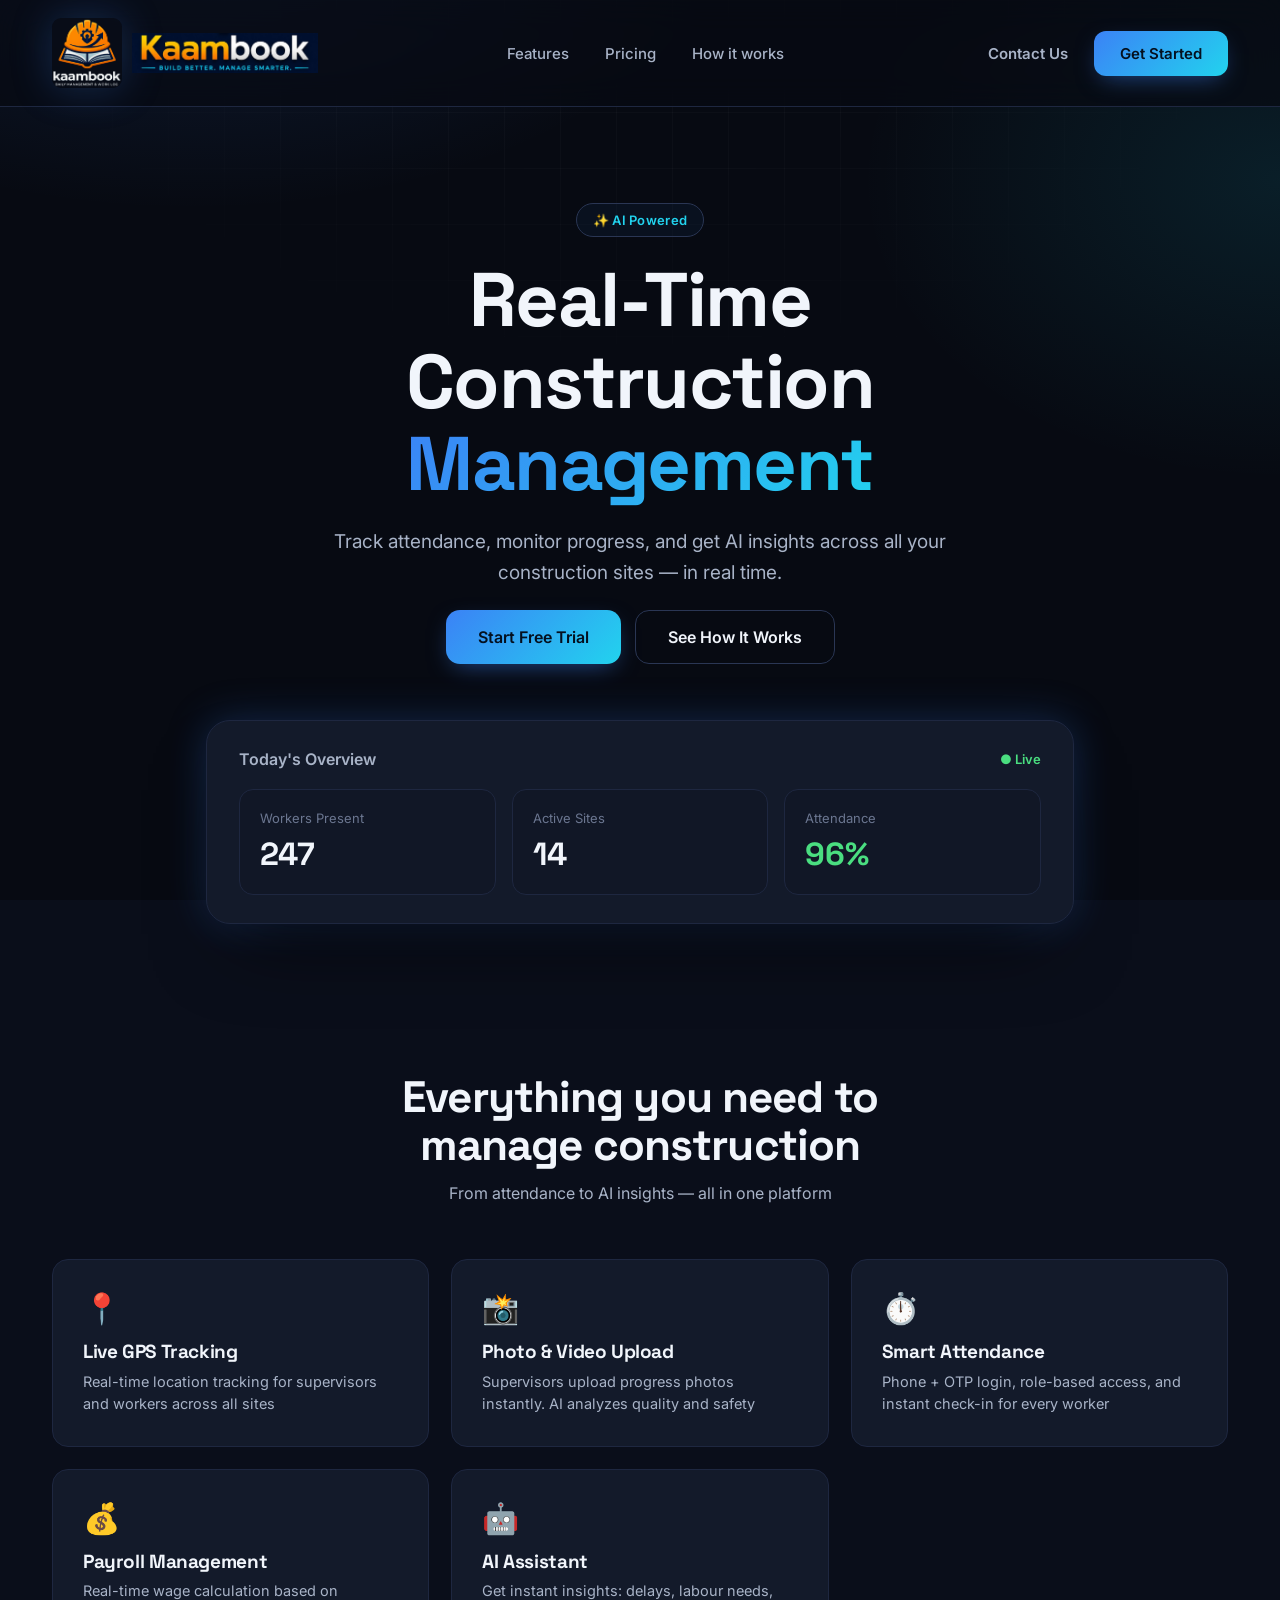
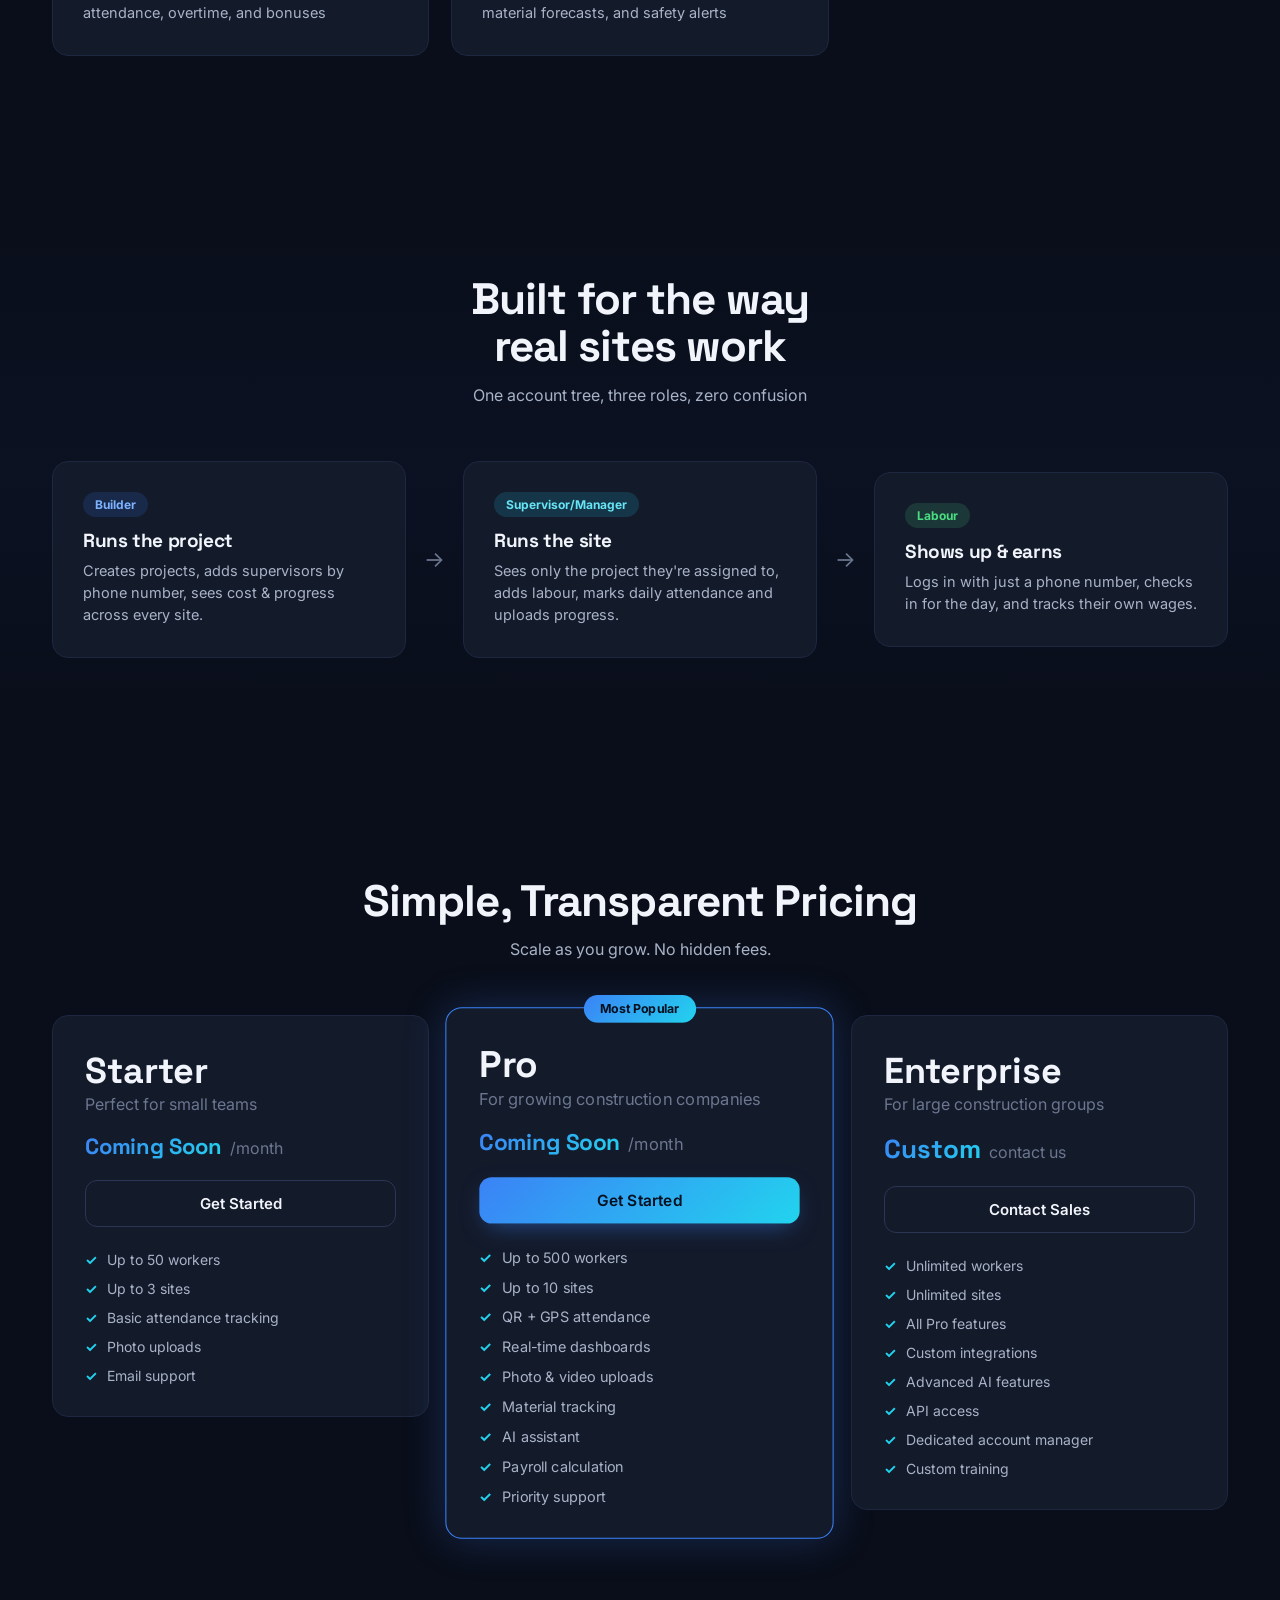
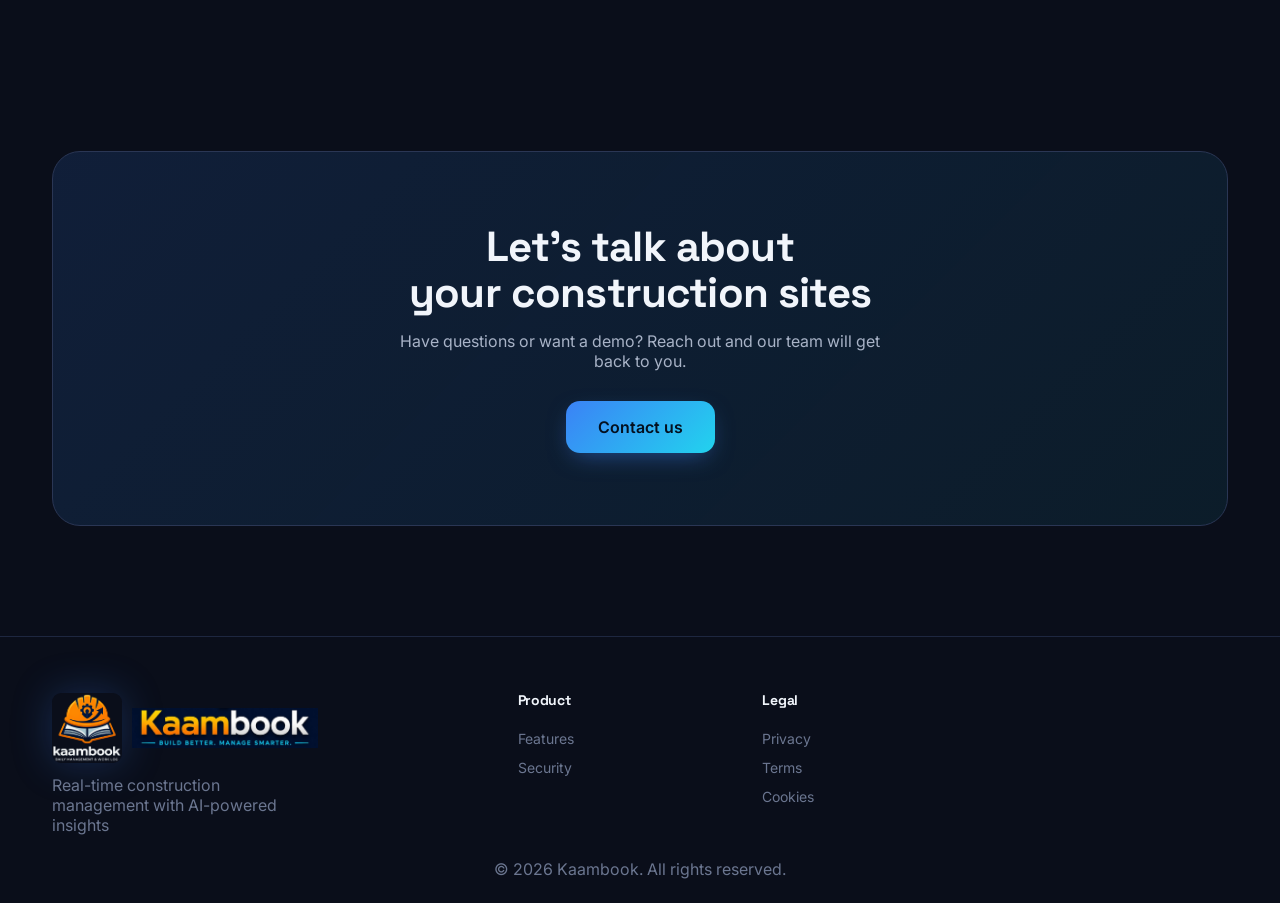
<file: locked prototype/index.html>
<!DOCTYPE html>
<html lang="en">
<head>
<meta charset="UTF-8">
<meta name="viewport" content="width=device-width, initial-scale=1.0">
<title>KaamBook — Real-Time Construction Management</title>
<link rel="stylesheet" href="styles.css">
<link rel="stylesheet" href="landing.css">
</head>
<body>
<div class="bg-ambient"></div>

<nav class="nav">
  <div class="nav-inner">
    <div class="brand"><span class="brand-mark"><img src="images/KaamBook Logo clear WITHOUT BODERS.png" alt="BuildSync AI logo"></span><img class="brand-name" src="images/file_00000000478481fb8cc124dec4cdbf59~3.jpg" alt="BuildSync AI"></div>
    <div class="nav-links">
      <a href="#features">Features</a>
      <a href="#pricing">Pricing</a>
      <a href="#how-it-works">How it works</a>
    </div>
    <div class="nav-actions">
      <a href="#contact" class="btn btn-text">Contact Us</a>
      <a href="coming-soon.html" class="btn btn-primary">Get Started</a>
    </div>
  </div>
</nav>

<!-- HERO -->
<header class="hero">
  <div class="container hero-inner">
    <div class="eyebrow reveal in-view">✨ AI Powered</div>
    <h1 class="hero-title reveal in-view" style="transition-delay:.08s">
      Real-Time Construction<br><span class="gradient-text">Management</span>
    </h1>
    <p class="hero-sub reveal in-view" style="transition-delay:.16s">
      Track attendance, monitor progress, and get AI insights
      across all your construction sites — in real time.
    </p>
    <div class="hero-cta reveal in-view" style="transition-delay:.24s">
      <a href="#pricing" class="btn btn-primary btn-lg">Start Free Trial</a>
      <a href="#how-it-works" class="btn btn-ghost btn-lg">See How It Works</a>
    </div>
  </div>

  <!-- Live dashboard mockup -->
  <div class="hero-panel reveal in-view" style="transition-delay:.32s">
    <div class="panel-frame">
      <div class="panel-top">
        <span>Today's Overview</span>
        <span class="live-dot">● Live</span>
      </div>
      <div class="panel-stats">
        <div class="stat"><span class="stat-label">Workers Present</span><span class="stat-value" data-count="247">0</span></div>
        <div class="stat"><span class="stat-label">Active Sites</span><span class="stat-value" data-count="14">0</span></div>
        <div class="stat"><span class="stat-label">Attendance</span><span class="stat-value good" data-count="96" data-suffix="%">0%</span></div>
      </div>
    </div>
  </div>
</header>

<!-- FEATURES -->
<section id="features" class="section">
  <div class="container">
    <div class="section-head reveal">
      <h2>Everything you need to<br>manage construction</h2>
      <p class="text-secondary">From attendance to AI insights — all in one platform</p>
    </div>
    <div class="feature-grid">
      <div class="card feature-card reveal">
        <div class="feature-icon">📍</div>
        <h3>Live GPS Tracking</h3>
        <p class="text-secondary">Real-time location tracking for supervisors and workers across all sites</p>
      </div>
      <div class="card feature-card reveal" style="transition-delay:.06s">
        <div class="feature-icon">📸</div>
        <h3>Photo &amp; Video Upload</h3>
        <p class="text-secondary">Supervisors upload progress photos instantly. AI analyzes quality and safety</p>
      </div>
      <div class="card feature-card reveal" style="transition-delay:.12s">
        <div class="feature-icon">⏱️</div>
        <h3>Smart Attendance</h3>
        <p class="text-secondary">Phone + OTP login, role-based access, and instant check-in for every worker</p>
      </div>
      <div class="card feature-card reveal" style="transition-delay:.18s">
        <div class="feature-icon">💰</div>
        <h3>Payroll Management</h3>
        <p class="text-secondary">Real-time wage calculation based on attendance, overtime, and bonuses</p>
      </div>
      <div class="card feature-card reveal" style="transition-delay:.24s">
        <div class="feature-icon">🤖</div>
        <h3>AI Assistant</h3>
        <p class="text-secondary">Get instant insights: delays, labour needs, material forecasts, and safety alerts</p>
      </div>
    </div>
  </div>
</section>

<!-- HOW IT WORKS -->
<section id="how-it-works" class="section alt">
  <div class="container">
    <div class="section-head reveal">
      <h2>Built for the way<br>real sites work</h2>
      <p class="text-secondary">One account tree, three roles, zero confusion</p>
    </div>
    <div class="role-grid">
      <div class="card role-card reveal">
        <span class="role-tag builder-tag">Builder</span>
        <h3>Runs the project</h3>
        <p class="text-secondary">Creates projects, adds supervisors by phone number, sees cost &amp; progress across every site.</p>
      </div>
      <div class="role-arrow reveal">→</div>
      <div class="card role-card reveal" style="transition-delay:.08s">
        <span class="role-tag supervisor-tag">Supervisor/Manager</span>
        <h3>Runs the site</h3>
        <p class="text-secondary">Sees only the project they're assigned to, adds labour, marks daily attendance and uploads progress.</p>
      </div>
      <div class="role-arrow reveal" style="transition-delay:.12s">→</div>
      <div class="card role-card reveal" style="transition-delay:.16s">
        <span class="role-tag worker-tag">Labour</span>
        <h3>Shows up &amp; earns</h3>
        <p class="text-secondary">Logs in with just a phone number, checks in for the day, and tracks their own wages.</p>
      </div>
    </div>
  </div>
</section>

<!-- PRICING -->
<section id="pricing" class="section">
  <div class="container">
    <div class="section-head reveal">
      <h2>Simple, Transparent Pricing</h2>
      <p class="text-secondary">Scale as you grow. No hidden fees.</p>
    </div>
    <div class="pricing-grid">
      <div class="card price-card reveal">
        <span class="price-plan">Starter</span>
        <p class="text-muted">Perfect for small teams</p>
        <div class="price"><span class="price-amt price-secret">Coming Soon</span><span class="text-muted">/month</span></div>
        <a href="login.html?intent=signup" class="btn btn-ghost btn-block">Get Started</a>
        <ul class="price-list">
          <li>Up to 50 workers</li>
          <li>Up to 3 sites</li>
          <li>Basic attendance tracking</li>
          <li>Photo uploads</li>
          <li>Email support</li>
        </ul>
      </div>
      <div class="card price-card featured reveal" style="transition-delay:.08s">
        <span class="popular-badge">Most Popular</span>
        <span class="price-plan">Pro</span>
        <p class="text-muted">For growing construction companies</p>
        <div class="price"><span class="price-amt price-secret">Coming Soon</span><span class="text-muted">/month</span></div>
        <a href="login.html?intent=signup" class="btn btn-primary btn-block">Get Started</a>
        <ul class="price-list">
          <li>Up to 500 workers</li>
          <li>Up to 10 sites</li>
          <li>QR + GPS attendance</li>
          <li>Real-time dashboards</li>
          <li>Photo &amp; video uploads</li>
          <li>Material tracking</li>
          <li>AI assistant</li>
          <li>Payroll calculation</li>
          <li>Priority support</li>
        </ul>
      </div>
      <div class="card price-card reveal" style="transition-delay:.16s">
        <span class="price-plan">Enterprise</span>
        <p class="text-muted">For large construction groups</p>
        <div class="price"><span class="price-amt">Custom</span><span class="text-muted">contact us</span></div>
        <a href="#" class="btn btn-ghost btn-block">Contact Sales</a>
        <ul class="price-list">
          <li>Unlimited workers</li>
          <li>Unlimited sites</li>
          <li>All Pro features</li>
          <li>Custom integrations</li>
          <li>Advanced AI features</li>
          <li>API access</li>
          <li>Dedicated account manager</li>
          <li>Custom training</li>
        </ul>
      </div>
    </div>
  </div>
</section>

<!-- CONTACT -->
<section id="contact" class="section">
  <div class="container">
    <div class="cta-banner reveal">
      <h2>Let's talk about<br>your construction sites</h2>
      <p class="text-secondary">Have questions or want a demo? Reach out and our team will get back to you.</p>
      <div class="hero-cta">
        <a href="mailto:support.kaambook@gmail.com" class="btn btn-primary btn-lg">Contact us</a>
      </div>
    </div>
  </div>
</section>

<footer class="footer">
  <div class="container footer-inner">
    <div>
      <div class="brand"><span class="brand-mark"><img src="images/KaamBook Logo clear WITHOUT BODERS.png" alt="BuildSync AI logo"></span><img class="brand-name" src="images/file_00000000478481fb8cc124dec4cdbf59~3.jpg" alt="BuildSync AI"></div>
      <p class="text-muted" style="max-width:260px;margin-top:12px">Real-time construction management with AI-powered insights</p>
    </div>
    <div>
      <h4>Product</h4>
      <a href="#features">Features</a><a href="#">Security</a>
    </div>
    
    <div>
      <h4>Legal</h4>
      <a href="#">Privacy</a><a href="#">Terms</a><a href="#">Cookies</a>
    </div>
  </div>
  <p class="text-muted" style="text-align:center;padding:24px 0">© 2026 Kaambook. All rights reserved.</p>
</footer>

<script src="ui.js"></script>
<script src="landing.js"></script>
</body>
</html>
</file>
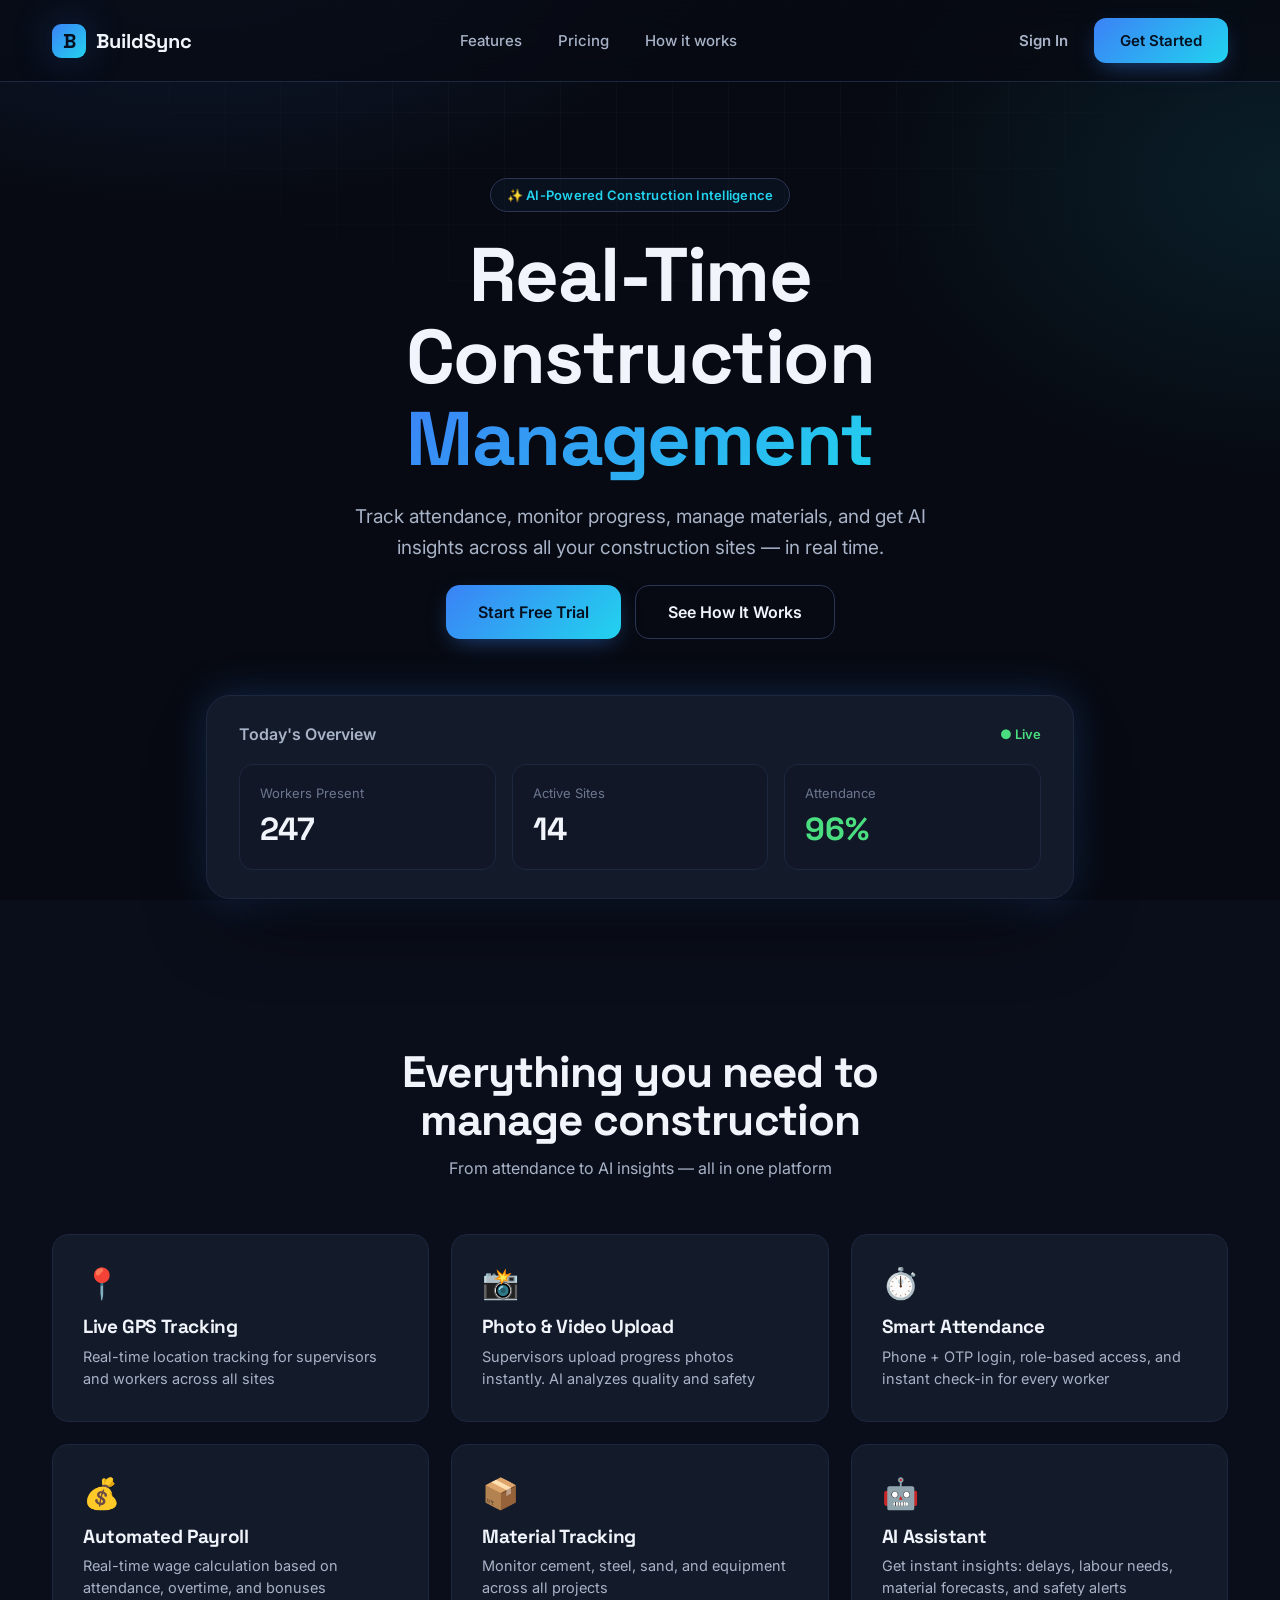
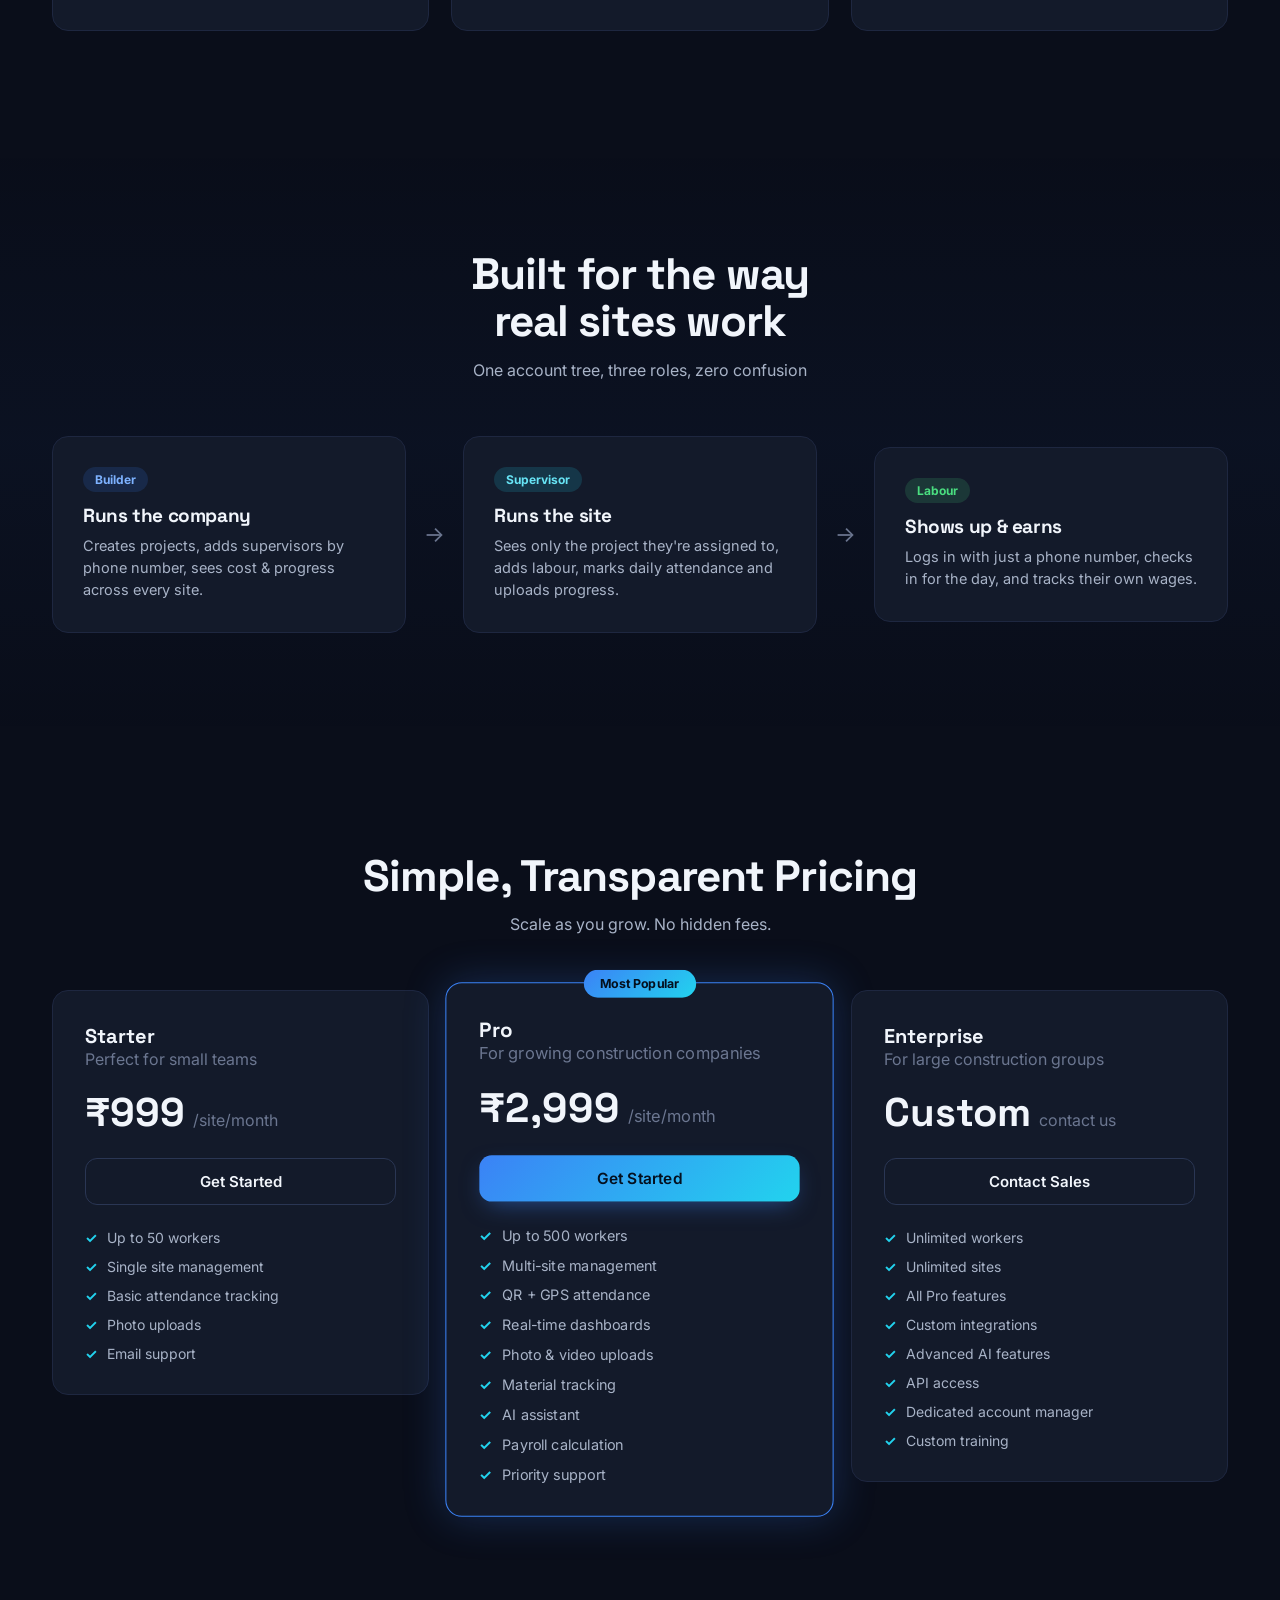
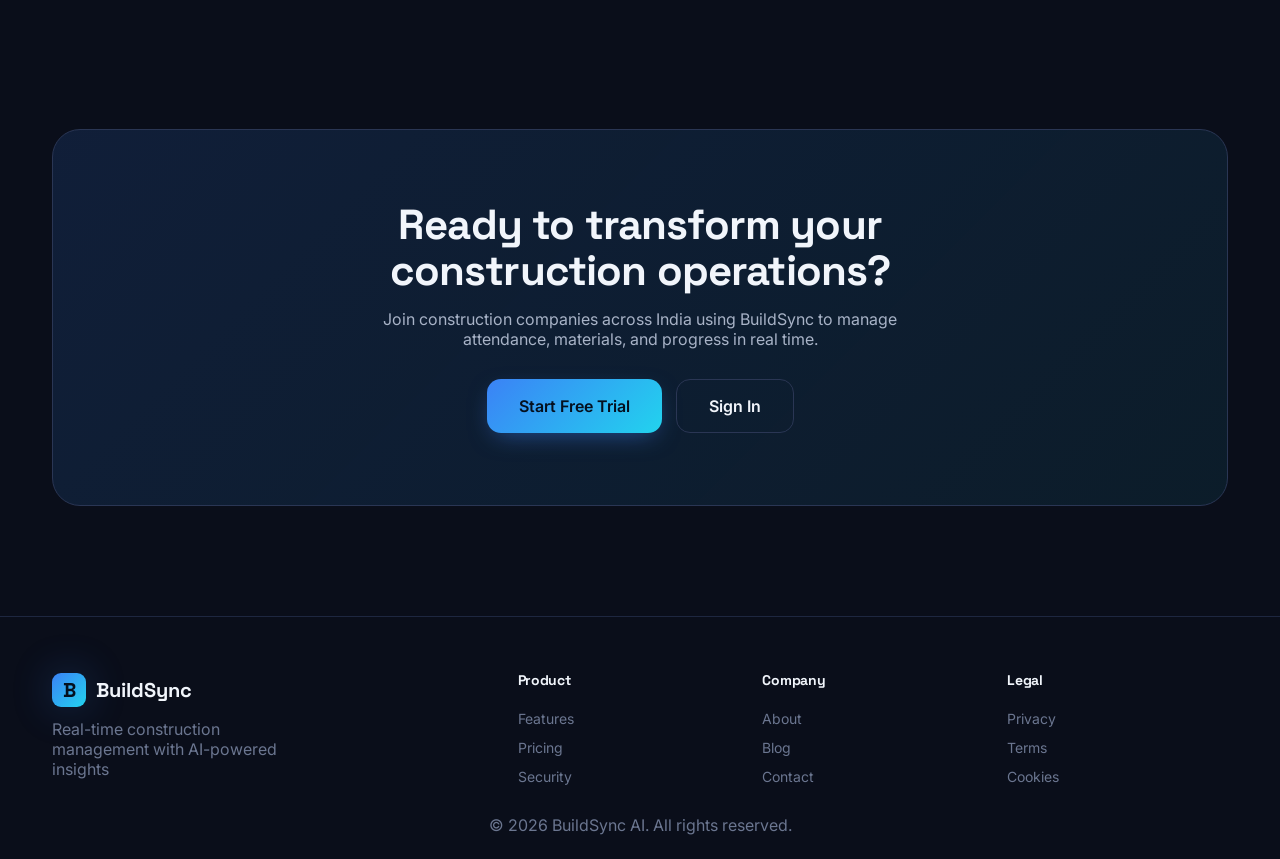
<file: Main prototype/index.html>
<!DOCTYPE html>
<html lang="en">
<head>
<meta charset="UTF-8">
<meta name="viewport" content="width=device-width, initial-scale=1.0">
<title>BuildSync AI — Real-Time Construction Management</title>
<link rel="stylesheet" href="styles.css">
<link rel="stylesheet" href="landing.css">
</head>
<body>
<div class="bg-ambient"></div>

<nav class="nav">
  <div class="nav-inner">
    <div class="brand"><span class="brand-mark">B</span>BuildSync</div>
    <div class="nav-links">
      <a href="#features">Features</a>
      <a href="#pricing">Pricing</a>
      <a href="#how-it-works">How it works</a>
    </div>
    <div class="nav-actions">
      <a href="login.html" class="btn btn-text">Sign In</a>
      <a href="login.html?intent=signup" class="btn btn-primary">Get Started</a>
    </div>
  </div>
</nav>

<!-- HERO -->
<header class="hero">
  <div class="container hero-inner">
    <div class="eyebrow reveal in-view">✨ AI-Powered Construction Intelligence</div>
    <h1 class="hero-title reveal in-view" style="transition-delay:.08s">
      Real-Time Construction<br><span class="gradient-text">Management</span>
    </h1>
    <p class="hero-sub reveal in-view" style="transition-delay:.16s">
      Track attendance, monitor progress, manage materials, and get AI insights
      across all your construction sites — in real time.
    </p>
    <div class="hero-cta reveal in-view" style="transition-delay:.24s">
      <a href="login.html?intent=signup" class="btn btn-primary btn-lg">Start Free Trial</a>
      <a href="#how-it-works" class="btn btn-ghost btn-lg">See How It Works</a>
    </div>
  </div>

  <!-- Live dashboard mockup -->
  <div class="hero-panel reveal in-view" style="transition-delay:.32s">
    <div class="panel-frame">
      <div class="panel-top">
        <span>Today's Overview</span>
        <span class="live-dot">● Live</span>
      </div>
      <div class="panel-stats">
        <div class="stat"><span class="stat-label">Workers Present</span><span class="stat-value" data-count="247">0</span></div>
        <div class="stat"><span class="stat-label">Active Sites</span><span class="stat-value" data-count="14">0</span></div>
        <div class="stat"><span class="stat-label">Attendance</span><span class="stat-value good" data-count="96" data-suffix="%">0%</span></div>
      </div>
    </div>
  </div>
</header>

<!-- FEATURES -->
<section id="features" class="section">
  <div class="container">
    <div class="section-head reveal">
      <h2>Everything you need to<br>manage construction</h2>
      <p class="text-secondary">From attendance to AI insights — all in one platform</p>
    </div>
    <div class="feature-grid">
      <div class="card feature-card reveal">
        <div class="feature-icon">📍</div>
        <h3>Live GPS Tracking</h3>
        <p class="text-secondary">Real-time location tracking for supervisors and workers across all sites</p>
      </div>
      <div class="card feature-card reveal" style="transition-delay:.06s">
        <div class="feature-icon">📸</div>
        <h3>Photo &amp; Video Upload</h3>
        <p class="text-secondary">Supervisors upload progress photos instantly. AI analyzes quality and safety</p>
      </div>
      <div class="card feature-card reveal" style="transition-delay:.12s">
        <div class="feature-icon">⏱️</div>
        <h3>Smart Attendance</h3>
        <p class="text-secondary">Phone + OTP login, role-based access, and instant check-in for every worker</p>
      </div>
      <div class="card feature-card reveal" style="transition-delay:.18s">
        <div class="feature-icon">💰</div>
        <h3>Automated Payroll</h3>
        <p class="text-secondary">Real-time wage calculation based on attendance, overtime, and bonuses</p>
      </div>
      <div class="card feature-card reveal" style="transition-delay:.24s">
        <div class="feature-icon">📦</div>
        <h3>Material Tracking</h3>
        <p class="text-secondary">Monitor cement, steel, sand, and equipment across all projects</p>
      </div>
      <div class="card feature-card reveal" style="transition-delay:.3s">
        <div class="feature-icon">🤖</div>
        <h3>AI Assistant</h3>
        <p class="text-secondary">Get instant insights: delays, labour needs, material forecasts, and safety alerts</p>
      </div>
    </div>
  </div>
</section>

<!-- HOW IT WORKS -->
<section id="how-it-works" class="section alt">
  <div class="container">
    <div class="section-head reveal">
      <h2>Built for the way<br>real sites work</h2>
      <p class="text-secondary">One account tree, three roles, zero confusion</p>
    </div>
    <div class="role-grid">
      <div class="card role-card reveal">
        <span class="role-tag builder-tag">Builder</span>
        <h3>Runs the company</h3>
        <p class="text-secondary">Creates projects, adds supervisors by phone number, sees cost &amp; progress across every site.</p>
      </div>
      <div class="role-arrow reveal">→</div>
      <div class="card role-card reveal" style="transition-delay:.08s">
        <span class="role-tag supervisor-tag">Supervisor</span>
        <h3>Runs the site</h3>
        <p class="text-secondary">Sees only the project they're assigned to, adds labour, marks daily attendance and uploads progress.</p>
      </div>
      <div class="role-arrow reveal" style="transition-delay:.12s">→</div>
      <div class="card role-card reveal" style="transition-delay:.16s">
        <span class="role-tag worker-tag">Labour</span>
        <h3>Shows up &amp; earns</h3>
        <p class="text-secondary">Logs in with just a phone number, checks in for the day, and tracks their own wages.</p>
      </div>
    </div>
  </div>
</section>

<!-- PRICING -->
<section id="pricing" class="section">
  <div class="container">
    <div class="section-head reveal">
      <h2>Simple, Transparent Pricing</h2>
      <p class="text-secondary">Scale as you grow. No hidden fees.</p>
    </div>
    <div class="pricing-grid">
      <div class="card price-card reveal">
        <span class="price-plan">Starter</span>
        <p class="text-muted">Perfect for small teams</p>
        <div class="price"><span class="price-amt">₹999</span><span class="text-muted">/site/month</span></div>
        <a href="login.html?intent=signup" class="btn btn-ghost btn-block">Get Started</a>
        <ul class="price-list">
          <li>Up to 50 workers</li>
          <li>Single site management</li>
          <li>Basic attendance tracking</li>
          <li>Photo uploads</li>
          <li>Email support</li>
        </ul>
      </div>
      <div class="card price-card featured reveal" style="transition-delay:.08s">
        <span class="popular-badge">Most Popular</span>
        <span class="price-plan">Pro</span>
        <p class="text-muted">For growing construction companies</p>
        <div class="price"><span class="price-amt">₹2,999</span><span class="text-muted">/site/month</span></div>
        <a href="login.html?intent=signup" class="btn btn-primary btn-block">Get Started</a>
        <ul class="price-list">
          <li>Up to 500 workers</li>
          <li>Multi-site management</li>
          <li>QR + GPS attendance</li>
          <li>Real-time dashboards</li>
          <li>Photo &amp; video uploads</li>
          <li>Material tracking</li>
          <li>AI assistant</li>
          <li>Payroll calculation</li>
          <li>Priority support</li>
        </ul>
      </div>
      <div class="card price-card reveal" style="transition-delay:.16s">
        <span class="price-plan">Enterprise</span>
        <p class="text-muted">For large construction groups</p>
        <div class="price"><span class="price-amt">Custom</span><span class="text-muted">contact us</span></div>
        <a href="#" class="btn btn-ghost btn-block">Contact Sales</a>
        <ul class="price-list">
          <li>Unlimited workers</li>
          <li>Unlimited sites</li>
          <li>All Pro features</li>
          <li>Custom integrations</li>
          <li>Advanced AI features</li>
          <li>API access</li>
          <li>Dedicated account manager</li>
          <li>Custom training</li>
        </ul>
      </div>
    </div>
  </div>
</section>

<!-- FINAL CTA -->
<section class="section">
  <div class="container">
    <div class="cta-banner reveal">
      <h2>Ready to transform your<br>construction operations?</h2>
      <p class="text-secondary">Join construction companies across India using BuildSync to manage attendance, materials, and progress in real time.</p>
      <div class="hero-cta">
        <a href="login.html?intent=signup" class="btn btn-primary btn-lg">Start Free Trial</a>
        <a href="login.html" class="btn btn-ghost btn-lg">Sign In</a>
      </div>
    </div>
  </div>
</section>

<footer class="footer">
  <div class="container footer-inner">
    <div>
      <div class="brand"><span class="brand-mark">B</span>BuildSync</div>
      <p class="text-muted" style="max-width:260px;margin-top:12px">Real-time construction management with AI-powered insights</p>
    </div>
    <div>
      <h4>Product</h4>
      <a href="#features">Features</a><a href="#pricing">Pricing</a><a href="#">Security</a>
    </div>
    <div>
      <h4>Company</h4>
      <a href="#">About</a><a href="#">Blog</a><a href="#">Contact</a>
    </div>
    <div>
      <h4>Legal</h4>
      <a href="#">Privacy</a><a href="#">Terms</a><a href="#">Cookies</a>
    </div>
  </div>
  <p class="text-muted" style="text-align:center;padding:24px 0">© 2026 BuildSync AI. All rights reserved.</p>
</footer>

<script src="ui.js"></script>
<script src="landing.js"></script>
</body>
</html>
</file>
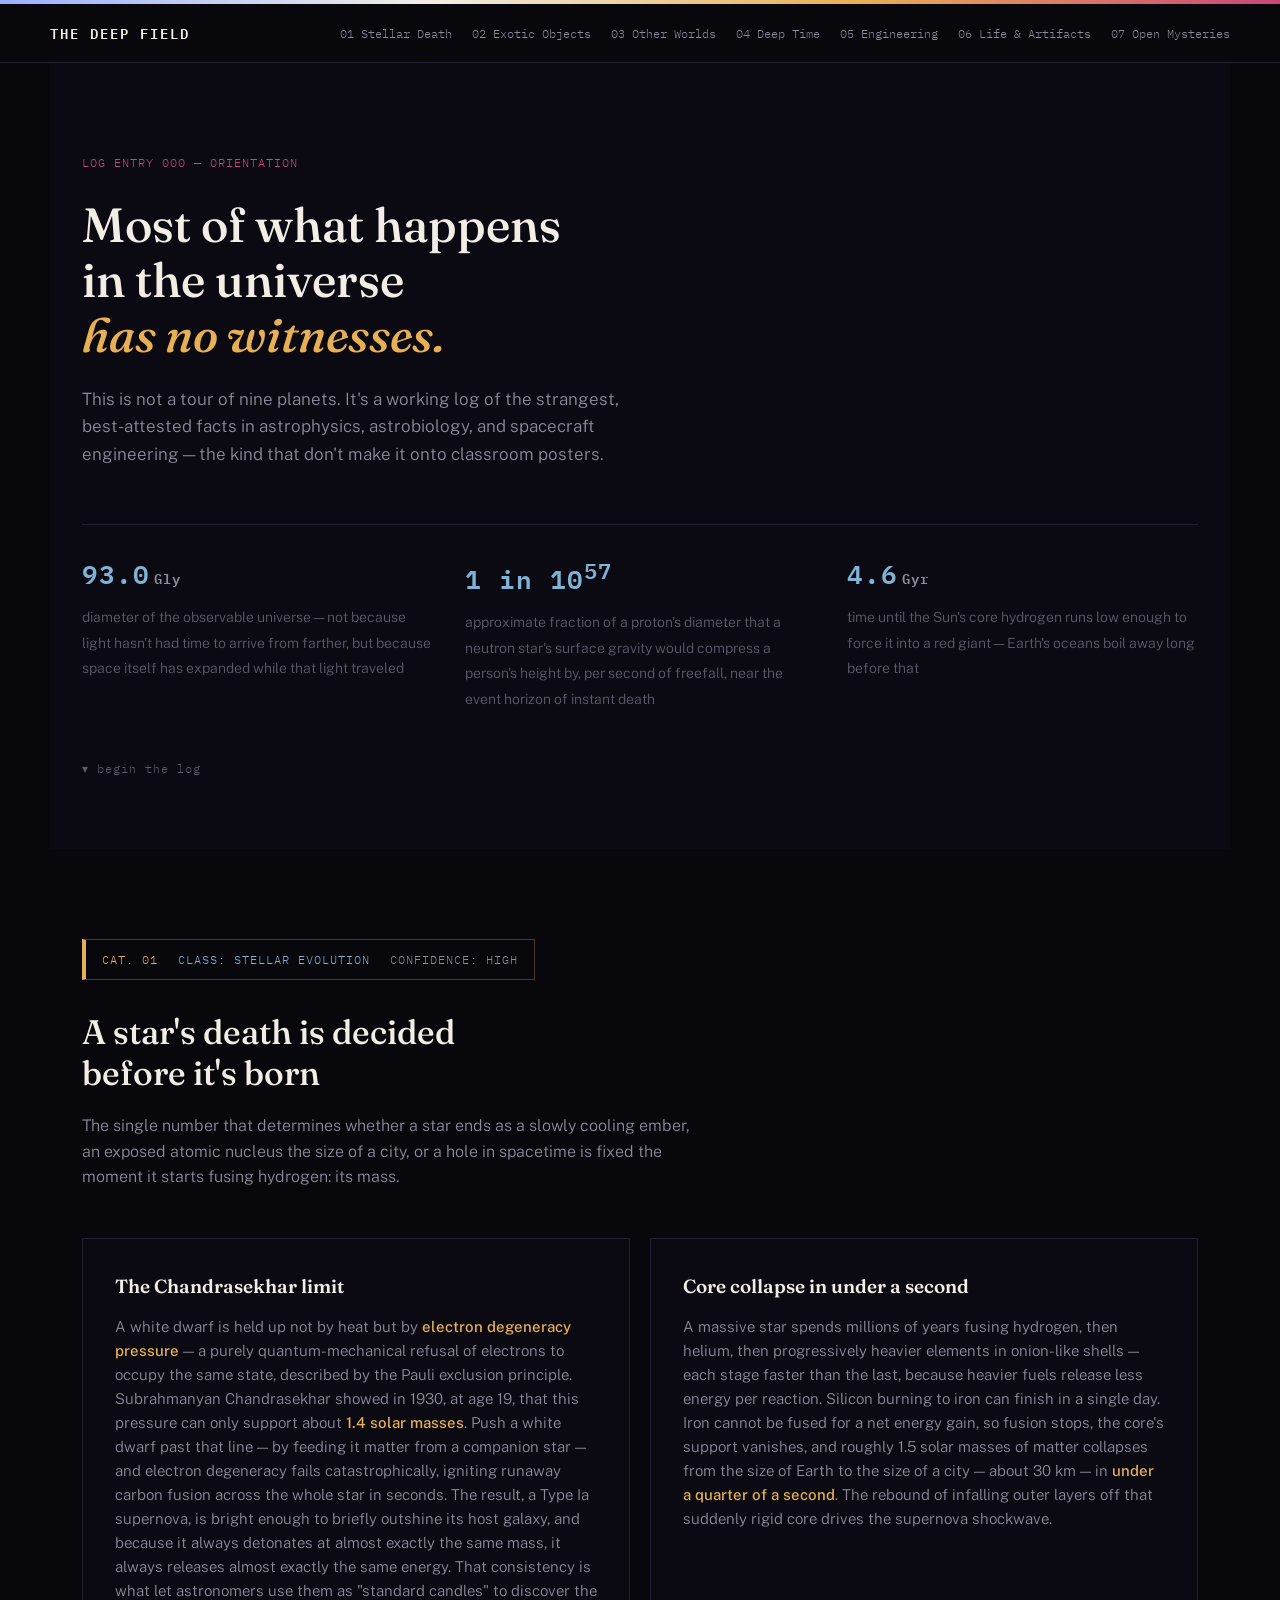
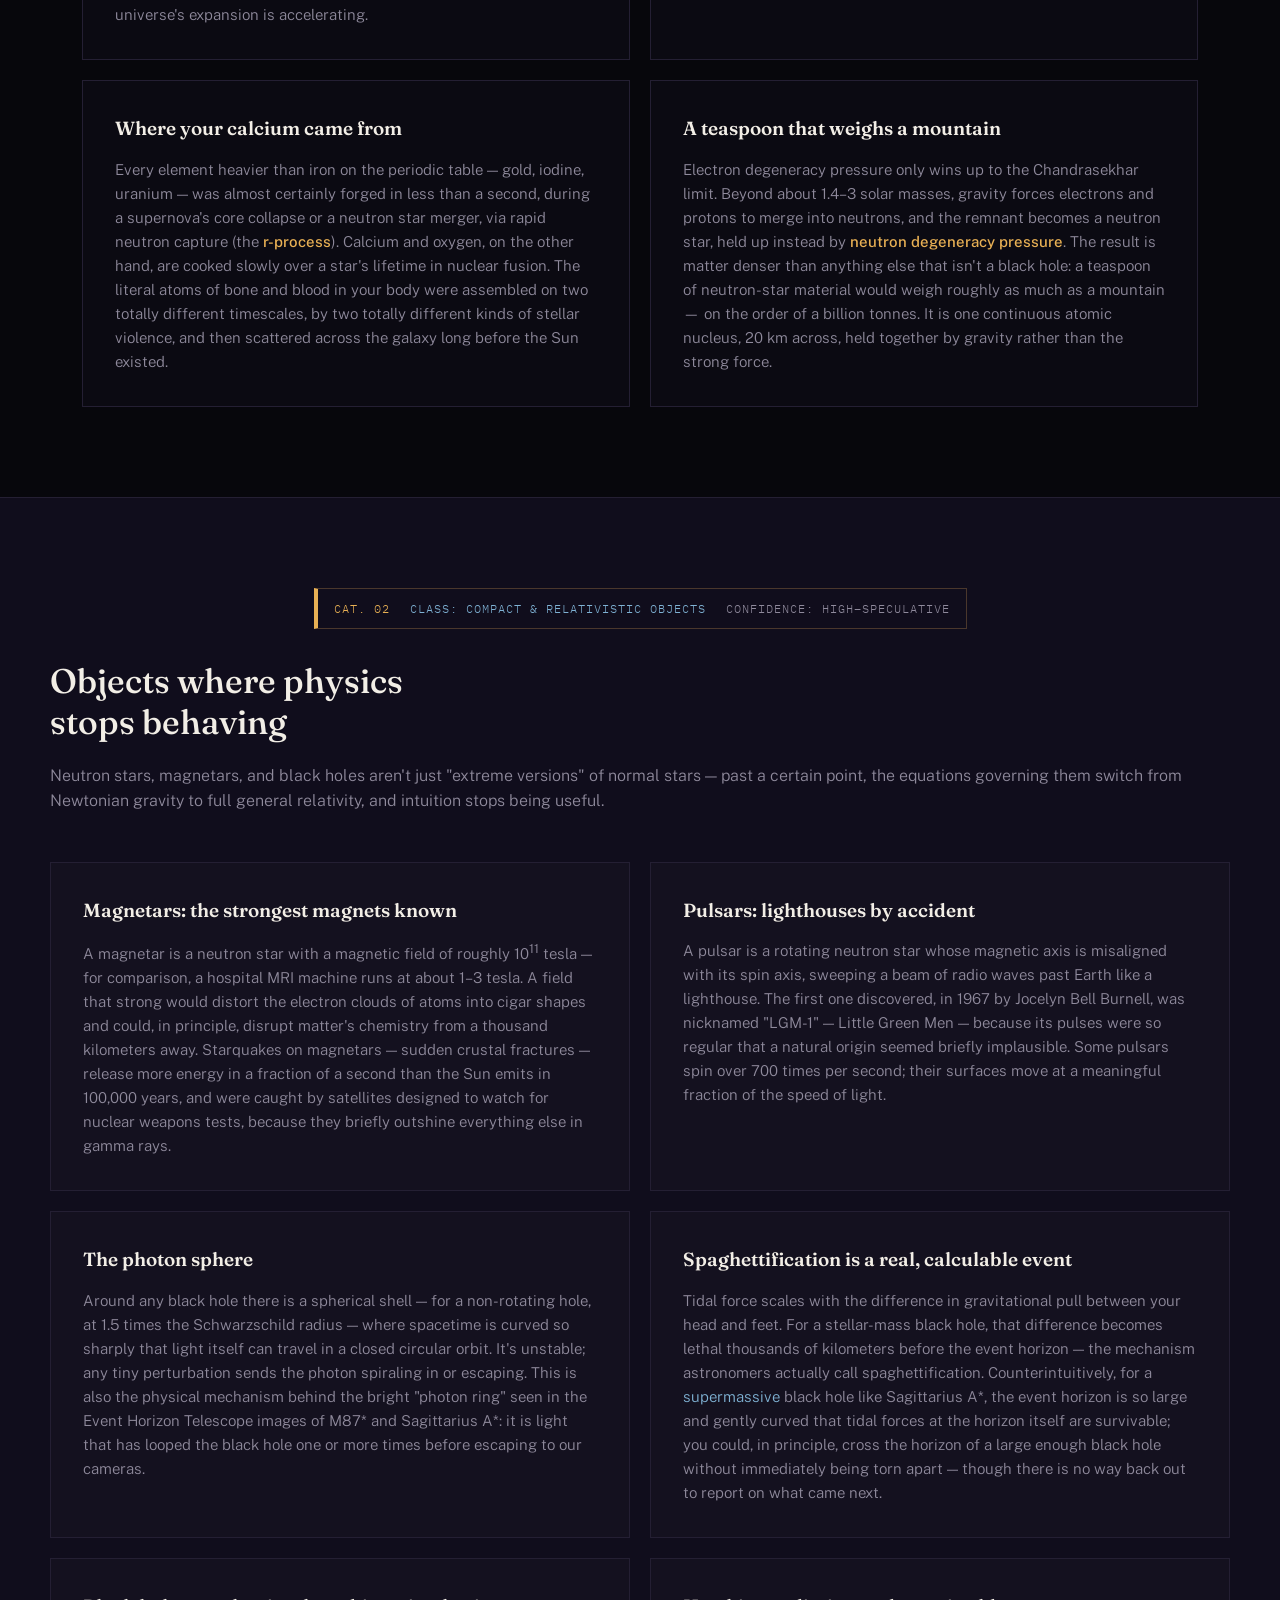
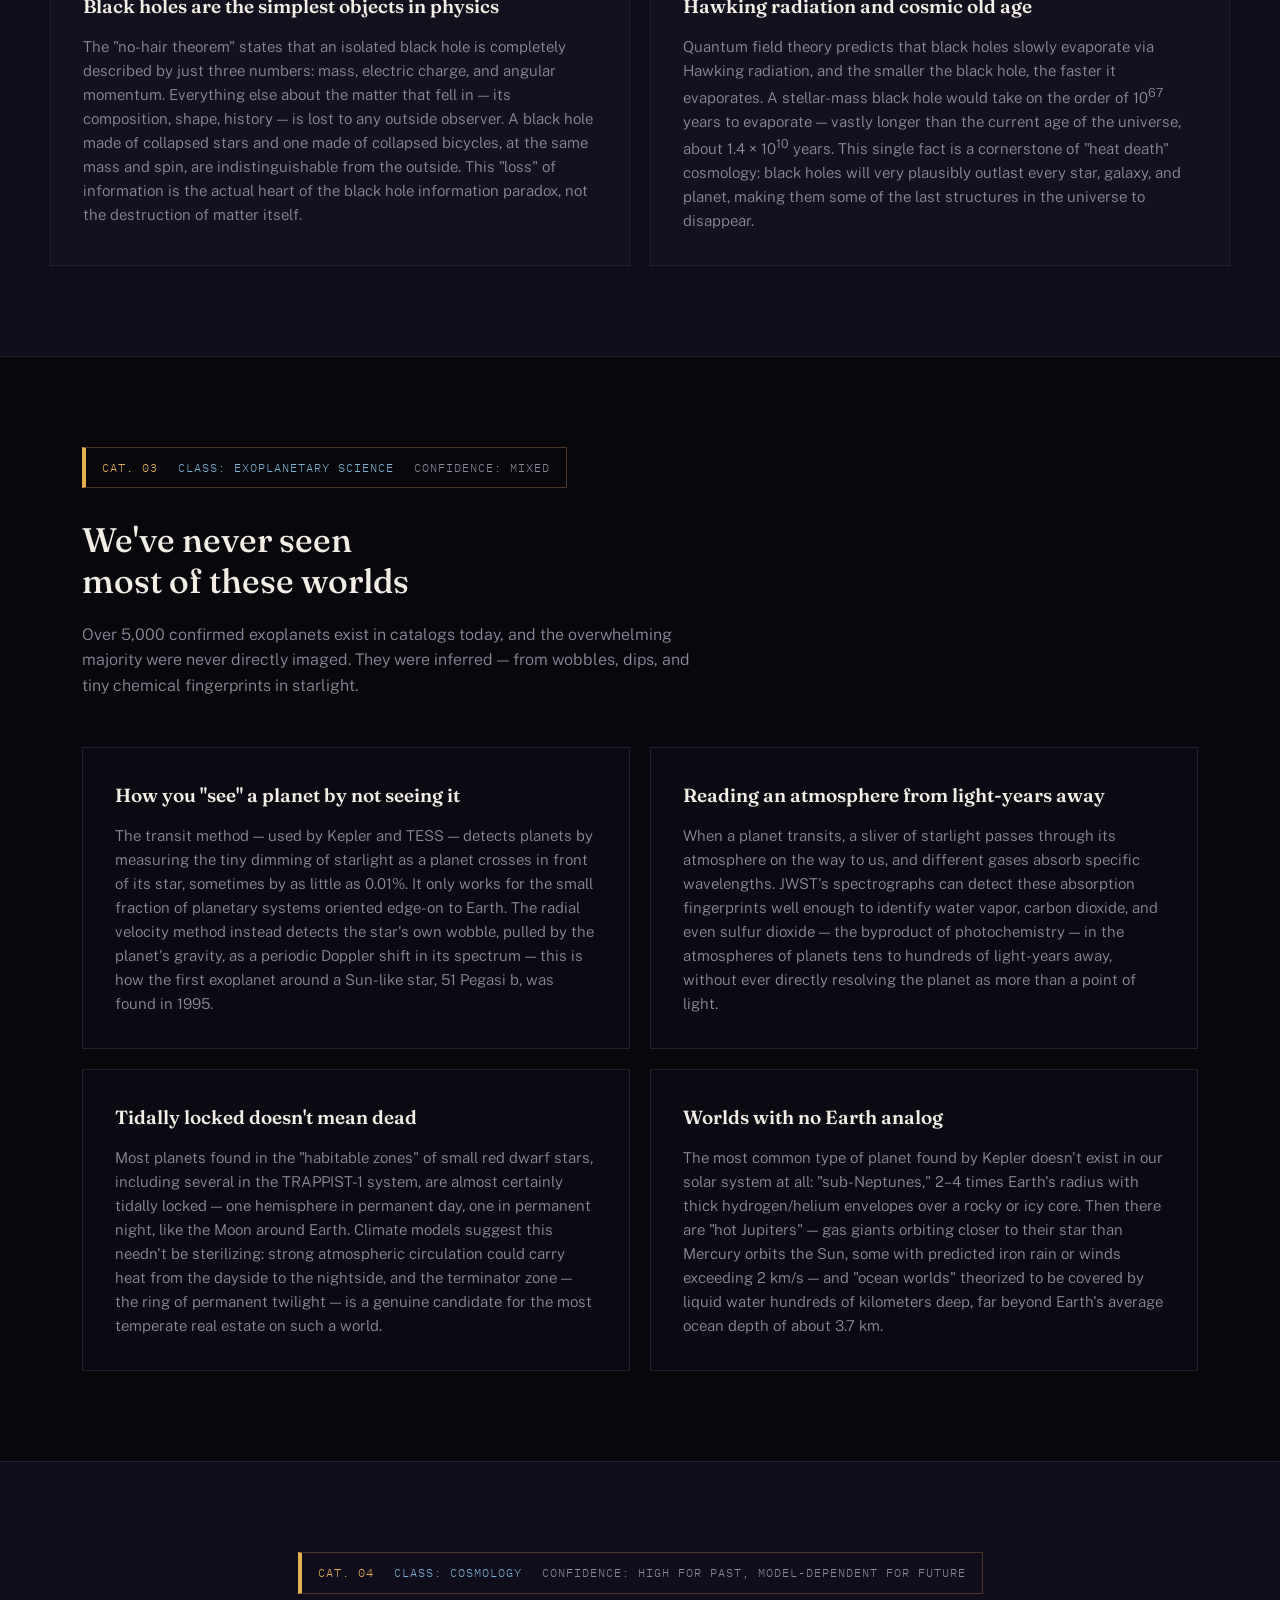
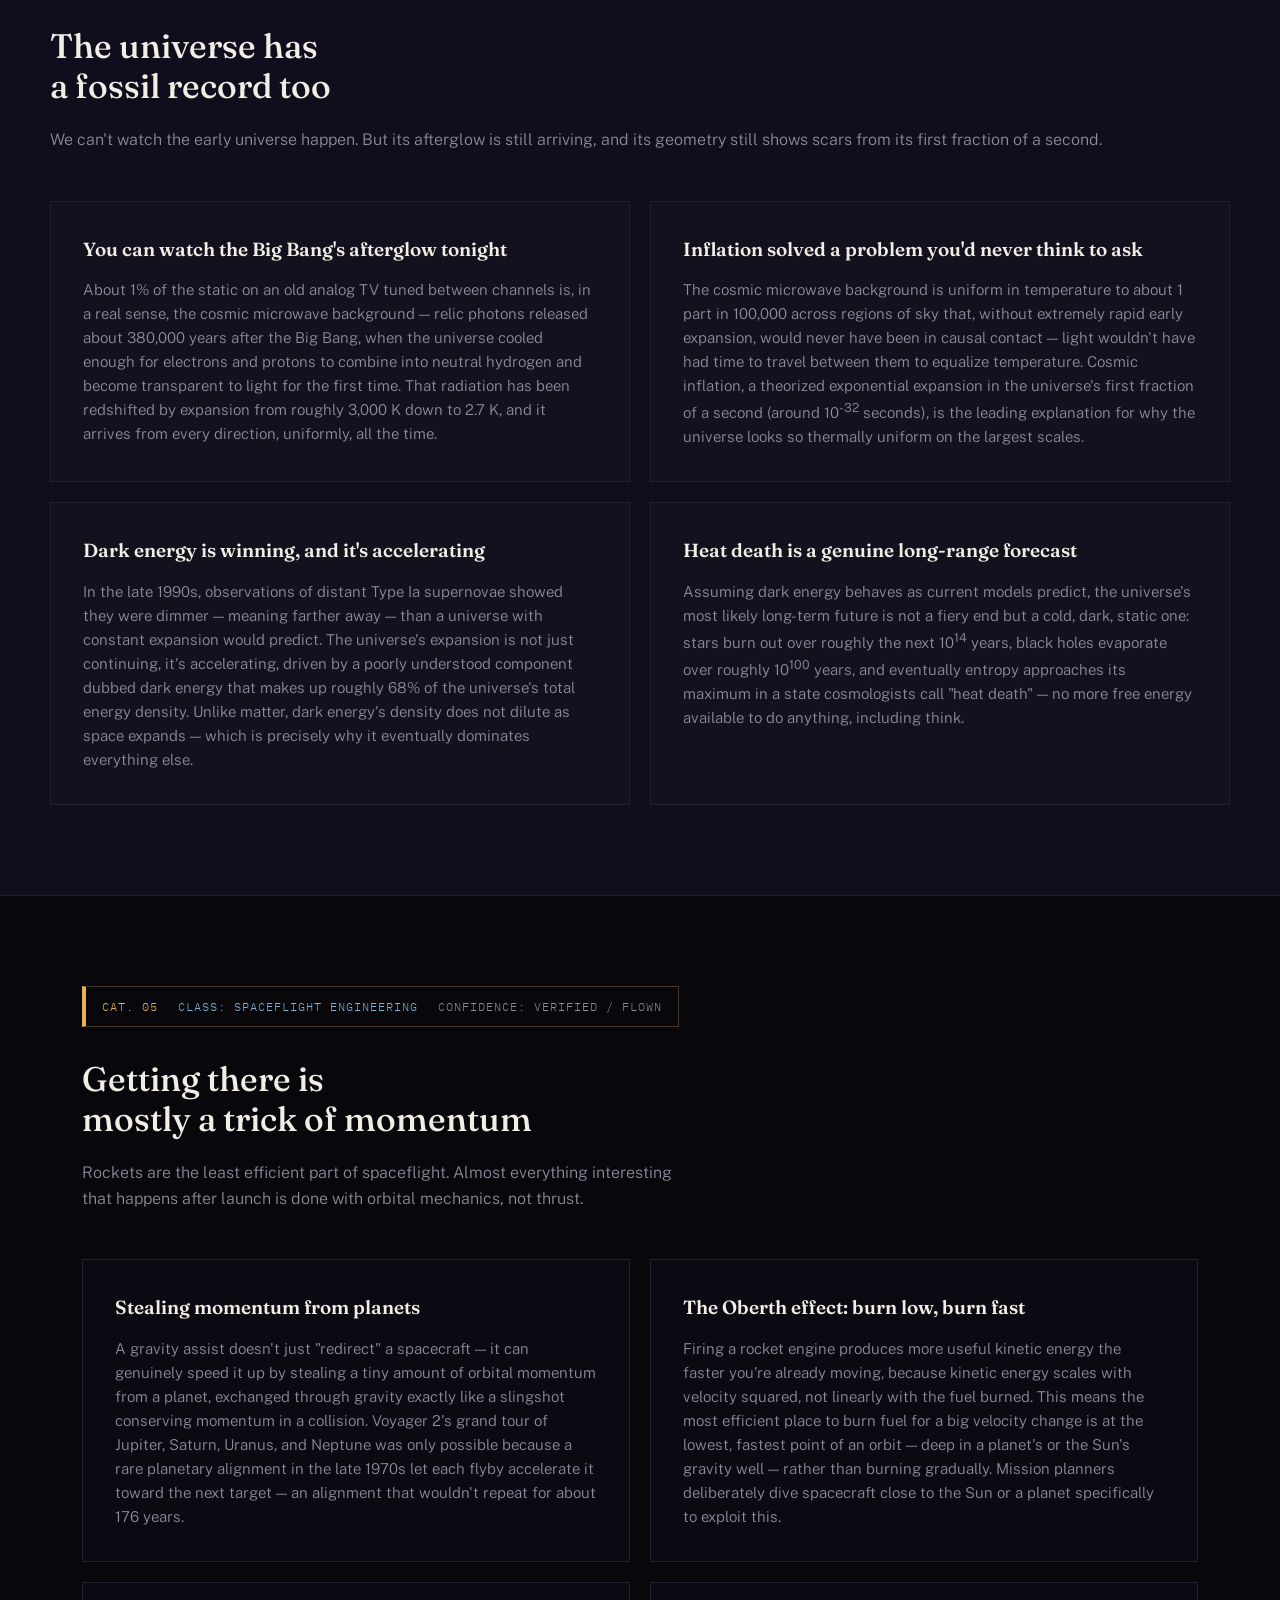
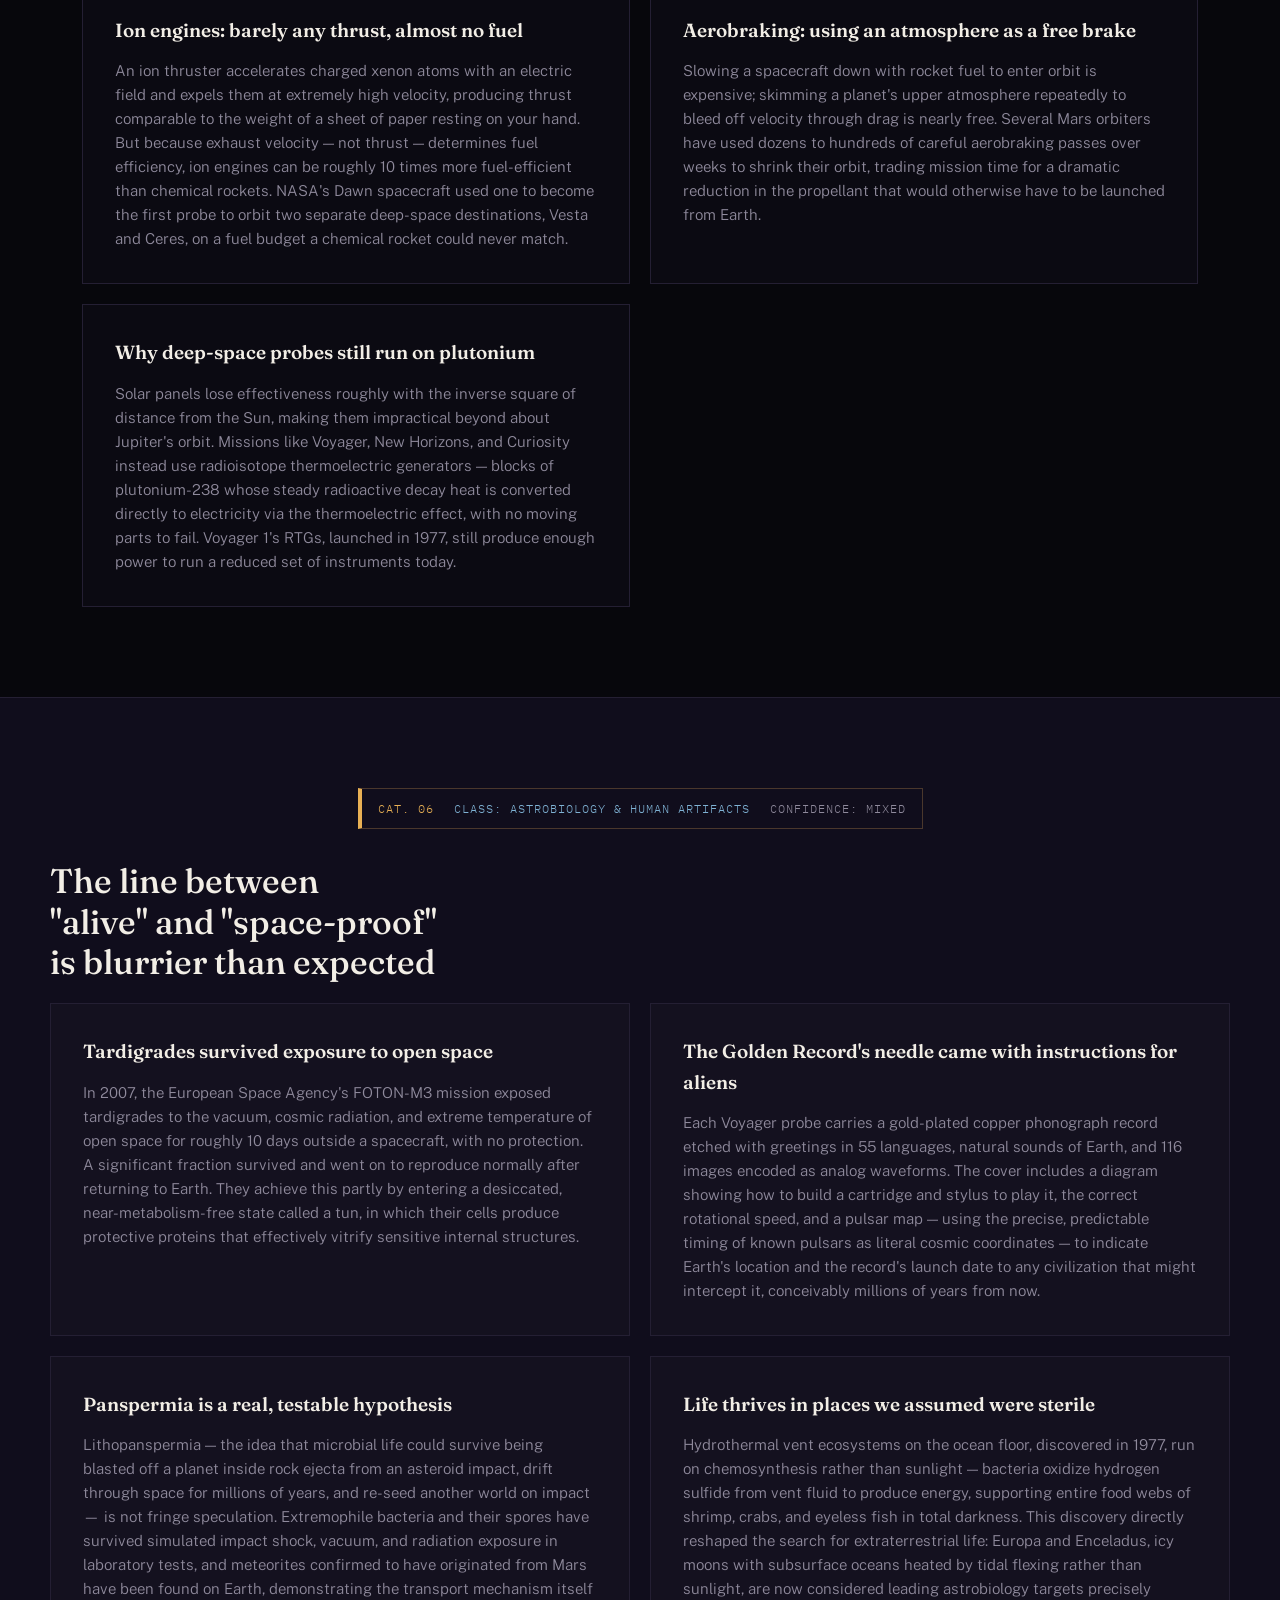
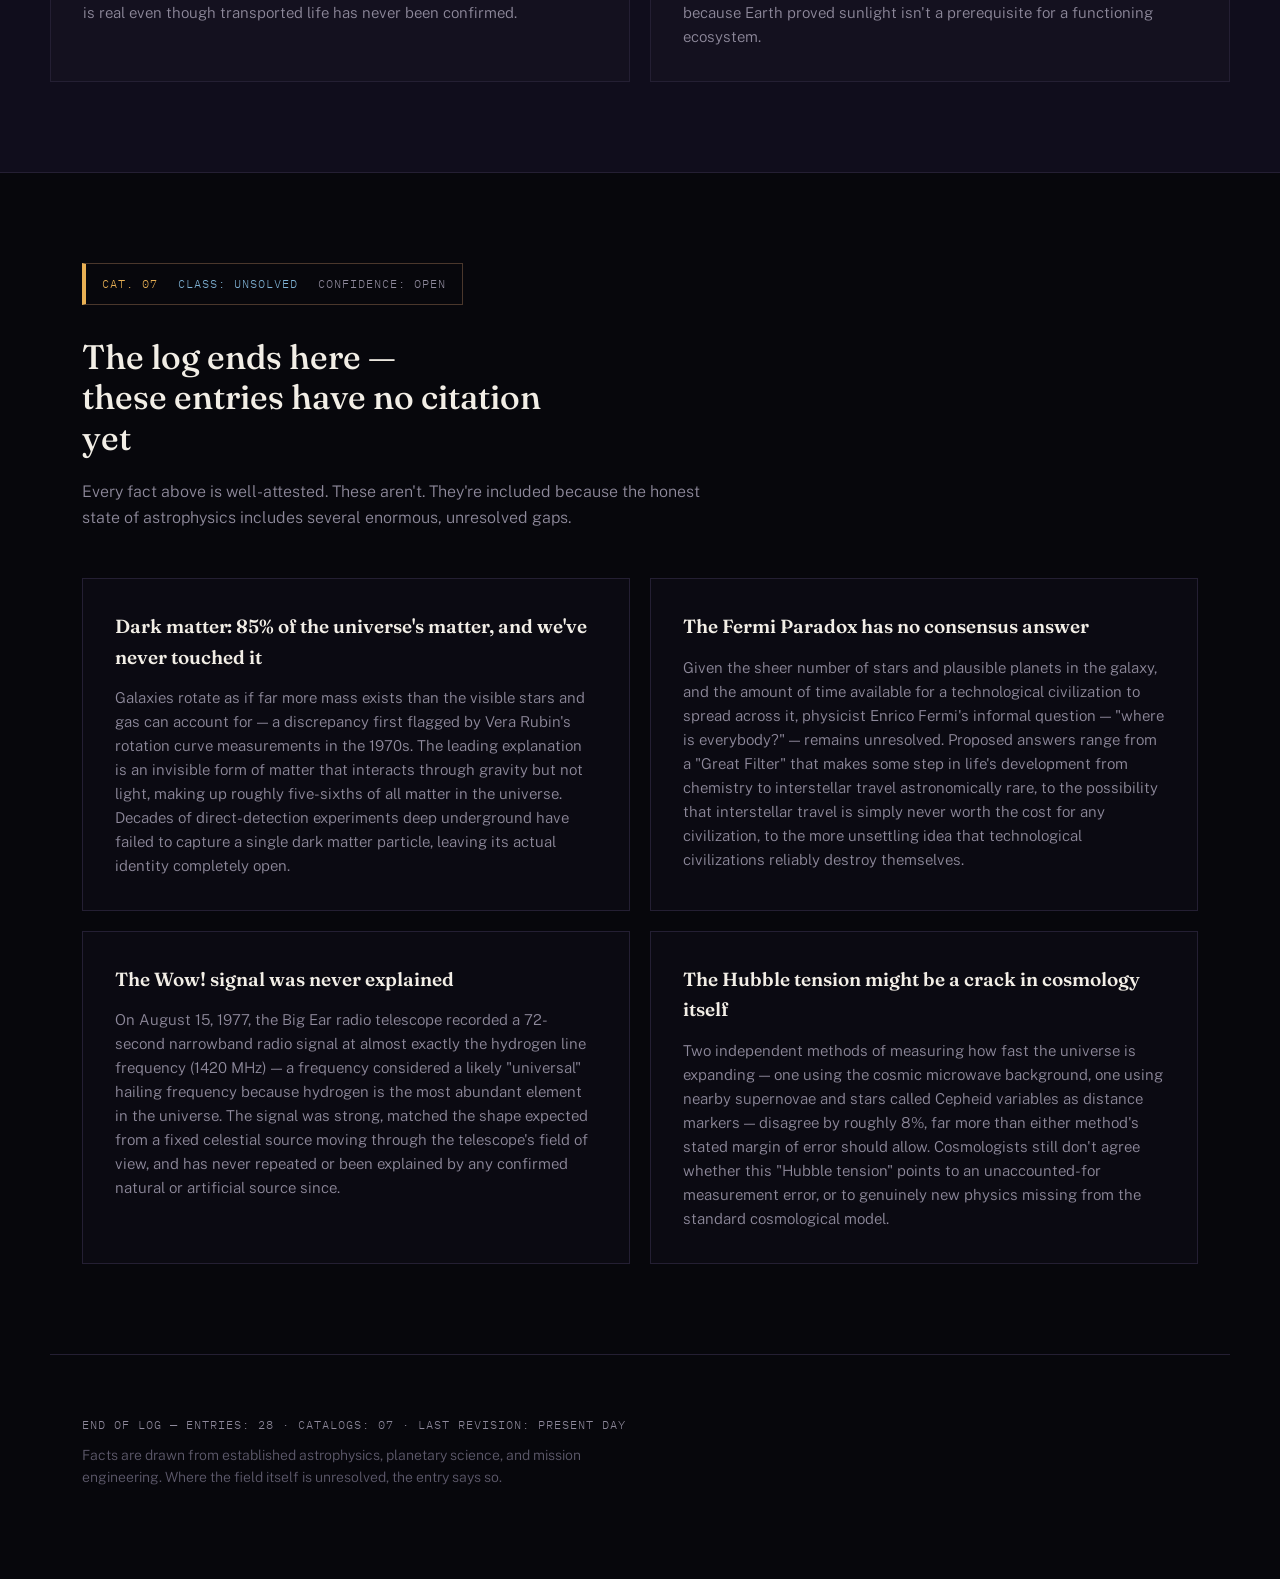
<file: space-exploration website.html/index.html>
<!DOCTYPE html>
<html lang="en">
<head>
<meta charset="UTF-8">
<meta name="viewport" content="width=device-width, initial-scale=1.0">
<title>THE DEEP FIELD — An Observation Log of the Universe</title>
<link rel="preconnect" href="https://fonts.googleapis.com">
<link rel="preconnect" href="https://fonts.gstatic.com" crossorigin>
<link href="https://fonts.googleapis.com/css2?family=Fraunces:ital,opsz,wght@0,9..144,300;0,9..144,500;0,9..144,600;1,9..144,500&family=IBM+Plex+Mono:wght@400;500;600&family=Public+Sans:wght@300;400;500;600&display=swap" rel="stylesheet">
<link rel="stylesheet" href="style.css">
</head>
<body>

<div class="spectral-scale" aria-hidden="true"></div>

<header class="site-header">
  <div class="header-inner">
    <a href="#top" class="wordmark">THE&nbsp;DEEP&nbsp;FIELD</a>
    <nav class="catalog-nav">
      <a href="#stellar">01 Stellar Death</a>
      <a href="#exotic">02 Exotic Objects</a>
      <a href="#exoplanets">03 Other Worlds</a>
      <a href="#deeptime">04 Deep Time</a>
      <a href="#engineering">05 Engineering</a>
      <a href="#life">06 Life &amp; Artifacts</a>
      <a href="#mysteries">07 Open Mysteries</a>
    </nav>
  </div>
</header>

<main id="top">

  <!-- HERO -->
  <section class="hero">
    <div class="hero-grid" aria-hidden="true"></div>
    <p class="eyebrow mono">LOG ENTRY 000 — ORIENTATION</p>
    <h1 class="hero-title">Most of what happens<br>in the universe<br><em>has no witnesses.</em></h1>
    <p class="hero-sub">This is not a tour of nine planets. It's a working log of the strangest, best-attested facts in astrophysics, astrobiology, and spacecraft engineering — the kind that don't make it onto classroom posters.</p>
    <div class="hero-stats">
      <div class="stat">
        <span class="stat-num mono">93.0<small>Gly</small></span>
        <span class="stat-label">diameter of the observable universe — not because light hasn't had time to arrive from farther, but because space itself has expanded while that light traveled</span>
      </div>
      <div class="stat">
        <span class="stat-num mono">1 in 10<sup>57</sup></span>
        <span class="stat-label">approximate fraction of a proton's diameter that a neutron star's surface gravity would compress a person's height by, per second of freefall, near the event horizon of instant death</span>
      </div>
      <div class="stat">
        <span class="stat-num mono">4.6<small>Gyr</small></span>
        <span class="stat-label">time until the Sun's core hydrogen runs low enough to force it into a red giant — Earth's oceans boil away long before that</span>
      </div>
    </div>
    <p class="scroll-cue mono">▾ begin the log</p>
  </section>

  <!-- 01 STELLAR DEATH -->
  <section id="stellar" class="entry">
    <div class="entry-tag mono">
      <span>CAT. 01</span><span>CLASS: STELLAR EVOLUTION</span><span>CONFIDENCE: HIGH</span>
    </div>
    <h2 class="entry-title">A star's death is decided<br>before it's born</h2>
    <p class="entry-lede">The single number that determines whether a star ends as a slowly cooling ember, an exposed atomic nucleus the size of a city, or a hole in spacetime is fixed the moment it starts fusing hydrogen: its mass.</p>

    <div class="fact-grid">
      <article class="fact">
        <h3>The Chandrasekhar limit</h3>
        <p>A white dwarf is held up not by heat but by <strong>electron degeneracy pressure</strong> — a purely quantum-mechanical refusal of electrons to occupy the same state, described by the Pauli exclusion principle. Subrahmanyan Chandrasekhar showed in 1930, at age 19, that this pressure can only support about <strong>1.4 solar masses</strong>. Push a white dwarf past that line — by feeding it matter from a companion star — and electron degeneracy fails catastrophically, igniting runaway carbon fusion across the whole star in seconds. The result, a Type Ia supernova, is bright enough to briefly outshine its host galaxy, and because it always detonates at almost exactly the same mass, it always releases almost exactly the same energy. That consistency is what let astronomers use them as "standard candles" to discover the universe's expansion is accelerating.</p>
      </article>
      <article class="fact">
        <h3>Core collapse in under a second</h3>
        <p>A massive star spends millions of years fusing hydrogen, then helium, then progressively heavier elements in onion-like shells — each stage faster than the last, because heavier fuels release less energy per reaction. Silicon burning to iron can finish in a single day. Iron cannot be fused for a net energy gain, so fusion stops, the core's support vanishes, and roughly 1.5 solar masses of matter collapses from the size of Earth to the size of a city — about 30 km — in <strong>under a quarter of a second</strong>. The rebound of infalling outer layers off that suddenly rigid core drives the supernova shockwave.</p>
      </article>
      <article class="fact">
        <h3>Where your calcium came from</h3>
        <p>Every element heavier than iron on the periodic table — gold, iodine, uranium — was almost certainly forged in less than a second, during a supernova's core collapse or a neutron star merger, via rapid neutron capture (the <strong>r-process</strong>). Calcium and oxygen, on the other hand, are cooked slowly over a star's lifetime in nuclear fusion. The literal atoms of bone and blood in your body were assembled on two totally different timescales, by two totally different kinds of stellar violence, and then scattered across the galaxy long before the Sun existed.</p>
      </article>
      <article class="fact">
        <h3>A teaspoon that weighs a mountain</h3>
        <p>Electron degeneracy pressure only wins up to the Chandrasekhar limit. Beyond about 1.4–3 solar masses, gravity forces electrons and protons to merge into neutrons, and the remnant becomes a neutron star, held up instead by <strong>neutron degeneracy pressure</strong>. The result is matter denser than anything else that isn't a black hole: a teaspoon of neutron-star material would weigh roughly as much as a mountain — on the order of a billion tonnes. It is one continuous atomic nucleus, 20 km across, held together by gravity rather than the strong force.</p>
      </article>
    </div>
  </section>

  <!-- 02 EXOTIC OBJECTS -->
  <section id="exotic" class="entry entry-dark">
    <div class="entry-tag mono">
      <span>CAT. 02</span><span>CLASS: COMPACT &amp; RELATIVISTIC OBJECTS</span><span>CONFIDENCE: HIGH–SPECULATIVE</span>
    </div>
    <h2 class="entry-title">Objects where physics<br>stops behaving</h2>
    <p class="entry-lede">Neutron stars, magnetars, and black holes aren't just "extreme versions" of normal stars — past a certain point, the equations governing them switch from Newtonian gravity to full general relativity, and intuition stops being useful.</p>

    <div class="fact-grid">
      <article class="fact">
        <h3>Magnetars: the strongest magnets known</h3>
        <p>A magnetar is a neutron star with a magnetic field of roughly 10<sup>11</sup> tesla — for comparison, a hospital MRI machine runs at about 1–3 tesla. A field that strong would distort the electron clouds of atoms into cigar shapes and could, in principle, disrupt matter's chemistry from a thousand kilometers away. Starquakes on magnetars — sudden crustal fractures — release more energy in a fraction of a second than the Sun emits in 100,000 years, and were caught by satellites designed to watch for nuclear weapons tests, because they briefly outshine everything else in gamma rays.</p>
      </article>
      <article class="fact">
        <h3>Pulsars: lighthouses by accident</h3>
        <p>A pulsar is a rotating neutron star whose magnetic axis is misaligned with its spin axis, sweeping a beam of radio waves past Earth like a lighthouse. The first one discovered, in 1967 by Jocelyn Bell Burnell, was nicknamed "LGM-1" — Little Green Men — because its pulses were so regular that a natural origin seemed briefly implausible. Some pulsars spin over 700 times per second; their surfaces move at a meaningful fraction of the speed of light.</p>
      </article>
      <article class="fact">
        <h3>The photon sphere</h3>
        <p>Around any black hole there is a spherical shell — for a non-rotating hole, at 1.5 times the Schwarzschild radius — where spacetime is curved so sharply that light itself can travel in a closed circular orbit. It's unstable; any tiny perturbation sends the photon spiraling in or escaping. This is also the physical mechanism behind the bright "photon ring" seen in the Event Horizon Telescope images of M87* and Sagittarius A*: it is light that has looped the black hole one or more times before escaping to our cameras.</p>
      </article>
      <article class="fact">
        <h3>Spaghettification is a real, calculable event</h3>
        <p>Tidal force scales with the difference in gravitational pull between your head and feet. For a stellar-mass black hole, that difference becomes lethal thousands of kilometers before the event horizon — the mechanism astronomers actually call spaghettification. Counterintuitively, for a <em>supermassive</em> black hole like Sagittarius A*, the event horizon is so large and gently curved that tidal forces at the horizon itself are survivable; you could, in principle, cross the horizon of a large enough black hole without immediately being torn apart — though there is no way back out to report on what came next.</p>
      </article>
      <article class="fact">
        <h3>Black holes are the simplest objects in physics</h3>
        <p>The "no-hair theorem" states that an isolated black hole is completely described by just three numbers: mass, electric charge, and angular momentum. Everything else about the matter that fell in — its composition, shape, history — is lost to any outside observer. A black hole made of collapsed stars and one made of collapsed bicycles, at the same mass and spin, are indistinguishable from the outside. This "loss" of information is the actual heart of the black hole information paradox, not the destruction of matter itself.</p>
      </article>
      <article class="fact">
        <h3>Hawking radiation and cosmic old age</h3>
        <p>Quantum field theory predicts that black holes slowly evaporate via Hawking radiation, and the smaller the black hole, the faster it evaporates. A stellar-mass black hole would take on the order of 10<sup>67</sup> years to evaporate — vastly longer than the current age of the universe, about 1.4 × 10<sup>10</sup> years. This single fact is a cornerstone of "heat death" cosmology: black holes will very plausibly outlast every star, galaxy, and planet, making them some of the last structures in the universe to disappear.</p>
      </article>
    </div>
  </section>

  <!-- 03 EXOPLANETS -->
  <section id="exoplanets" class="entry">
    <div class="entry-tag mono">
      <span>CAT. 03</span><span>CLASS: EXOPLANETARY SCIENCE</span><span>CONFIDENCE: MIXED</span>
    </div>
    <h2 class="entry-title">We've never seen<br>most of these worlds</h2>
    <p class="entry-lede">Over 5,000 confirmed exoplanets exist in catalogs today, and the overwhelming majority were never directly imaged. They were inferred — from wobbles, dips, and tiny chemical fingerprints in starlight.</p>

    <div class="fact-grid">
      <article class="fact">
        <h3>How you "see" a planet by not seeing it</h3>
        <p>The transit method — used by Kepler and TESS — detects planets by measuring the tiny dimming of starlight as a planet crosses in front of its star, sometimes by as little as 0.01%. It only works for the small fraction of planetary systems oriented edge-on to Earth. The radial velocity method instead detects the star's own wobble, pulled by the planet's gravity, as a periodic Doppler shift in its spectrum — this is how the first exoplanet around a Sun-like star, 51 Pegasi b, was found in 1995.</p>
      </article>
      <article class="fact">
        <h3>Reading an atmosphere from light-years away</h3>
        <p>When a planet transits, a sliver of starlight passes through its atmosphere on the way to us, and different gases absorb specific wavelengths. JWST's spectrographs can detect these absorption fingerprints well enough to identify water vapor, carbon dioxide, and even sulfur dioxide — the byproduct of photochemistry — in the atmospheres of planets tens to hundreds of light-years away, without ever directly resolving the planet as more than a point of light.</p>
      </article>
      <article class="fact">
        <h3>Tidally locked doesn't mean dead</h3>
        <p>Most planets found in the "habitable zones" of small red dwarf stars, including several in the TRAPPIST-1 system, are almost certainly tidally locked — one hemisphere in permanent day, one in permanent night, like the Moon around Earth. Climate models suggest this needn't be sterilizing: strong atmospheric circulation could carry heat from the dayside to the nightside, and the terminator zone — the ring of permanent twilight — is a genuine candidate for the most temperate real estate on such a world.</p>
      </article>
      <article class="fact">
        <h3>Worlds with no Earth analog</h3>
        <p>The most common type of planet found by Kepler doesn't exist in our solar system at all: "sub-Neptunes," 2–4 times Earth's radius with thick hydrogen/helium envelopes over a rocky or icy core. Then there are "hot Jupiters" — gas giants orbiting closer to their star than Mercury orbits the Sun, some with predicted iron rain or winds exceeding 2 km/s — and "ocean worlds" theorized to be covered by liquid water hundreds of kilometers deep, far beyond Earth's average ocean depth of about 3.7 km.</p>
      </article>
    </div>
  </section>

  <!-- 04 DEEP TIME -->
  <section id="deeptime" class="entry entry-dark">
    <div class="entry-tag mono">
      <span>CAT. 04</span><span>CLASS: COSMOLOGY</span><span>CONFIDENCE: HIGH FOR PAST, MODEL-DEPENDENT FOR FUTURE</span>
    </div>
    <h2 class="entry-title">The universe has<br>a fossil record too</h2>
    <p class="entry-lede">We can't watch the early universe happen. But its afterglow is still arriving, and its geometry still shows scars from its first fraction of a second.</p>

    <div class="fact-grid">
      <article class="fact">
        <h3>You can watch the Big Bang's afterglow tonight</h3>
        <p>About 1% of the static on an old analog TV tuned between channels is, in a real sense, the cosmic microwave background — relic photons released about 380,000 years after the Big Bang, when the universe cooled enough for electrons and protons to combine into neutral hydrogen and become transparent to light for the first time. That radiation has been redshifted by expansion from roughly 3,000 K down to 2.7 K, and it arrives from every direction, uniformly, all the time.</p>
      </article>
      <article class="fact">
        <h3>Inflation solved a problem you'd never think to ask</h3>
        <p>The cosmic microwave background is uniform in temperature to about 1 part in 100,000 across regions of sky that, without extremely rapid early expansion, would never have been in causal contact — light wouldn't have had time to travel between them to equalize temperature. Cosmic inflation, a theorized exponential expansion in the universe's first fraction of a second (around 10<sup>-32</sup> seconds), is the leading explanation for why the universe looks so thermally uniform on the largest scales.</p>
      </article>
      <article class="fact">
        <h3>Dark energy is winning, and it's accelerating</h3>
        <p>In the late 1990s, observations of distant Type Ia supernovae showed they were dimmer — meaning farther away — than a universe with constant expansion would predict. The universe's expansion is not just continuing, it's accelerating, driven by a poorly understood component dubbed dark energy that makes up roughly 68% of the universe's total energy density. Unlike matter, dark energy's density does not dilute as space expands — which is precisely why it eventually dominates everything else.</p>
      </article>
      <article class="fact">
        <h3>Heat death is a genuine long-range forecast</h3>
        <p>Assuming dark energy behaves as current models predict, the universe's most likely long-term future is not a fiery end but a cold, dark, static one: stars burn out over roughly the next 10<sup>14</sup> years, black holes evaporate over roughly 10<sup>100</sup> years, and eventually entropy approaches its maximum in a state cosmologists call "heat death" — no more free energy available to do anything, including think.</p>
      </article>
    </div>
  </section>

  <!-- 05 ENGINEERING -->
  <section id="engineering" class="entry">
    <div class="entry-tag mono">
      <span>CAT. 05</span><span>CLASS: SPACEFLIGHT ENGINEERING</span><span>CONFIDENCE: VERIFIED / FLOWN</span>
    </div>
    <h2 class="entry-title">Getting there is<br>mostly a trick of momentum</h2>
    <p class="entry-lede">Rockets are the least efficient part of spaceflight. Almost everything interesting that happens after launch is done with orbital mechanics, not thrust.</p>

    <div class="fact-grid">
      <article class="fact">
        <h3>Stealing momentum from planets</h3>
        <p>A gravity assist doesn't just "redirect" a spacecraft — it can genuinely speed it up by stealing a tiny amount of orbital momentum from a planet, exchanged through gravity exactly like a slingshot conserving momentum in a collision. Voyager 2's grand tour of Jupiter, Saturn, Uranus, and Neptune was only possible because a rare planetary alignment in the late 1970s let each flyby accelerate it toward the next target — an alignment that wouldn't repeat for about 176 years.</p>
      </article>
      <article class="fact">
        <h3>The Oberth effect: burn low, burn fast</h3>
        <p>Firing a rocket engine produces more useful kinetic energy the faster you're already moving, because kinetic energy scales with velocity squared, not linearly with the fuel burned. This means the most efficient place to burn fuel for a big velocity change is at the lowest, fastest point of an orbit — deep in a planet's or the Sun's gravity well — rather than burning gradually. Mission planners deliberately dive spacecraft close to the Sun or a planet specifically to exploit this.</p>
      </article>
      <article class="fact">
        <h3>Ion engines: barely any thrust, almost no fuel</h3>
        <p>An ion thruster accelerates charged xenon atoms with an electric field and expels them at extremely high velocity, producing thrust comparable to the weight of a sheet of paper resting on your hand. But because exhaust velocity — not thrust — determines fuel efficiency, ion engines can be roughly 10 times more fuel-efficient than chemical rockets. NASA's Dawn spacecraft used one to become the first probe to orbit two separate deep-space destinations, Vesta and Ceres, on a fuel budget a chemical rocket could never match.</p>
      </article>
      <article class="fact">
        <h3>Aerobraking: using an atmosphere as a free brake</h3>
        <p>Slowing a spacecraft down with rocket fuel to enter orbit is expensive; skimming a planet's upper atmosphere repeatedly to bleed off velocity through drag is nearly free. Several Mars orbiters have used dozens to hundreds of careful aerobraking passes over weeks to shrink their orbit, trading mission time for a dramatic reduction in the propellant that would otherwise have to be launched from Earth.</p>
      </article>
      <article class="fact">
        <h3>Why deep-space probes still run on plutonium</h3>
        <p>Solar panels lose effectiveness roughly with the inverse square of distance from the Sun, making them impractical beyond about Jupiter's orbit. Missions like Voyager, New Horizons, and Curiosity instead use radioisotope thermoelectric generators — blocks of plutonium-238 whose steady radioactive decay heat is converted directly to electricity via the thermoelectric effect, with no moving parts to fail. Voyager 1's RTGs, launched in 1977, still produce enough power to run a reduced set of instruments today.</p>
      </article>
    </div>
  </section>

  <!-- 06 LIFE & ARTIFACTS -->
  <section id="life" class="entry entry-dark">
    <div class="entry-tag mono">
      <span>CAT. 06</span><span>CLASS: ASTROBIOLOGY &amp; HUMAN ARTIFACTS</span><span>CONFIDENCE: MIXED</span>
    </div>
    <h2 class="entry-title">The line between<br>"alive" and "space-proof"<br>is blurrier than expected</h2>

    <div class="fact-grid">
      <article class="fact">
        <h3>Tardigrades survived exposure to open space</h3>
        <p>In 2007, the European Space Agency's FOTON-M3 mission exposed tardigrades to the vacuum, cosmic radiation, and extreme temperature of open space for roughly 10 days outside a spacecraft, with no protection. A significant fraction survived and went on to reproduce normally after returning to Earth. They achieve this partly by entering a desiccated, near-metabolism-free state called a tun, in which their cells produce protective proteins that effectively vitrify sensitive internal structures.</p>
      </article>
      <article class="fact">
        <h3>The Golden Record's needle came with instructions for aliens</h3>
        <p>Each Voyager probe carries a gold-plated copper phonograph record etched with greetings in 55 languages, natural sounds of Earth, and 116 images encoded as analog waveforms. The cover includes a diagram showing how to build a cartridge and stylus to play it, the correct rotational speed, and a pulsar map — using the precise, predictable timing of known pulsars as literal cosmic coordinates — to indicate Earth's location and the record's launch date to any civilization that might intercept it, conceivably millions of years from now.</p>
      </article>
      <article class="fact">
        <h3>Panspermia is a real, testable hypothesis</h3>
        <p>Lithopanspermia — the idea that microbial life could survive being blasted off a planet inside rock ejecta from an asteroid impact, drift through space for millions of years, and re-seed another world on impact — is not fringe speculation. Extremophile bacteria and their spores have survived simulated impact shock, vacuum, and radiation exposure in laboratory tests, and meteorites confirmed to have originated from Mars have been found on Earth, demonstrating the transport mechanism itself is real even though transported life has never been confirmed.</p>
      </article>
      <article class="fact">
        <h3>Life thrives in places we assumed were sterile</h3>
        <p>Hydrothermal vent ecosystems on the ocean floor, discovered in 1977, run on chemosynthesis rather than sunlight — bacteria oxidize hydrogen sulfide from vent fluid to produce energy, supporting entire food webs of shrimp, crabs, and eyeless fish in total darkness. This discovery directly reshaped the search for extraterrestrial life: Europa and Enceladus, icy moons with subsurface oceans heated by tidal flexing rather than sunlight, are now considered leading astrobiology targets precisely because Earth proved sunlight isn't a prerequisite for a functioning ecosystem.</p>
      </article>
    </div>
  </section>

  <!-- 07 MYSTERIES -->
  <section id="mysteries" class="entry">
    <div class="entry-tag mono">
      <span>CAT. 07</span><span>CLASS: UNSOLVED</span><span>CONFIDENCE: OPEN</span>
    </div>
    <h2 class="entry-title">The log ends here —<br>these entries have no citation yet</h2>
    <p class="entry-lede">Every fact above is well-attested. These aren't. They're included because the honest state of astrophysics includes several enormous, unresolved gaps.</p>

    <div class="fact-grid">
      <article class="fact">
        <h3>Dark matter: 85% of the universe's matter, and we've never touched it</h3>
        <p>Galaxies rotate as if far more mass exists than the visible stars and gas can account for — a discrepancy first flagged by Vera Rubin's rotation curve measurements in the 1970s. The leading explanation is an invisible form of matter that interacts through gravity but not light, making up roughly five-sixths of all matter in the universe. Decades of direct-detection experiments deep underground have failed to capture a single dark matter particle, leaving its actual identity completely open.</p>
      </article>
      <article class="fact">
        <h3>The Fermi Paradox has no consensus answer</h3>
        <p>Given the sheer number of stars and plausible planets in the galaxy, and the amount of time available for a technological civilization to spread across it, physicist Enrico Fermi's informal question — "where is everybody?" — remains unresolved. Proposed answers range from a "Great Filter" that makes some step in life's development from chemistry to interstellar travel astronomically rare, to the possibility that interstellar travel is simply never worth the cost for any civilization, to the more unsettling idea that technological civilizations reliably destroy themselves.</p>
      </article>
      <article class="fact">
        <h3>The Wow! signal was never explained</h3>
        <p>On August 15, 1977, the Big Ear radio telescope recorded a 72-second narrowband radio signal at almost exactly the hydrogen line frequency (1420 MHz) — a frequency considered a likely "universal" hailing frequency because hydrogen is the most abundant element in the universe. The signal was strong, matched the shape expected from a fixed celestial source moving through the telescope's field of view, and has never repeated or been explained by any confirmed natural or artificial source since.</p>
      </article>
      <article class="fact">
        <h3>The Hubble tension might be a crack in cosmology itself</h3>
        <p>Two independent methods of measuring how fast the universe is expanding — one using the cosmic microwave background, one using nearby supernovae and stars called Cepheid variables as distance markers — disagree by roughly 8%, far more than either method's stated margin of error should allow. Cosmologists still don't agree whether this "Hubble tension" points to an unaccounted-for measurement error, or to genuinely new physics missing from the standard cosmological model.</p>
      </article>
    </div>
  </section>

  <footer class="site-footer">
    <p class="mono">END OF LOG — ENTRIES: 28 · CATALOGS: 07 · LAST REVISION: PRESENT DAY</p>
    <p class="footer-note">Facts are drawn from established astrophysics, planetary science, and mission engineering. Where the field itself is unresolved, the entry says so.</p>
  </footer>

</main>

</body>
</html>
</file>
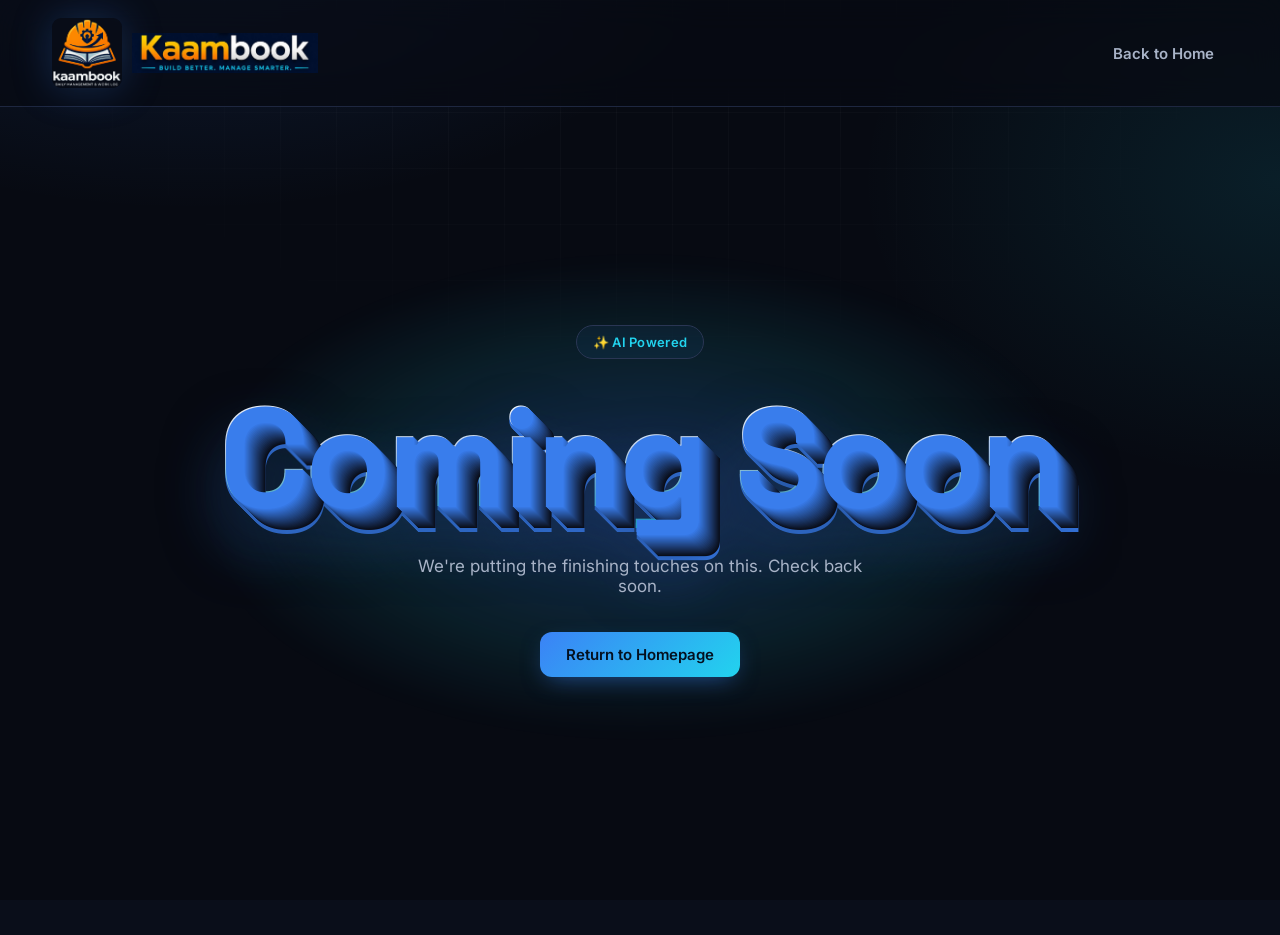
<file: locked prototype/coming-soon.html>
<!DOCTYPE html>
<html lang="en">
<head>
<meta charset="UTF-8">
<meta name="viewport" content="width=device-width, initial-scale=1.0">
<title>Coming Soon — KaamBook</title>
<link rel="stylesheet" href="styles.css">
<link rel="stylesheet" href="coming-soon.css">
</head>
<body>
<div class="bg-ambient"></div>

<nav class="nav">
  <div class="nav-inner">
    <a href="index.html" class="brand"><span class="brand-mark"><img src="images/KaamBook Logo clear WITHOUT BODERS.png" alt="BuildSync AI logo"></span><img class="brand-name" src="images/file_00000000478481fb8cc124dec4cdbf59~3.jpg" alt="BuildSync AI"></a>
    <div class="nav-actions">
      <a href="index.html" class="btn btn-text">Back to Home</a>
    </div>
  </div>
</nav>

<section class="cs-hero">
  <div class="cs-glow"></div>
  <div class="eyebrow cs-eyebrow">✨ AI Powered</div>
  <h1 class="cs-title" data-text="Coming Soon">Coming Soon</h1>
  <p class="cs-sub">We're putting the finishing touches on this. Check back soon.</p>
  <a href="index.html" class="btn btn-primary btn-lg cs-cta">Return to Homepage</a>
</section>

</body>
</html>
</file>
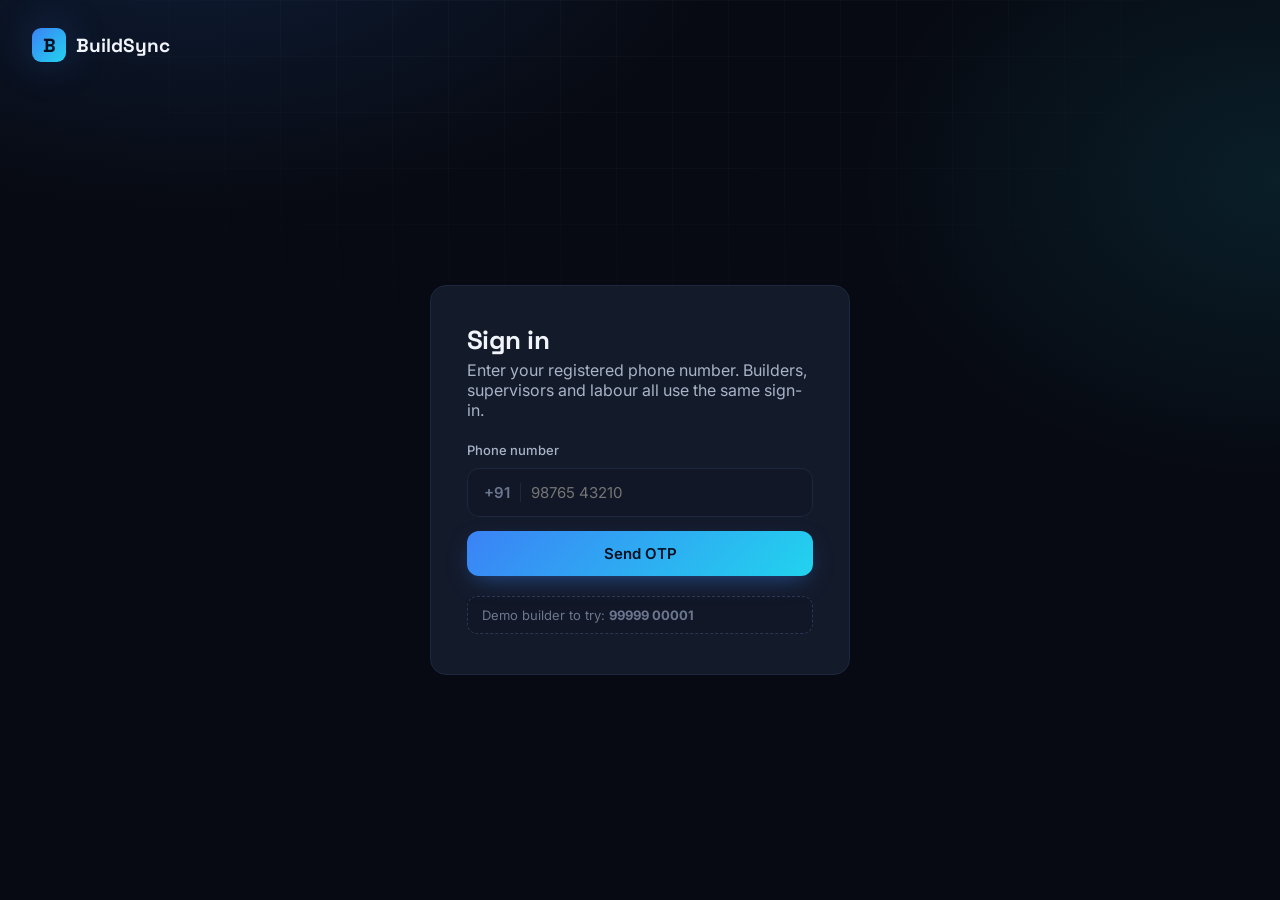
<file: Main prototype/builder.html>
<!DOCTYPE html>
<html lang="en">
<head>
<meta charset="UTF-8">
<meta name="viewport" content="width=device-width, initial-scale=1.0">
<title>Builder Dashboard — BuildSync AI</title>
<link rel="stylesheet" href="styles.css">
<link rel="stylesheet" href="dashboard.css">
</head>
<body>
<div class="bg-ambient"></div>

<div class="app-shell">
  <aside class="sidebar">
    <div class="brand"><span class="brand-mark">B</span>BuildSync</div>
    <div class="side-role">Builder</div>
    <nav class="side-nav">
      <a class="side-link active" href="#"><span>📊</span> Overview</a>
      <a class="side-link" href="#projects-panel"><span>🏗️</span> Projects</a>
      <a class="side-link" href="#supervisors-panel"><span>👷</span> Supervisors</a>
    </nav>
    <div class="sidebar-foot">
      <div class="user-chip" id="userChip"></div>
      <button class="btn btn-ghost btn-block" onclick="logout()">Sign out</button>
    </div>
  </aside>

  <main class="main">
    <div class="main-head">
      <div>
        <h1>Good morning<span id="builderFirstName"></span></h1>
        <div class="sub" id="todayDate"></div>
      </div>
      <button class="btn btn-primary fab" onclick="openModal('newProjectModal')">+ New Project</button>
    </div>

    <div class="stat-cards">
      <div class="card mini-stat"><div class="label">Active Projects</div><div class="value" id="statProjects">0</div></div>
      <div class="card mini-stat"><div class="label">Supervisors</div><div class="value" id="statSupervisors">0</div></div>
      <div class="card mini-stat"><div class="label">Total Workers</div><div class="value" id="statWorkers">0</div></div>
      <div class="card mini-stat"><div class="label">Present Today</div><div class="value good" id="statPresent">0</div></div>
    </div>

    <div class="two-col">
      <div>
        <div class="card panel" id="projects-panel">
          <div class="panel-head">
            <h3>Your Projects</h3>
            <button class="btn-text" onclick="openModal('newProjectModal')">+ Add</button>
          </div>
          <div id="projectsList"></div>
        </div>

        <div class="card panel" id="supervisors-panel">
          <div class="panel-head">
            <h3>Supervisors</h3>
          </div>
          <div id="supervisorsList"></div>
          <p class="text-muted" style="font-size:12.5px;margin-top:4px">Open a project to assign a supervisor to it.</p>
        </div>
      </div>

      <div class="card panel">
        <div class="panel-head"><h3>⚠️ Alerts</h3></div>
        <div id="alertsList"></div>
      </div>
    </div>
  </main>
</div>

<!-- New Project Modal -->
<div class="modal-overlay" id="newProjectModal">
  <div class="modal">
    <h3>New Project</h3>
    <form id="newProjectForm" class="auth-form">
      <label class="field-label">Project name</label>
      <input class="text-input" id="projName" placeholder="e.g. Skyline Residency" required>
      <label class="field-label">Location</label>
      <input class="text-input" id="projLocation" placeholder="e.g. Sector 12, Gurugram" required>
      <div style="display:flex;gap:10px;margin-top:8px">
        <button type="button" class="btn btn-ghost btn-block" onclick="closeModal('newProjectModal')">Cancel</button>
        <button type="submit" class="btn btn-primary btn-block">Create</button>
      </div>
    </form>
  </div>
</div>

<script src="auth.js"></script>
<script src="ui.js"></script>
<script src="dashboard-common.js"></script>
<script src="builder.js"></script>
</body>
</html>
</file>
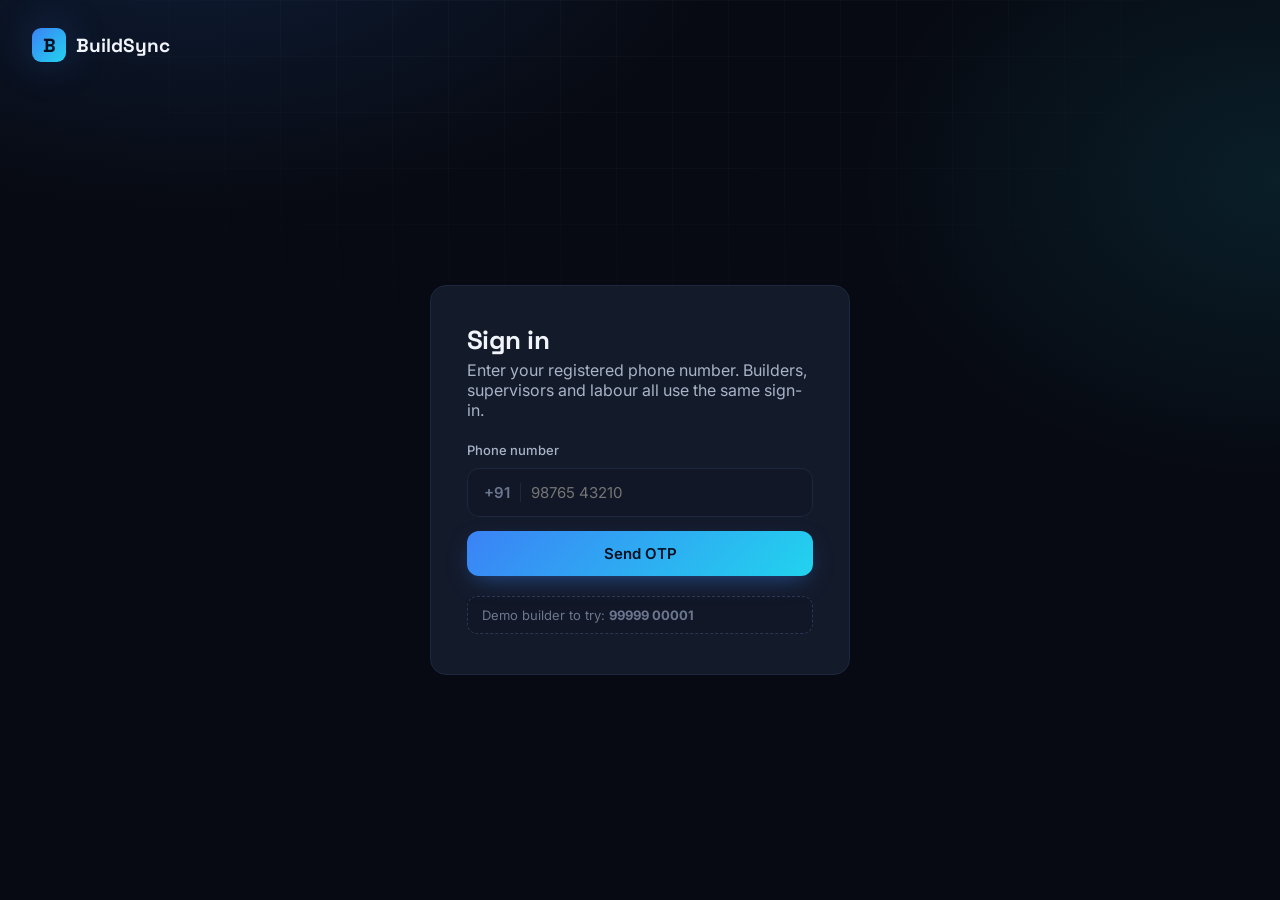
<file: Main prototype/login.html>
<!DOCTYPE html>
<html lang="en">
<head>
<meta charset="UTF-8">
<meta name="viewport" content="width=device-width, initial-scale=1.0">
<title>Sign In — BuildSync AI</title>
<link rel="stylesheet" href="styles.css">
<link rel="stylesheet" href="auth.css">
</head>
<body>
<div class="bg-ambient"></div>

<a href="index.html" class="brand auth-brand"><span class="brand-mark">B</span>BuildSync</a>

<main class="auth-wrap">
  <div class="card auth-card reveal in-view">

    <!-- STEP 1: phone -->
    <div class="auth-step" id="step-phone">
      <h2>Sign in</h2>
      <p class="text-secondary" style="margin-top:6px">Enter your registered phone number. Builders, supervisors and labour all use the same sign-in.</p>
      <form id="phoneForm" class="auth-form">
        <label class="field-label">Phone number</label>
        <div class="phone-input">
          <span class="phone-prefix">+91</span>
          <input type="tel" id="phoneInput" inputmode="numeric" maxlength="10" placeholder="98765 43210" autocomplete="tel" required>
        </div>
        <button type="submit" class="btn btn-primary btn-block btn-lg" id="sendOtpBtn">Send OTP</button>
      </form>
      <p class="demo-hint">Demo builder to try: <strong>99999 00001</strong></p>
    </div>

    <!-- STEP 2: OTP -->
    <div class="auth-step hidden" id="step-otp">
      <h2>Enter OTP</h2>
      <p class="text-secondary" style="margin-top:6px">Code sent to <span id="phoneDisplay" class="text-primary" style="color:var(--text-primary);font-weight:600"></span></p>
      <div class="demo-otp-banner" id="demoOtpBanner"></div>
      <form id="otpForm" class="auth-form">
        <div class="otp-boxes" id="otpBoxes">
          <input class="otp-box" maxlength="1" inputmode="numeric" autocomplete="one-time-code">
          <input class="otp-box" maxlength="1" inputmode="numeric">
          <input class="otp-box" maxlength="1" inputmode="numeric">
          <input class="otp-box" maxlength="1" inputmode="numeric">
        </div>
        <button type="submit" class="btn btn-primary btn-block btn-lg">Verify &amp; Continue</button>
      </form>
      <div class="auth-links">
        <button class="btn-text" id="resendBtn">Resend OTP</button>
        <button class="btn-text" id="changeNumberBtn">Change number</button>
      </div>
    </div>

    <!-- STEP 3: role selection (new numbers only) -->
    <div class="auth-step hidden" id="step-role">
      <h2>Who are you?</h2>
      <p class="text-secondary" style="margin-top:6px">This number isn't registered yet. Tell us how you'll use BuildSync.</p>
      <div class="auth-form">
        <button type="button" class="btn btn-ghost btn-block btn-lg role-choice-btn" data-role="builder" style="justify-content:flex-start;text-align:left;gap:14px;padding:16px 18px">
          <span style="font-size:20px">🏢</span>
          <span style="display:flex;flex-direction:column;align-items:flex-start;gap:2px">
            <strong>Builder</strong>
            <span class="text-muted" style="font-size:12.5px;font-weight:400">I run the company — create projects &amp; add supervisors</span>
          </span>
        </button>
        <button type="button" class="btn btn-ghost btn-block btn-lg role-choice-btn" data-role="supervisor" style="justify-content:flex-start;text-align:left;gap:14px;padding:16px 18px">
          <span style="font-size:20px">👷</span>
          <span style="display:flex;flex-direction:column;align-items:flex-start;gap:2px">
            <strong>Supervisor</strong>
            <span class="text-muted" style="font-size:12.5px;font-weight:400">I run a site — manage labour &amp; attendance</span>
          </span>
        </button>
        <button type="button" class="btn btn-ghost btn-block btn-lg role-choice-btn" data-role="worker" style="justify-content:flex-start;text-align:left;gap:14px;padding:16px 18px">
          <span style="font-size:20px">🧱</span>
          <span style="display:flex;flex-direction:column;align-items:flex-start;gap:2px">
            <strong>Labour</strong>
            <span class="text-muted" style="font-size:12.5px;font-weight:400">I work on site — check in &amp; track my wages</span>
          </span>
        </button>
      </div>
      <div class="auth-links" style="justify-content:flex-start">
        <button class="btn-text" id="backFromRoleBtn">‹ Back</button>
      </div>
    </div>

    <!-- STEP 4a: new builder details -->
    <div class="auth-step hidden" id="step-newbuilder">
      <h2>Create your builder account</h2>
      <p class="text-secondary" style="margin-top:6px">Set up your company to get started.</p>
      <form id="newBuilderForm" class="auth-form">
        <label class="field-label">Your name</label>
        <input class="text-input" id="builderName" placeholder="e.g. Jaydev Lamror" required>
        <label class="field-label">Company name</label>
        <input class="text-input" id="builderCompany" placeholder="e.g. Lamror Constructions" required>
        <button type="submit" class="btn btn-primary btn-block btn-lg">Create account</button>
      </form>
      <div class="auth-links" style="justify-content:flex-start">
        <button class="btn-text" id="backFromBuilderBtn">‹ Change role</button>
      </div>
    </div>

    <!-- STEP 4b: new supervisor details -->
    <div class="auth-step hidden" id="step-newsupervisor">
      <h2>Create your supervisor account</h2>
      <p class="text-secondary" style="margin-top:6px">A builder will assign you to a project once you're added.</p>
      <form id="newSupervisorForm" class="auth-form">
        <label class="field-label">Your name</label>
        <input class="text-input" id="supervisorName" placeholder="e.g. Vansh Singh" required>
        <button type="submit" class="btn btn-primary btn-block btn-lg">Create account</button>
      </form>
      <div class="auth-links" style="justify-content:flex-start">
        <button class="btn-text" id="backFromSupervisorBtn">‹ Change role</button>
      </div>
    </div>

    <!-- STEP 4c: new labour details -->
    <div class="auth-step hidden" id="step-newworker">
      <h2>Create your labour account</h2>
      <p class="text-secondary" style="margin-top:6px">A supervisor or builder will assign you to a project once you're added.</p>
      <form id="newWorkerSelfForm" class="auth-form">
        <label class="field-label">Your name</label>
        <input class="text-input" id="workerSelfName" placeholder="e.g. Ramesh Kumar" required>
        <button type="submit" class="btn btn-primary btn-block btn-lg">Create account</button>
      </form>
      <div class="auth-links" style="justify-content:flex-start">
        <button class="btn-text" id="backFromWorkerBtn">‹ Change role</button>
      </div>
    </div>

    <!-- STEP: not found -->
    <div class="auth-step hidden" id="step-notfound">
      <h2>Number not recognised</h2>
      <p class="text-secondary" style="margin-top:6px">
        This number hasn't been added by a builder or supervisor yet. Ask them to add you, or create a new account.
      </p>
      <div class="auth-form">
        <a href="login.html?intent=signup" class="btn btn-primary btn-block btn-lg">Create an account instead</a>
        <button class="btn btn-ghost btn-block" id="tryAgainBtn" style="margin-top:12px">Try a different number</button>
      </div>
    </div>

  </div>
</main>

<script src="auth.js"></script>
<script src="ui.js"></script>
<script src="login.js"></script>
</body>
</html>
</file>
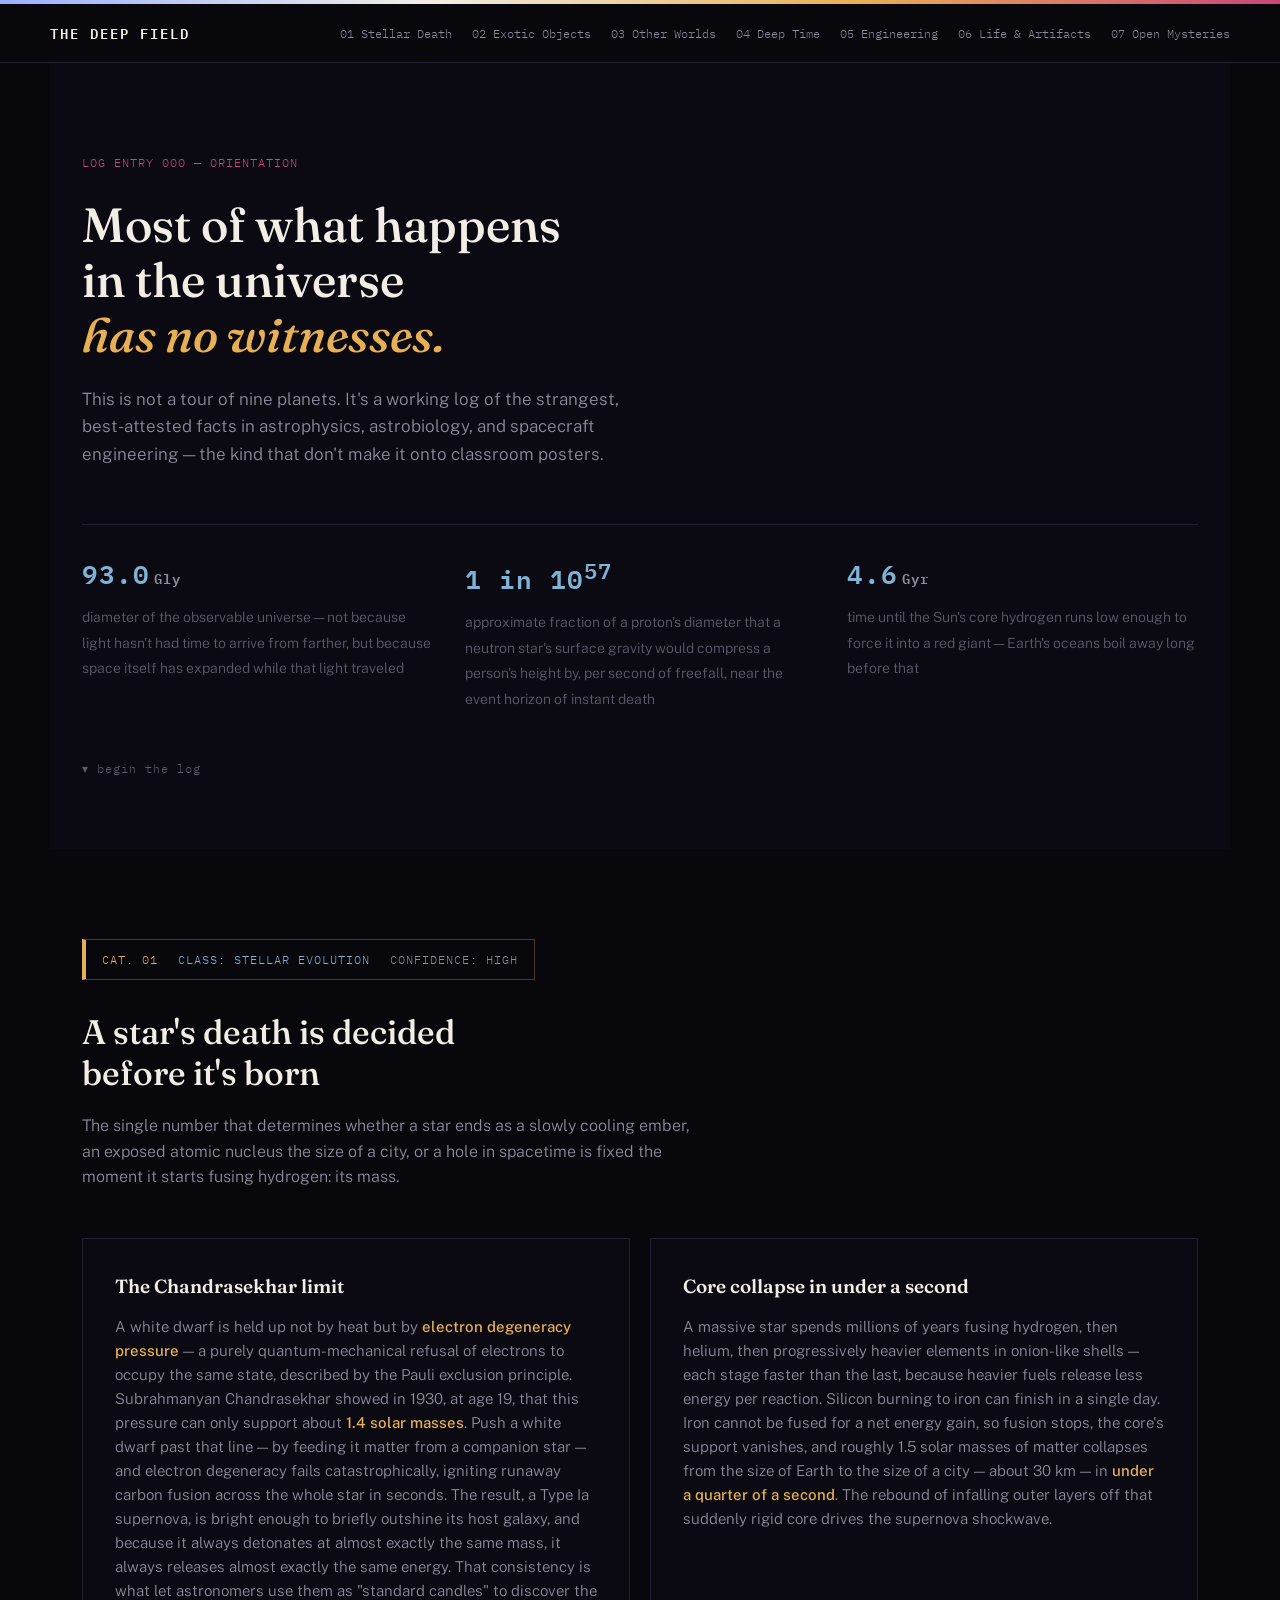
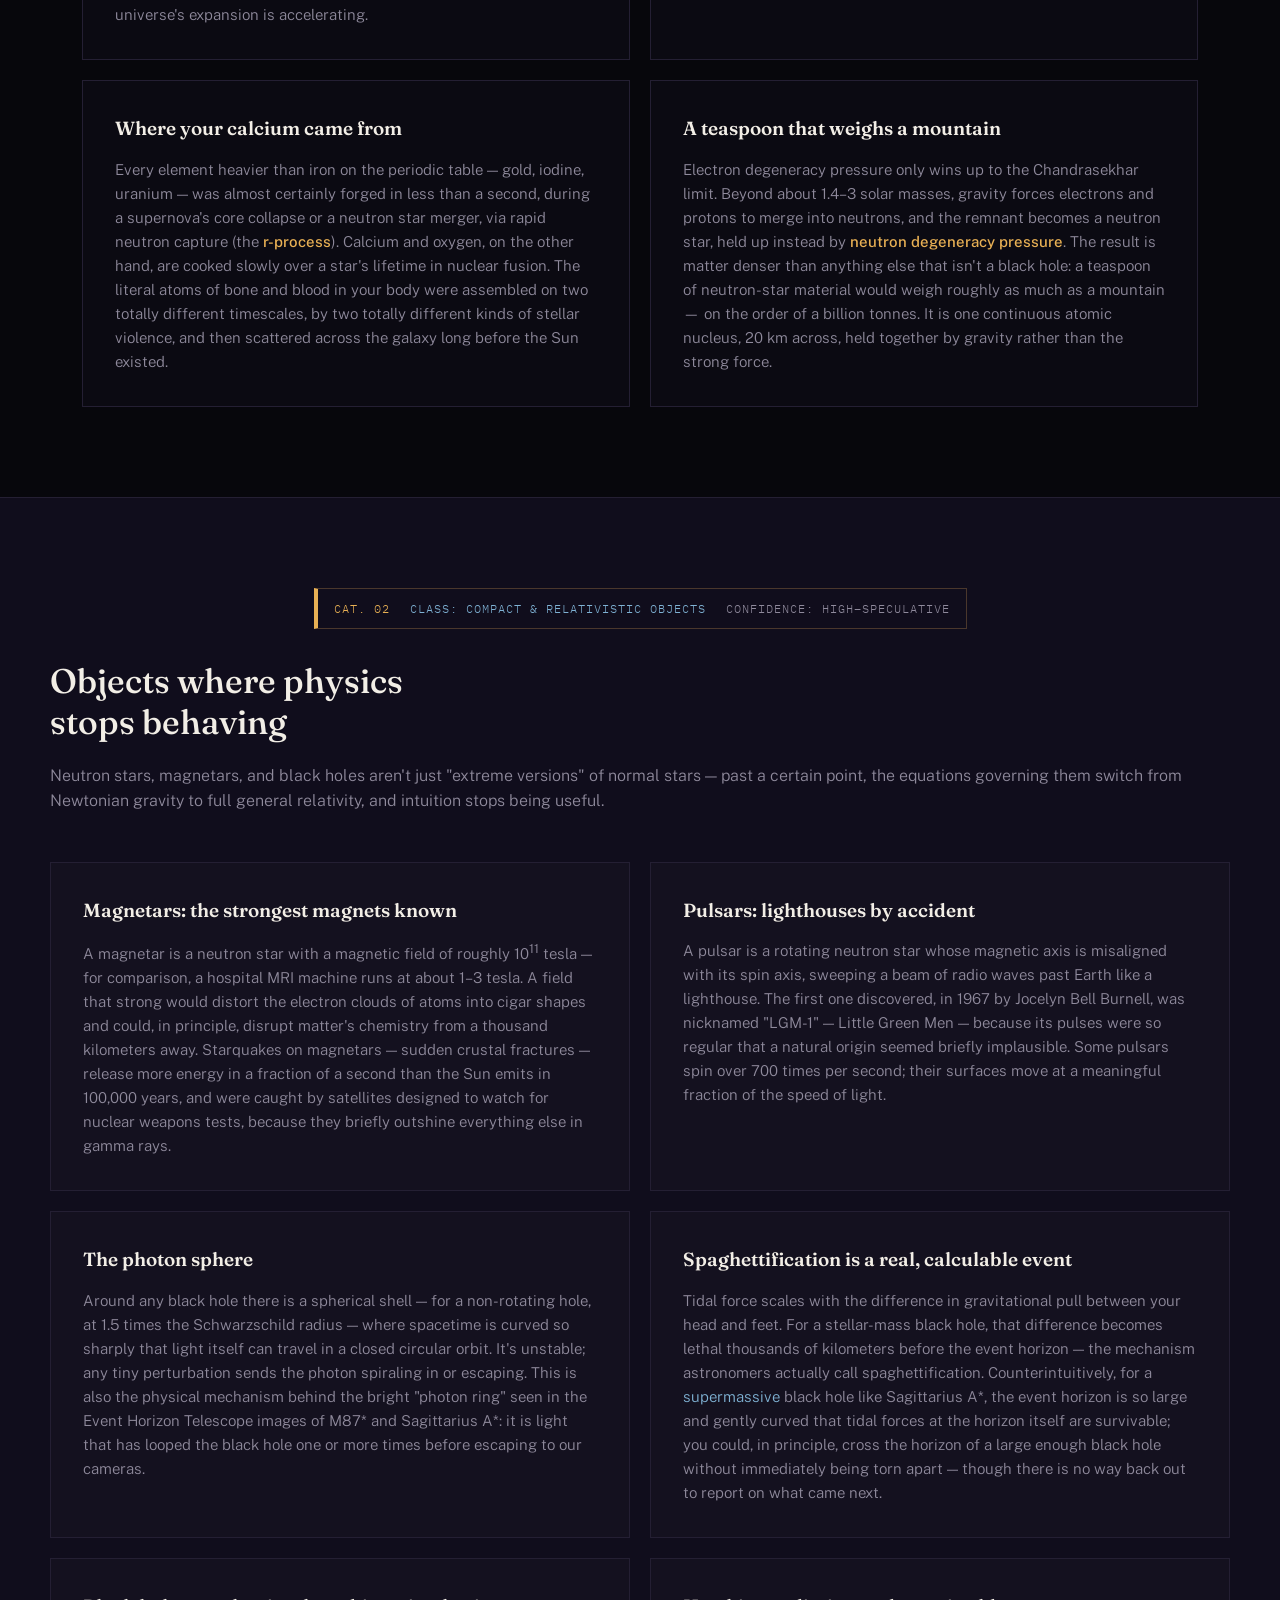
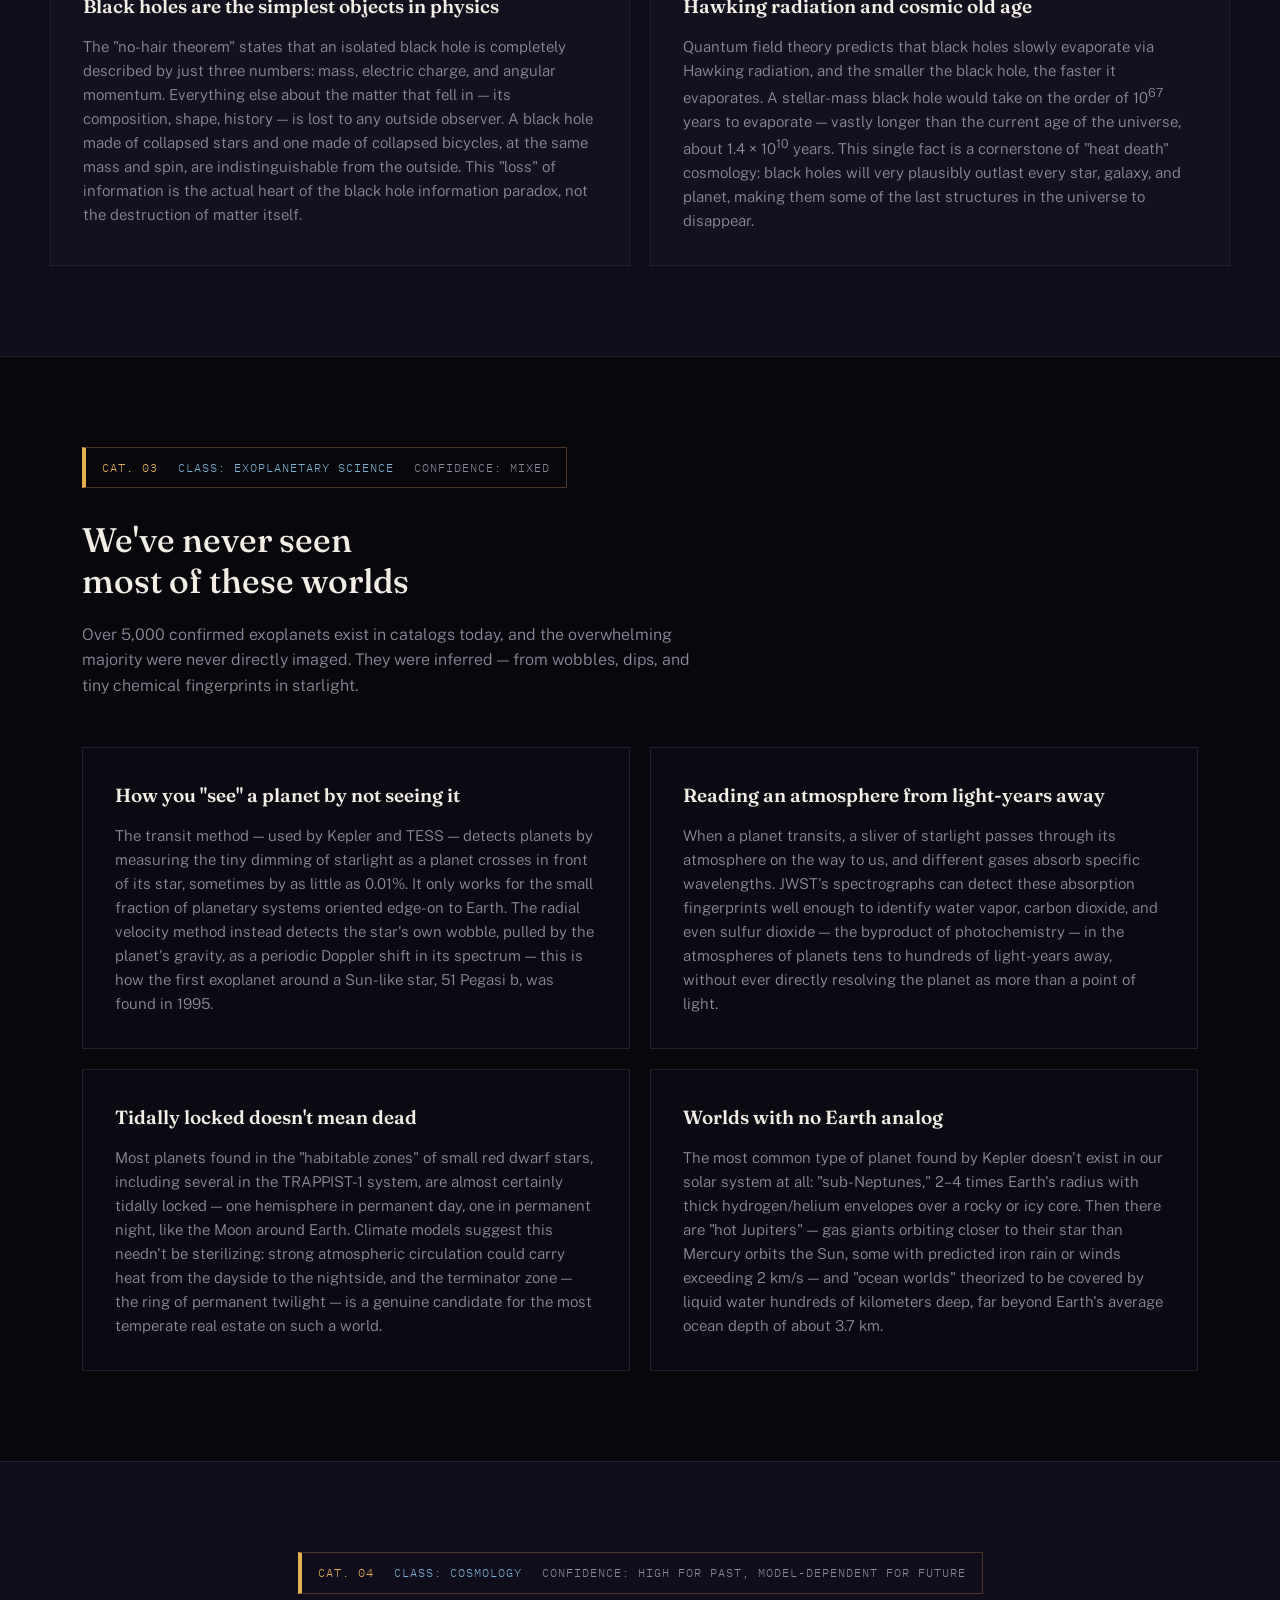
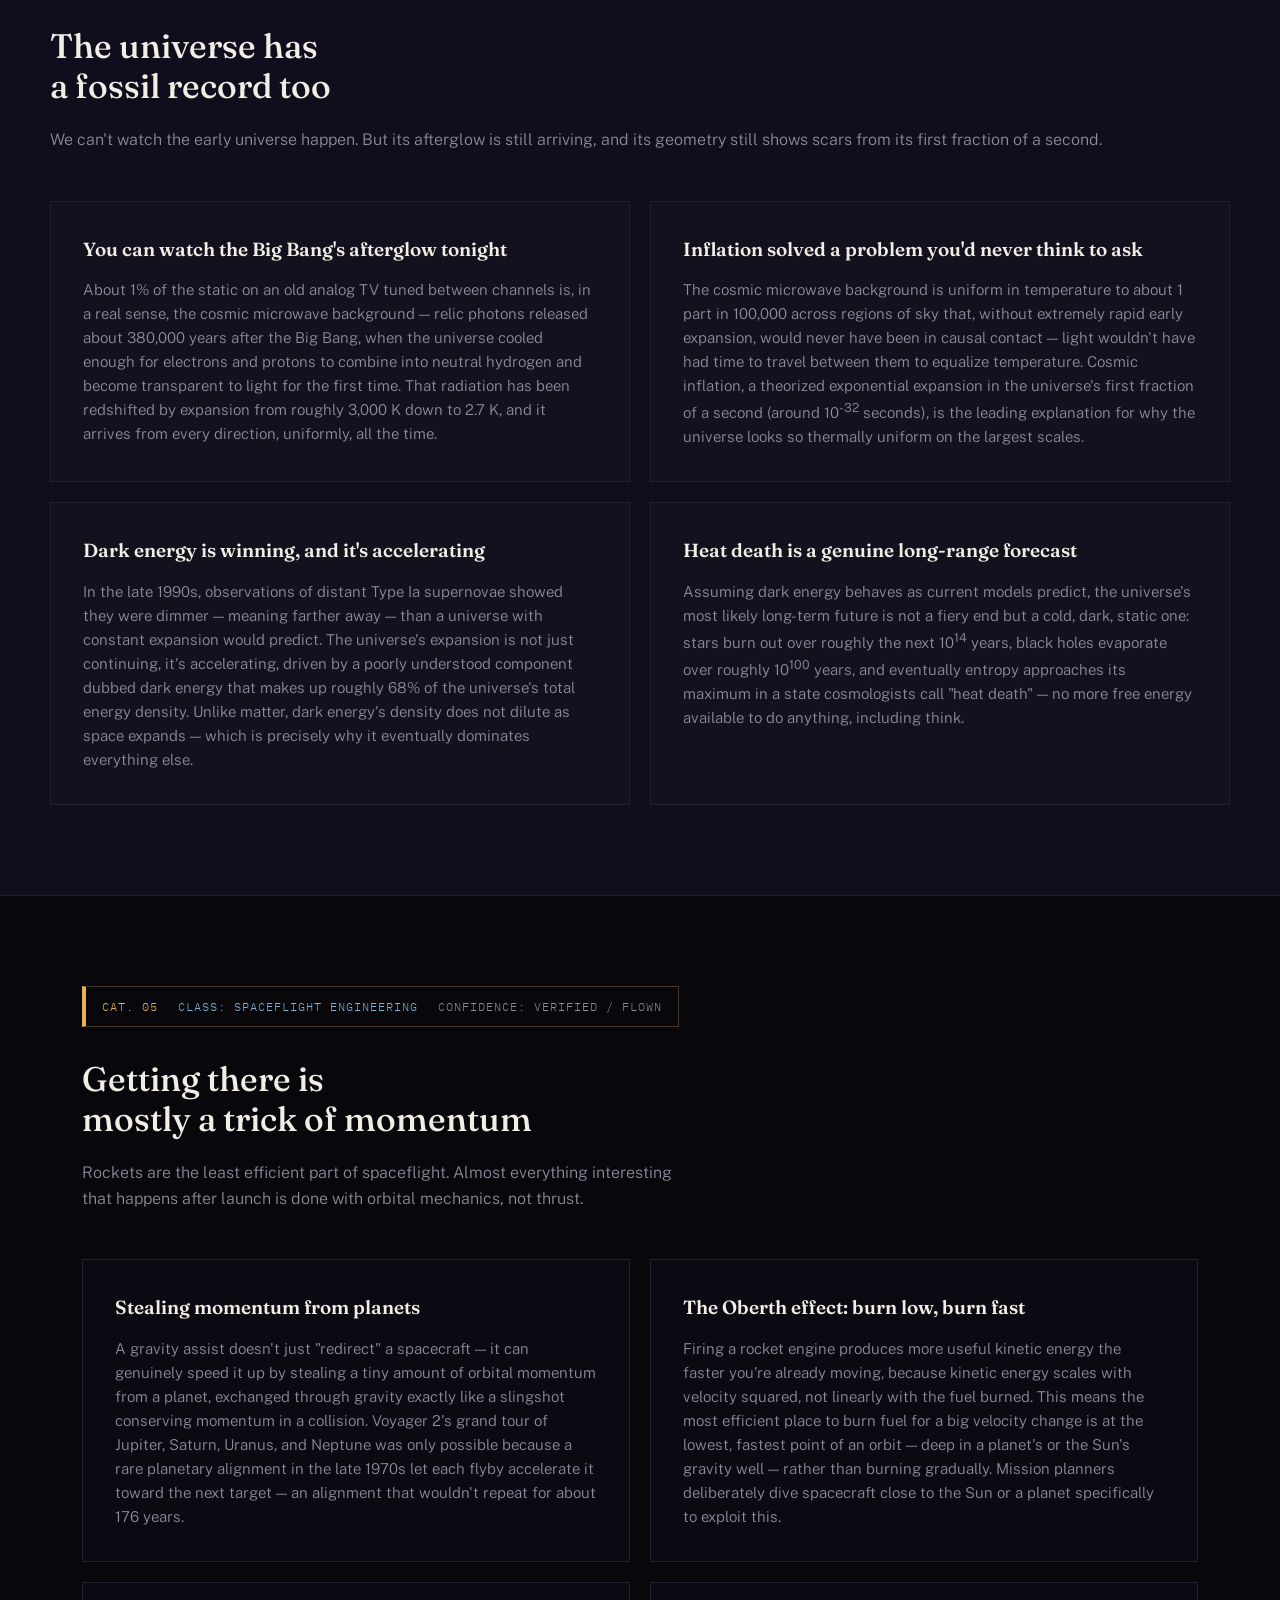
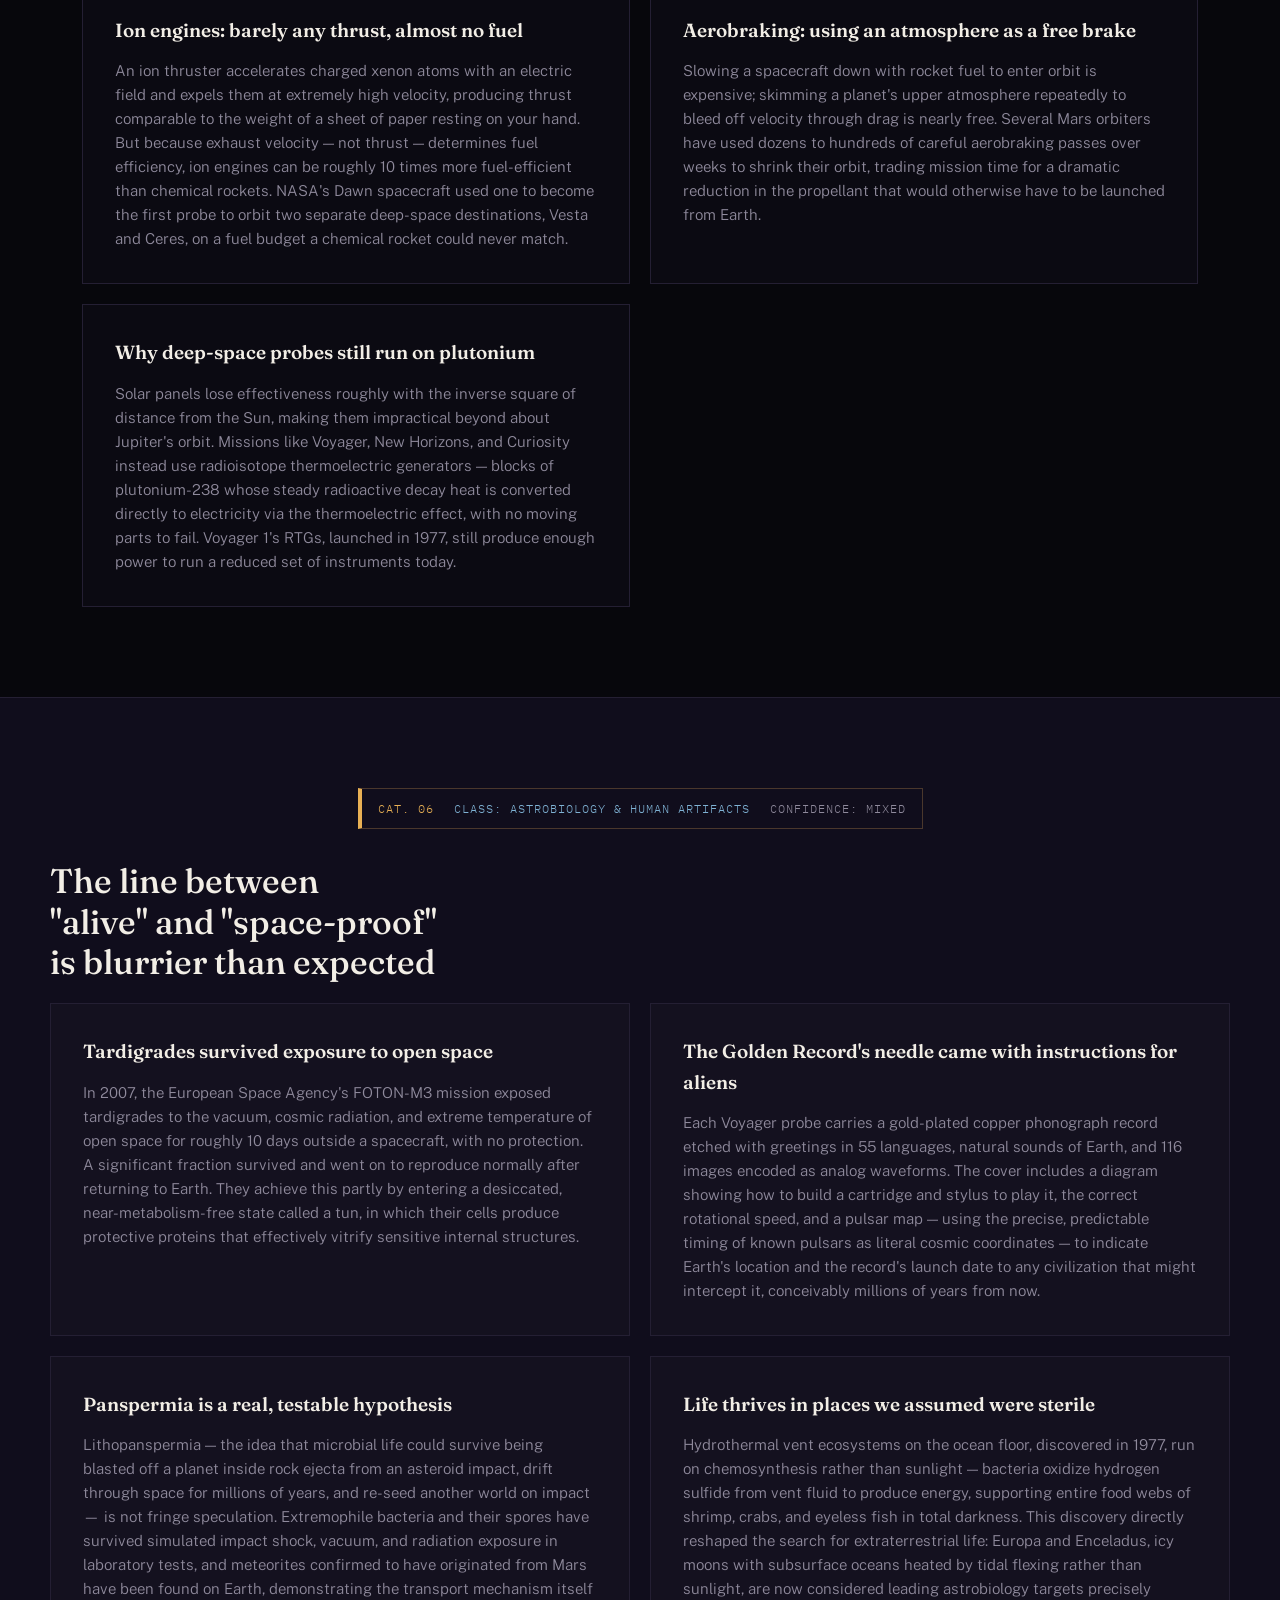
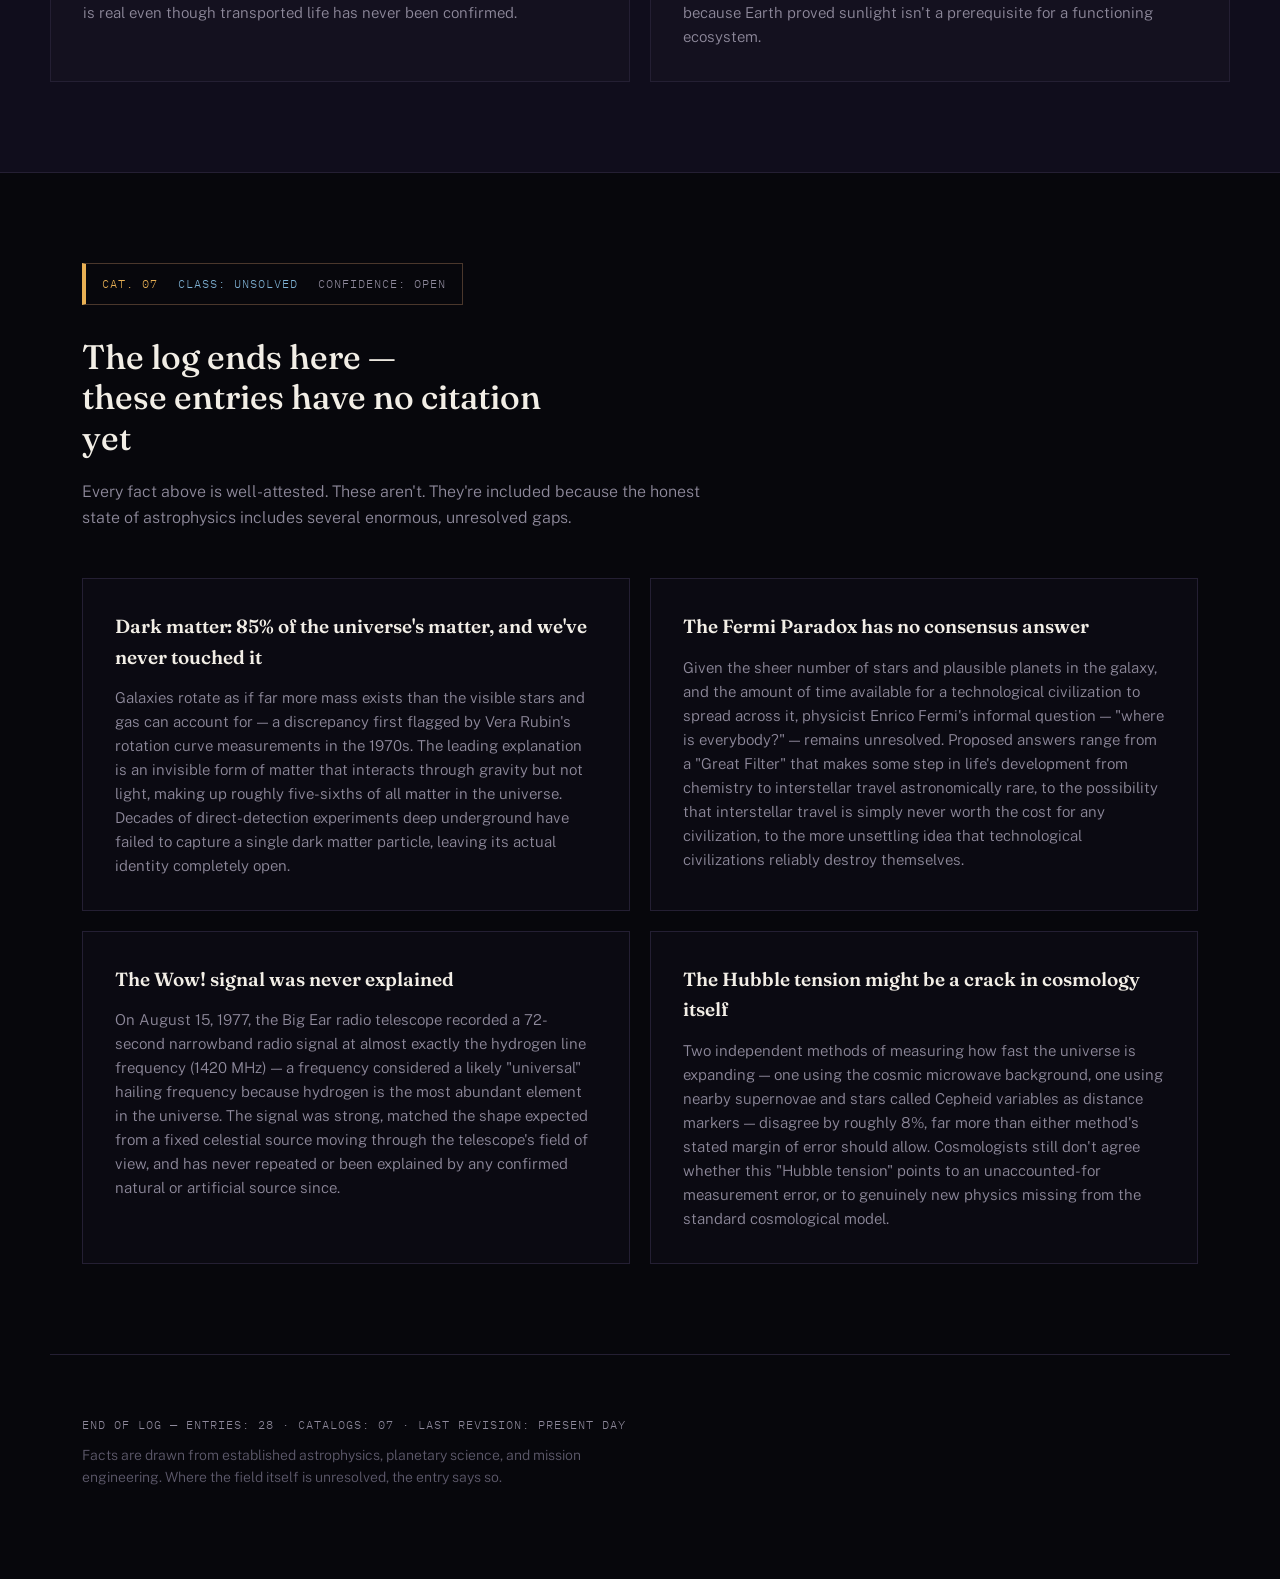
<file: Space-exploration/space-exploration.html>
<!DOCTYPE html>
<html lang="en">
<head>
<meta charset="UTF-8">
<meta name="viewport" content="width=device-width, initial-scale=1.0">
<title>THE DEEP FIELD — An Observation Log of the Universe</title>
<link rel="preconnect" href="https://fonts.googleapis.com">
<link rel="preconnect" href="https://fonts.gstatic.com" crossorigin>
<link href="https://fonts.googleapis.com/css2?family=Fraunces:ital,opsz,wght@0,9..144,300;0,9..144,500;0,9..144,600;1,9..144,500&family=IBM+Plex+Mono:wght@400;500;600&family=Public+Sans:wght@300;400;500;600&display=swap" rel="stylesheet">
<link rel="stylesheet" href="space-exploration.css">
</head>
<body>

<div class="spectral-scale" aria-hidden="true"></div>

<header class="site-header">
  <div class="header-inner">
    <a href="#top" class="wordmark">THE&nbsp;DEEP&nbsp;FIELD</a>
    <nav class="catalog-nav">
      <a href="#stellar">01 Stellar Death</a>
      <a href="#exotic">02 Exotic Objects</a>
      <a href="#exoplanets">03 Other Worlds</a>
      <a href="#deeptime">04 Deep Time</a>
      <a href="#engineering">05 Engineering</a>
      <a href="#life">06 Life &amp; Artifacts</a>
      <a href="#mysteries">07 Open Mysteries</a>
    </nav>
  </div>
</header>

<main id="top">

  <!-- HERO -->
  <section class="hero">
    <div class="hero-grid" aria-hidden="true"></div>
    <p class="eyebrow mono">LOG ENTRY 000 — ORIENTATION</p>
    <h1 class="hero-title">Most of what happens<br>in the universe<br><em>has no witnesses.</em></h1>
    <p class="hero-sub">This is not a tour of nine planets. It's a working log of the strangest, best-attested facts in astrophysics, astrobiology, and spacecraft engineering — the kind that don't make it onto classroom posters.</p>
    <div class="hero-stats">
      <div class="stat">
        <span class="stat-num mono">93.0<small>Gly</small></span>
        <span class="stat-label">diameter of the observable universe — not because light hasn't had time to arrive from farther, but because space itself has expanded while that light traveled</span>
      </div>
      <div class="stat">
        <span class="stat-num mono">1 in 10<sup>57</sup></span>
        <span class="stat-label">approximate fraction of a proton's diameter that a neutron star's surface gravity would compress a person's height by, per second of freefall, near the event horizon of instant death</span>
      </div>
      <div class="stat">
        <span class="stat-num mono">4.6<small>Gyr</small></span>
        <span class="stat-label">time until the Sun's core hydrogen runs low enough to force it into a red giant — Earth's oceans boil away long before that</span>
      </div>
    </div>
    <p class="scroll-cue mono">▾ begin the log</p>
  </section>

  <!-- 01 STELLAR DEATH -->
  <section id="stellar" class="entry">
    <div class="entry-tag mono">
      <span>CAT. 01</span><span>CLASS: STELLAR EVOLUTION</span><span>CONFIDENCE: HIGH</span>
    </div>
    <h2 class="entry-title">A star's death is decided<br>before it's born</h2>
    <p class="entry-lede">The single number that determines whether a star ends as a slowly cooling ember, an exposed atomic nucleus the size of a city, or a hole in spacetime is fixed the moment it starts fusing hydrogen: its mass.</p>

    <div class="fact-grid">
      <article class="fact">
        <h3>The Chandrasekhar limit</h3>
        <p>A white dwarf is held up not by heat but by <strong>electron degeneracy pressure</strong> — a purely quantum-mechanical refusal of electrons to occupy the same state, described by the Pauli exclusion principle. Subrahmanyan Chandrasekhar showed in 1930, at age 19, that this pressure can only support about <strong>1.4 solar masses</strong>. Push a white dwarf past that line — by feeding it matter from a companion star — and electron degeneracy fails catastrophically, igniting runaway carbon fusion across the whole star in seconds. The result, a Type Ia supernova, is bright enough to briefly outshine its host galaxy, and because it always detonates at almost exactly the same mass, it always releases almost exactly the same energy. That consistency is what let astronomers use them as "standard candles" to discover the universe's expansion is accelerating.</p>
      </article>
      <article class="fact">
        <h3>Core collapse in under a second</h3>
        <p>A massive star spends millions of years fusing hydrogen, then helium, then progressively heavier elements in onion-like shells — each stage faster than the last, because heavier fuels release less energy per reaction. Silicon burning to iron can finish in a single day. Iron cannot be fused for a net energy gain, so fusion stops, the core's support vanishes, and roughly 1.5 solar masses of matter collapses from the size of Earth to the size of a city — about 30 km — in <strong>under a quarter of a second</strong>. The rebound of infalling outer layers off that suddenly rigid core drives the supernova shockwave.</p>
      </article>
      <article class="fact">
        <h3>Where your calcium came from</h3>
        <p>Every element heavier than iron on the periodic table — gold, iodine, uranium — was almost certainly forged in less than a second, during a supernova's core collapse or a neutron star merger, via rapid neutron capture (the <strong>r-process</strong>). Calcium and oxygen, on the other hand, are cooked slowly over a star's lifetime in nuclear fusion. The literal atoms of bone and blood in your body were assembled on two totally different timescales, by two totally different kinds of stellar violence, and then scattered across the galaxy long before the Sun existed.</p>
      </article>
      <article class="fact">
        <h3>A teaspoon that weighs a mountain</h3>
        <p>Electron degeneracy pressure only wins up to the Chandrasekhar limit. Beyond about 1.4–3 solar masses, gravity forces electrons and protons to merge into neutrons, and the remnant becomes a neutron star, held up instead by <strong>neutron degeneracy pressure</strong>. The result is matter denser than anything else that isn't a black hole: a teaspoon of neutron-star material would weigh roughly as much as a mountain — on the order of a billion tonnes. It is one continuous atomic nucleus, 20 km across, held together by gravity rather than the strong force.</p>
      </article>
    </div>
  </section>

  <!-- 02 EXOTIC OBJECTS -->
  <section id="exotic" class="entry entry-dark">
    <div class="entry-tag mono">
      <span>CAT. 02</span><span>CLASS: COMPACT &amp; RELATIVISTIC OBJECTS</span><span>CONFIDENCE: HIGH–SPECULATIVE</span>
    </div>
    <h2 class="entry-title">Objects where physics<br>stops behaving</h2>
    <p class="entry-lede">Neutron stars, magnetars, and black holes aren't just "extreme versions" of normal stars — past a certain point, the equations governing them switch from Newtonian gravity to full general relativity, and intuition stops being useful.</p>

    <div class="fact-grid">
      <article class="fact">
        <h3>Magnetars: the strongest magnets known</h3>
        <p>A magnetar is a neutron star with a magnetic field of roughly 10<sup>11</sup> tesla — for comparison, a hospital MRI machine runs at about 1–3 tesla. A field that strong would distort the electron clouds of atoms into cigar shapes and could, in principle, disrupt matter's chemistry from a thousand kilometers away. Starquakes on magnetars — sudden crustal fractures — release more energy in a fraction of a second than the Sun emits in 100,000 years, and were caught by satellites designed to watch for nuclear weapons tests, because they briefly outshine everything else in gamma rays.</p>
      </article>
      <article class="fact">
        <h3>Pulsars: lighthouses by accident</h3>
        <p>A pulsar is a rotating neutron star whose magnetic axis is misaligned with its spin axis, sweeping a beam of radio waves past Earth like a lighthouse. The first one discovered, in 1967 by Jocelyn Bell Burnell, was nicknamed "LGM-1" — Little Green Men — because its pulses were so regular that a natural origin seemed briefly implausible. Some pulsars spin over 700 times per second; their surfaces move at a meaningful fraction of the speed of light.</p>
      </article>
      <article class="fact">
        <h3>The photon sphere</h3>
        <p>Around any black hole there is a spherical shell — for a non-rotating hole, at 1.5 times the Schwarzschild radius — where spacetime is curved so sharply that light itself can travel in a closed circular orbit. It's unstable; any tiny perturbation sends the photon spiraling in or escaping. This is also the physical mechanism behind the bright "photon ring" seen in the Event Horizon Telescope images of M87* and Sagittarius A*: it is light that has looped the black hole one or more times before escaping to our cameras.</p>
      </article>
      <article class="fact">
        <h3>Spaghettification is a real, calculable event</h3>
        <p>Tidal force scales with the difference in gravitational pull between your head and feet. For a stellar-mass black hole, that difference becomes lethal thousands of kilometers before the event horizon — the mechanism astronomers actually call spaghettification. Counterintuitively, for a <em>supermassive</em> black hole like Sagittarius A*, the event horizon is so large and gently curved that tidal forces at the horizon itself are survivable; you could, in principle, cross the horizon of a large enough black hole without immediately being torn apart — though there is no way back out to report on what came next.</p>
      </article>
      <article class="fact">
        <h3>Black holes are the simplest objects in physics</h3>
        <p>The "no-hair theorem" states that an isolated black hole is completely described by just three numbers: mass, electric charge, and angular momentum. Everything else about the matter that fell in — its composition, shape, history — is lost to any outside observer. A black hole made of collapsed stars and one made of collapsed bicycles, at the same mass and spin, are indistinguishable from the outside. This "loss" of information is the actual heart of the black hole information paradox, not the destruction of matter itself.</p>
      </article>
      <article class="fact">
        <h3>Hawking radiation and cosmic old age</h3>
        <p>Quantum field theory predicts that black holes slowly evaporate via Hawking radiation, and the smaller the black hole, the faster it evaporates. A stellar-mass black hole would take on the order of 10<sup>67</sup> years to evaporate — vastly longer than the current age of the universe, about 1.4 × 10<sup>10</sup> years. This single fact is a cornerstone of "heat death" cosmology: black holes will very plausibly outlast every star, galaxy, and planet, making them some of the last structures in the universe to disappear.</p>
      </article>
    </div>
  </section>

  <!-- 03 EXOPLANETS -->
  <section id="exoplanets" class="entry">
    <div class="entry-tag mono">
      <span>CAT. 03</span><span>CLASS: EXOPLANETARY SCIENCE</span><span>CONFIDENCE: MIXED</span>
    </div>
    <h2 class="entry-title">We've never seen<br>most of these worlds</h2>
    <p class="entry-lede">Over 5,000 confirmed exoplanets exist in catalogs today, and the overwhelming majority were never directly imaged. They were inferred — from wobbles, dips, and tiny chemical fingerprints in starlight.</p>

    <div class="fact-grid">
      <article class="fact">
        <h3>How you "see" a planet by not seeing it</h3>
        <p>The transit method — used by Kepler and TESS — detects planets by measuring the tiny dimming of starlight as a planet crosses in front of its star, sometimes by as little as 0.01%. It only works for the small fraction of planetary systems oriented edge-on to Earth. The radial velocity method instead detects the star's own wobble, pulled by the planet's gravity, as a periodic Doppler shift in its spectrum — this is how the first exoplanet around a Sun-like star, 51 Pegasi b, was found in 1995.</p>
      </article>
      <article class="fact">
        <h3>Reading an atmosphere from light-years away</h3>
        <p>When a planet transits, a sliver of starlight passes through its atmosphere on the way to us, and different gases absorb specific wavelengths. JWST's spectrographs can detect these absorption fingerprints well enough to identify water vapor, carbon dioxide, and even sulfur dioxide — the byproduct of photochemistry — in the atmospheres of planets tens to hundreds of light-years away, without ever directly resolving the planet as more than a point of light.</p>
      </article>
      <article class="fact">
        <h3>Tidally locked doesn't mean dead</h3>
        <p>Most planets found in the "habitable zones" of small red dwarf stars, including several in the TRAPPIST-1 system, are almost certainly tidally locked — one hemisphere in permanent day, one in permanent night, like the Moon around Earth. Climate models suggest this needn't be sterilizing: strong atmospheric circulation could carry heat from the dayside to the nightside, and the terminator zone — the ring of permanent twilight — is a genuine candidate for the most temperate real estate on such a world.</p>
      </article>
      <article class="fact">
        <h3>Worlds with no Earth analog</h3>
        <p>The most common type of planet found by Kepler doesn't exist in our solar system at all: "sub-Neptunes," 2–4 times Earth's radius with thick hydrogen/helium envelopes over a rocky or icy core. Then there are "hot Jupiters" — gas giants orbiting closer to their star than Mercury orbits the Sun, some with predicted iron rain or winds exceeding 2 km/s — and "ocean worlds" theorized to be covered by liquid water hundreds of kilometers deep, far beyond Earth's average ocean depth of about 3.7 km.</p>
      </article>
    </div>
  </section>

  <!-- 04 DEEP TIME -->
  <section id="deeptime" class="entry entry-dark">
    <div class="entry-tag mono">
      <span>CAT. 04</span><span>CLASS: COSMOLOGY</span><span>CONFIDENCE: HIGH FOR PAST, MODEL-DEPENDENT FOR FUTURE</span>
    </div>
    <h2 class="entry-title">The universe has<br>a fossil record too</h2>
    <p class="entry-lede">We can't watch the early universe happen. But its afterglow is still arriving, and its geometry still shows scars from its first fraction of a second.</p>

    <div class="fact-grid">
      <article class="fact">
        <h3>You can watch the Big Bang's afterglow tonight</h3>
        <p>About 1% of the static on an old analog TV tuned between channels is, in a real sense, the cosmic microwave background — relic photons released about 380,000 years after the Big Bang, when the universe cooled enough for electrons and protons to combine into neutral hydrogen and become transparent to light for the first time. That radiation has been redshifted by expansion from roughly 3,000 K down to 2.7 K, and it arrives from every direction, uniformly, all the time.</p>
      </article>
      <article class="fact">
        <h3>Inflation solved a problem you'd never think to ask</h3>
        <p>The cosmic microwave background is uniform in temperature to about 1 part in 100,000 across regions of sky that, without extremely rapid early expansion, would never have been in causal contact — light wouldn't have had time to travel between them to equalize temperature. Cosmic inflation, a theorized exponential expansion in the universe's first fraction of a second (around 10<sup>-32</sup> seconds), is the leading explanation for why the universe looks so thermally uniform on the largest scales.</p>
      </article>
      <article class="fact">
        <h3>Dark energy is winning, and it's accelerating</h3>
        <p>In the late 1990s, observations of distant Type Ia supernovae showed they were dimmer — meaning farther away — than a universe with constant expansion would predict. The universe's expansion is not just continuing, it's accelerating, driven by a poorly understood component dubbed dark energy that makes up roughly 68% of the universe's total energy density. Unlike matter, dark energy's density does not dilute as space expands — which is precisely why it eventually dominates everything else.</p>
      </article>
      <article class="fact">
        <h3>Heat death is a genuine long-range forecast</h3>
        <p>Assuming dark energy behaves as current models predict, the universe's most likely long-term future is not a fiery end but a cold, dark, static one: stars burn out over roughly the next 10<sup>14</sup> years, black holes evaporate over roughly 10<sup>100</sup> years, and eventually entropy approaches its maximum in a state cosmologists call "heat death" — no more free energy available to do anything, including think.</p>
      </article>
    </div>
  </section>

  <!-- 05 ENGINEERING -->
  <section id="engineering" class="entry">
    <div class="entry-tag mono">
      <span>CAT. 05</span><span>CLASS: SPACEFLIGHT ENGINEERING</span><span>CONFIDENCE: VERIFIED / FLOWN</span>
    </div>
    <h2 class="entry-title">Getting there is<br>mostly a trick of momentum</h2>
    <p class="entry-lede">Rockets are the least efficient part of spaceflight. Almost everything interesting that happens after launch is done with orbital mechanics, not thrust.</p>

    <div class="fact-grid">
      <article class="fact">
        <h3>Stealing momentum from planets</h3>
        <p>A gravity assist doesn't just "redirect" a spacecraft — it can genuinely speed it up by stealing a tiny amount of orbital momentum from a planet, exchanged through gravity exactly like a slingshot conserving momentum in a collision. Voyager 2's grand tour of Jupiter, Saturn, Uranus, and Neptune was only possible because a rare planetary alignment in the late 1970s let each flyby accelerate it toward the next target — an alignment that wouldn't repeat for about 176 years.</p>
      </article>
      <article class="fact">
        <h3>The Oberth effect: burn low, burn fast</h3>
        <p>Firing a rocket engine produces more useful kinetic energy the faster you're already moving, because kinetic energy scales with velocity squared, not linearly with the fuel burned. This means the most efficient place to burn fuel for a big velocity change is at the lowest, fastest point of an orbit — deep in a planet's or the Sun's gravity well — rather than burning gradually. Mission planners deliberately dive spacecraft close to the Sun or a planet specifically to exploit this.</p>
      </article>
      <article class="fact">
        <h3>Ion engines: barely any thrust, almost no fuel</h3>
        <p>An ion thruster accelerates charged xenon atoms with an electric field and expels them at extremely high velocity, producing thrust comparable to the weight of a sheet of paper resting on your hand. But because exhaust velocity — not thrust — determines fuel efficiency, ion engines can be roughly 10 times more fuel-efficient than chemical rockets. NASA's Dawn spacecraft used one to become the first probe to orbit two separate deep-space destinations, Vesta and Ceres, on a fuel budget a chemical rocket could never match.</p>
      </article>
      <article class="fact">
        <h3>Aerobraking: using an atmosphere as a free brake</h3>
        <p>Slowing a spacecraft down with rocket fuel to enter orbit is expensive; skimming a planet's upper atmosphere repeatedly to bleed off velocity through drag is nearly free. Several Mars orbiters have used dozens to hundreds of careful aerobraking passes over weeks to shrink their orbit, trading mission time for a dramatic reduction in the propellant that would otherwise have to be launched from Earth.</p>
      </article>
      <article class="fact">
        <h3>Why deep-space probes still run on plutonium</h3>
        <p>Solar panels lose effectiveness roughly with the inverse square of distance from the Sun, making them impractical beyond about Jupiter's orbit. Missions like Voyager, New Horizons, and Curiosity instead use radioisotope thermoelectric generators — blocks of plutonium-238 whose steady radioactive decay heat is converted directly to electricity via the thermoelectric effect, with no moving parts to fail. Voyager 1's RTGs, launched in 1977, still produce enough power to run a reduced set of instruments today.</p>
      </article>
    </div>
  </section>

  <!-- 06 LIFE & ARTIFACTS -->
  <section id="life" class="entry entry-dark">
    <div class="entry-tag mono">
      <span>CAT. 06</span><span>CLASS: ASTROBIOLOGY &amp; HUMAN ARTIFACTS</span><span>CONFIDENCE: MIXED</span>
    </div>
    <h2 class="entry-title">The line between<br>"alive" and "space-proof"<br>is blurrier than expected</h2>

    <div class="fact-grid">
      <article class="fact">
        <h3>Tardigrades survived exposure to open space</h3>
        <p>In 2007, the European Space Agency's FOTON-M3 mission exposed tardigrades to the vacuum, cosmic radiation, and extreme temperature of open space for roughly 10 days outside a spacecraft, with no protection. A significant fraction survived and went on to reproduce normally after returning to Earth. They achieve this partly by entering a desiccated, near-metabolism-free state called a tun, in which their cells produce protective proteins that effectively vitrify sensitive internal structures.</p>
      </article>
      <article class="fact">
        <h3>The Golden Record's needle came with instructions for aliens</h3>
        <p>Each Voyager probe carries a gold-plated copper phonograph record etched with greetings in 55 languages, natural sounds of Earth, and 116 images encoded as analog waveforms. The cover includes a diagram showing how to build a cartridge and stylus to play it, the correct rotational speed, and a pulsar map — using the precise, predictable timing of known pulsars as literal cosmic coordinates — to indicate Earth's location and the record's launch date to any civilization that might intercept it, conceivably millions of years from now.</p>
      </article>
      <article class="fact">
        <h3>Panspermia is a real, testable hypothesis</h3>
        <p>Lithopanspermia — the idea that microbial life could survive being blasted off a planet inside rock ejecta from an asteroid impact, drift through space for millions of years, and re-seed another world on impact — is not fringe speculation. Extremophile bacteria and their spores have survived simulated impact shock, vacuum, and radiation exposure in laboratory tests, and meteorites confirmed to have originated from Mars have been found on Earth, demonstrating the transport mechanism itself is real even though transported life has never been confirmed.</p>
      </article>
      <article class="fact">
        <h3>Life thrives in places we assumed were sterile</h3>
        <p>Hydrothermal vent ecosystems on the ocean floor, discovered in 1977, run on chemosynthesis rather than sunlight — bacteria oxidize hydrogen sulfide from vent fluid to produce energy, supporting entire food webs of shrimp, crabs, and eyeless fish in total darkness. This discovery directly reshaped the search for extraterrestrial life: Europa and Enceladus, icy moons with subsurface oceans heated by tidal flexing rather than sunlight, are now considered leading astrobiology targets precisely because Earth proved sunlight isn't a prerequisite for a functioning ecosystem.</p>
      </article>
    </div>
  </section>

  <!-- 07 MYSTERIES -->
  <section id="mysteries" class="entry">
    <div class="entry-tag mono">
      <span>CAT. 07</span><span>CLASS: UNSOLVED</span><span>CONFIDENCE: OPEN</span>
    </div>
    <h2 class="entry-title">The log ends here —<br>these entries have no citation yet</h2>
    <p class="entry-lede">Every fact above is well-attested. These aren't. They're included because the honest state of astrophysics includes several enormous, unresolved gaps.</p>

    <div class="fact-grid">
      <article class="fact">
        <h3>Dark matter: 85% of the universe's matter, and we've never touched it</h3>
        <p>Galaxies rotate as if far more mass exists than the visible stars and gas can account for — a discrepancy first flagged by Vera Rubin's rotation curve measurements in the 1970s. The leading explanation is an invisible form of matter that interacts through gravity but not light, making up roughly five-sixths of all matter in the universe. Decades of direct-detection experiments deep underground have failed to capture a single dark matter particle, leaving its actual identity completely open.</p>
      </article>
      <article class="fact">
        <h3>The Fermi Paradox has no consensus answer</h3>
        <p>Given the sheer number of stars and plausible planets in the galaxy, and the amount of time available for a technological civilization to spread across it, physicist Enrico Fermi's informal question — "where is everybody?" — remains unresolved. Proposed answers range from a "Great Filter" that makes some step in life's development from chemistry to interstellar travel astronomically rare, to the possibility that interstellar travel is simply never worth the cost for any civilization, to the more unsettling idea that technological civilizations reliably destroy themselves.</p>
      </article>
      <article class="fact">
        <h3>The Wow! signal was never explained</h3>
        <p>On August 15, 1977, the Big Ear radio telescope recorded a 72-second narrowband radio signal at almost exactly the hydrogen line frequency (1420 MHz) — a frequency considered a likely "universal" hailing frequency because hydrogen is the most abundant element in the universe. The signal was strong, matched the shape expected from a fixed celestial source moving through the telescope's field of view, and has never repeated or been explained by any confirmed natural or artificial source since.</p>
      </article>
      <article class="fact">
        <h3>The Hubble tension might be a crack in cosmology itself</h3>
        <p>Two independent methods of measuring how fast the universe is expanding — one using the cosmic microwave background, one using nearby supernovae and stars called Cepheid variables as distance markers — disagree by roughly 8%, far more than either method's stated margin of error should allow. Cosmologists still don't agree whether this "Hubble tension" points to an unaccounted-for measurement error, or to genuinely new physics missing from the standard cosmological model.</p>
      </article>
    </div>
  </section>

  <footer class="site-footer">
    <p class="mono">END OF LOG — ENTRIES: 28 · CATALOGS: 07 · LAST REVISION: PRESENT DAY</p>
    <p class="footer-note">Facts are drawn from established astrophysics, planetary science, and mission engineering. Where the field itself is unresolved, the entry says so.</p>
  </footer>

</main>

</body>
</html>
</file>
<file: locked prototype/styles.css>
/* ============================================================
   BuildSync AI — Design System
   Dark navy, blue→cyan gradient accent, premium SaaS aesthetic
   ============================================================ */

@import url('https://fonts.googleapis.com/css2?family=Space+Grotesk:wght@500;600;700&family=Inter:wght@400;500;600;700&display=swap');

:root {
  /* Colors */
  --bg-void:        #070a12;
  --bg-base:        #0a0e1a;
  --bg-elevated:    #111726;
  --bg-card:        #131a2a;
  --bg-card-hover:  #17203380;
  --border-subtle:  #1e2740;
  --border-strong:  #2a3654;

  --text-primary:   #f1f5fb;
  --text-secondary: #a8b3c7;
  --text-muted:     #6b7690;

  --accent-blue:    #3b82f6;
  --accent-cyan:    #22d3ee;
  --accent-gradient: linear-gradient(135deg, var(--accent-blue), var(--accent-cyan));
  --accent-glow:    0 0 40px rgba(59, 130, 246, 0.25);

  --success:        #4ade80;
  --warning:        #fbbf24;
  --danger:         #f87171;
  --danger-bg:      #2a1520;

  --radius-sm: 10px;
  --radius-md: 16px;
  --radius-lg: 24px;

  --ease-out: cubic-bezier(0.16, 1, 0.3, 1);
  --ease-spring: cubic-bezier(0.34, 1.56, 0.64, 1);
}

/* Utility: show/hide toggle used across all pages via classList.add/remove('hidden') */
.hidden { display: none !important; }

* { box-sizing: border-box; margin: 0; padding: 0; }

html { scroll-behavior: smooth; }

body {
  font-family: 'Inter', -apple-system, sans-serif;
  background: var(--bg-base);
  color: var(--text-primary);
  min-height: 100vh;
  overflow-x: hidden;
  -webkit-font-smoothing: antialiased;
}

h1, h2, h3, h4, .display {
  font-family: 'Space Grotesk', 'Inter', sans-serif;
  font-weight: 700;
  letter-spacing: -0.02em;
  line-height: 1.08;
}

a { color: inherit; text-decoration: none; }
button { font-family: inherit; cursor: pointer; border: none; background: none; color: inherit; }
input { font-family: inherit; }

/* Ambient background grid + glow */
.bg-ambient {
  position: fixed;
  inset: 0;
  z-index: -1;
  background:
    radial-gradient(ellipse 900px 500px at 15% -10%, rgba(59,130,246,0.16), transparent 60%),
    radial-gradient(ellipse 700px 500px at 100% 20%, rgba(34,211,238,0.10), transparent 60%),
    var(--bg-void);
}
.bg-ambient::after {
  content: '';
  position: absolute;
  inset: 0;
  background-image:
    linear-gradient(rgba(255,255,255,0.025) 1px, transparent 1px),
    linear-gradient(90deg, rgba(255,255,255,0.025) 1px, transparent 1px);
  background-size: 56px 56px;
  mask-image: radial-gradient(ellipse 70% 60% at 50% 0%, black 30%, transparent 75%);
}

/* Container */
.container { max-width: 1240px; margin: 0 auto; padding: 0 32px; }

/* Buttons */
.btn {
  display: inline-flex;
  align-items: center;
  justify-content: center;
  gap: 8px;
  padding: 13px 26px;
  border-radius: 12px;
  font-weight: 600;
  font-size: 15px;
  transition: transform 0.35s var(--ease-spring), box-shadow 0.35s var(--ease-out), background 0.25s var(--ease-out), border-color .25s;
  white-space: nowrap;
}
.btn:active { transform: scale(0.96); }

.btn-primary {
  background: var(--accent-gradient);
  color: #04101f;
  box-shadow: 0 8px 24px -8px rgba(59,130,246,0.55);
}
.btn-primary:hover { transform: translateY(-2px); box-shadow: 0 14px 32px -10px rgba(59,130,246,0.7); }

.btn-ghost {
  background: transparent;
  border: 1px solid var(--border-strong);
  color: var(--text-primary);
}
.btn-ghost:hover { border-color: var(--accent-blue); background: rgba(59,130,246,0.08); transform: translateY(-2px); }

.btn-text {
  color: var(--text-secondary);
  padding: 10px 14px;
}
.btn-text:hover { color: var(--text-primary); }

.btn-block { width: 100%; }
.btn:disabled { opacity: 0.5; cursor: not-allowed; transform: none !important; }

/* Nav */
.nav {
  position: sticky;
  top: 0;
  z-index: 100;
  backdrop-filter: blur(16px);
  background: rgba(7,10,18,0.72);
  border-bottom: 1px solid var(--border-subtle);
}
.nav-inner {
  display: flex;
  align-items: center;
  justify-content: space-between;
  padding: 18px 32px;
  max-width: 1240px;
  margin: 0 auto;
}
.brand {
  display: flex;
  align-items: center;
  gap: 10px;
  font-family: 'Space Grotesk', sans-serif;
  font-weight: 700;
  font-size: 20px;
}
.brand-mark {
  width: 70px; height: 70px;
  border-radius: 9px;
  display: flex; align-items: center; justify-content: center;
  box-shadow: var(--accent-glow);
  overflow: hidden;
  flex-shrink: 0;
}
.brand-mark img {
  width: 100%;
  height: 100%;
  object-fit: contain;
}
.brand-name {
  height: 40px;
  width: auto;
  display: block;
  object-fit: contain;
}
.nav-links { display: flex; gap: 36px; }
.nav-links a {
  color: var(--text-secondary);
  font-size: 15px;
  font-weight: 500;
  position: relative;
  transition: color 0.2s;
}
.nav-links a::after {
  content: '';
  position: absolute; left: 0; bottom: -6px;
  width: 0; height: 2px;
  background: var(--accent-gradient);
  transition: width 0.3s var(--ease-out);
}
.nav-links a:hover { color: var(--text-primary); }
.nav-links a:hover::after { width: 100%; }
.nav-actions { display: flex; gap: 12px; align-items: center; }

/* Cards */
.card {
  background: var(--bg-card);
  border: 1px solid var(--border-subtle);
  border-radius: var(--radius-md);
  transition: transform 0.4s var(--ease-out), border-color 0.3s, box-shadow 0.4s;
}
.card:hover {
  border-color: var(--border-strong);
  transform: translateY(-4px);
  box-shadow: 0 20px 40px -20px rgba(0,0,0,0.6);
}

/* Reveal on scroll */
.reveal {
  opacity: 0;
  transform: translateY(28px);
  transition: opacity 0.7s var(--ease-out), transform 0.7s var(--ease-out);
}
.reveal.in-view { opacity: 1; transform: translateY(0); }

/* Utility */
.eyebrow {
  display: inline-flex;
  align-items: center;
  gap: 8px;
  padding: 8px 16px;
  border-radius: 999px;
  border: 1px solid var(--border-strong);
  background: rgba(59,130,246,0.06);
  color: var(--accent-cyan);
  font-size: 13px;
  font-weight: 600;
  letter-spacing: 0.02em;
}
.text-muted { color: var(--text-muted); }
.text-secondary { color: var(--text-secondary); }
.gradient-text {
  background: var(--accent-gradient);
  -webkit-background-clip: text;
  background-clip: text;
  -webkit-text-fill-color: transparent;
}

/* Scrollbar */
::-webkit-scrollbar { width: 10px; }
::-webkit-scrollbar-track { background: var(--bg-base); }
::-webkit-scrollbar-thumb { background: var(--border-strong); border-radius: 8px; }

/* Toast */
.toast-stack {
  position: fixed;
  top: 24px; right: 24px;
  z-index: 1000;
  display: flex; flex-direction: column; gap: 10px;
}
.toast {
  background: var(--bg-elevated);
  border: 1px solid var(--border-strong);
  border-radius: 12px;
  padding: 14px 18px;
  min-width: 260px;
  display: flex; align-items: center; gap: 10px;
  font-size: 14px;
  box-shadow: 0 12px 32px -8px rgba(0,0,0,0.5);
  animation: toastIn 0.4s var(--ease-spring);
}
.toast.success { border-color: rgba(74,222,128,0.4); }
.toast.error { border-color: rgba(248,113,113,0.4); }
.toast.leaving { animation: toastOut 0.3s var(--ease-out) forwards; }
@keyframes toastIn { from { opacity:0; transform: translateX(40px) scale(0.95);} to {opacity:1; transform: translateX(0) scale(1);} }
@keyframes toastOut { to { opacity:0; transform: translateX(40px) scale(0.95);} }

/* Reduced motion */
@media (prefers-reduced-motion: reduce) {
  *, *::before, *::after { animation-duration: 0.001ms !important; transition-duration: 0.001ms !important; }
}

/* Focus visibility */
a:focus-visible, button:focus-visible, input:focus-visible {
  outline: 2px solid var(--accent-cyan);
  outline-offset: 2px;
}

@media (max-width: 860px) {
  .nav-links { display: none; }
  .container { padding: 0 20px; }
}
</file>
<file: locked prototype/landing.css>
/* ---------- Hero ---------- */
.hero {
  padding: 96px 32px 40px;
  text-align: center;
  position: relative;
}
.hero-inner { max-width: 780px; margin: 0 auto; display: flex; flex-direction: column; align-items: center; gap: 22px; }
.hero-title { font-size: clamp(40px, 6vw, 76px); }
.hero-sub { font-size: 19px; color: var(--text-secondary); max-width: 620px; line-height: 1.6; }
.hero-cta { display: flex; gap: 14px; flex-wrap: wrap; justify-content: center; }
.btn-lg { padding: 16px 32px; font-size: 16px; border-radius: 14px; }

.hero-panel { max-width: 900px; margin: 56px auto 0; padding: 0 16px; }
.panel-frame {
  background: var(--bg-card);
  border: 1px solid var(--border-subtle);
  border-radius: var(--radius-lg);
  padding: 28px 32px;
  box-shadow: 0 40px 80px -30px rgba(0,0,0,0.7), var(--accent-glow);
}
.panel-top { display: flex; justify-content: space-between; align-items: center; font-weight: 600; margin-bottom: 20px; color: var(--text-secondary); }
.live-dot { color: var(--success); font-size: 13px; }
.panel-stats { display: grid; grid-template-columns: repeat(3, 1fr); gap: 16px; }
.stat { background: var(--bg-elevated); border: 1px solid var(--border-subtle); border-radius: 14px; padding: 20px; text-align: left; }
.stat-label { display: block; color: var(--text-muted); font-size: 13px; margin-bottom: 8px; }
.stat-value { font-family: 'Space Grotesk', sans-serif; font-size: 32px; font-weight: 700; }
.stat-value.good { color: var(--success); }

/* ---------- Sections ---------- */
.section { padding: 110px 0; }
.section.alt { background: linear-gradient(180deg, transparent, rgba(59,130,246,0.035), transparent); }
.section-head { text-align: center; max-width: 640px; margin: 0 auto 56px; }
.section-head h2 { font-size: clamp(28px, 4vw, 44px); margin-bottom: 14px; }

/* ---------- Features ---------- */
.feature-grid { display: grid; grid-template-columns: repeat(3, 1fr); gap: 22px; }
.feature-card { padding: 30px; }
.feature-icon { font-size: 30px; margin-bottom: 16px; }
.feature-card h3 { font-size: 19px; margin-bottom: 8px; }
.feature-card p { font-size: 14.5px; line-height: 1.55; }

/* ---------- Role diagram ---------- */
.role-grid { display: flex; align-items: center; gap: 18px; }
.role-card { flex: 1; padding: 30px; }
.role-arrow { color: var(--text-muted); font-size: 22px; }
.role-tag { display: inline-block; padding: 5px 12px; border-radius: 999px; font-size: 12px; font-weight: 700; margin-bottom: 14px; }
.builder-tag { background: rgba(59,130,246,0.15); color: #7db2ff; }
.supervisor-tag { background: rgba(34,211,238,0.15); color: #67e4f5; }
.worker-tag { background: rgba(74,222,128,0.15); color: var(--success); }
.role-card h3 { font-size: 19px; margin-bottom: 8px; }
.role-card p { font-size: 14.5px; line-height: 1.55; }

/* ---------- Pricing ---------- */
.pricing-grid { display: grid; grid-template-columns: repeat(3, 1fr); gap: 22px; align-items: start; }
.price-card { padding: 32px; position: relative; }
.price-card.featured { border-color: var(--accent-blue); box-shadow: var(--accent-glow); transform: scale(1.03); }
.price-card.featured:hover { transform: scale(1.03) translateY(-4px); }
.popular-badge {
  position: absolute; top: -13px; left: 50%; transform: translateX(-50%);
  background: var(--accent-gradient); color: #04101f;
  font-size: 12px; font-weight: 700; padding: 6px 16px; border-radius: 999px;
}
.price-plan {
  font-family: 'Space Grotesk', sans-serif;
  font-weight: 700;
  font-size: 36px;
  display: inline-block;
  color: var(--text-primary);
}
.price { display: flex; align-items: baseline; gap: 8px; margin: 18px 0 20px; }
.price-amt {
  font-family: 'Space Grotesk', sans-serif;
  font-size: 26px;
  font-weight: 700;
  background: var(--accent-gradient);
  -webkit-background-clip: text;
  background-clip: text;
  -webkit-text-fill-color: transparent;
}
.price-amt.price-secret {
  font-size: 22px;
  background: var(--accent-gradient);
  -webkit-background-clip: text;
  background-clip: text;
  -webkit-text-fill-color: transparent;
  letter-spacing: -0.01em;
}
.price-list { list-style: none; margin-top: 24px; display: flex; flex-direction: column; gap: 12px; }
.price-list li { font-size: 14px; color: var(--text-secondary); padding-left: 22px; position: relative; }
.price-list li::before { content: '✓'; position: absolute; left: 0; color: var(--accent-cyan); font-weight: 700; }

/* ---------- CTA banner ---------- */
.cta-banner {
  background: linear-gradient(135deg, rgba(59,130,246,0.14), rgba(34,211,238,0.08));
  border: 1px solid var(--border-strong);
  border-radius: 28px;
  padding: 72px 40px;
  text-align: center;
}
.cta-banner h2 { font-size: clamp(28px, 4vw, 42px); margin-bottom: 16px; }
.cta-banner p { max-width: 520px; margin: 0 auto 30px; }

/* ---------- Footer ---------- */
.footer { border-top: 1px solid var(--border-subtle); padding-top: 56px; }
.footer-inner { display: grid; grid-template-columns: 2fr 1fr 1fr 1fr; gap: 24px; }
.footer h4 { font-size: 14px; margin-bottom: 16px; color: var(--text-primary); }
.footer a { display: block; color: var(--text-muted); font-size: 14px; padding: 6px 0; transition: color .2s; }
.footer a:hover { color: var(--accent-cyan); }

@media (max-width: 900px) {
  .feature-grid, .pricing-grid { grid-template-columns: 1fr; }
  .role-grid { flex-direction: column; }
  .role-arrow { transform: rotate(90deg); }
  .panel-stats { grid-template-columns: 1fr; }
  .footer-inner { grid-template-columns: 1fr 1fr; }
}
</file>
<file: Main prototype/styles.css>
/* ============================================================
   BuildSync AI — Design System
   Dark navy, blue→cyan gradient accent, premium SaaS aesthetic
   ============================================================ */

@import url('https://fonts.googleapis.com/css2?family=Space+Grotesk:wght@500;600;700&family=Inter:wght@400;500;600;700&display=swap');

:root {
  /* Colors */
  --bg-void:        #070a12;
  --bg-base:        #0a0e1a;
  --bg-elevated:    #111726;
  --bg-card:        #131a2a;
  --bg-card-hover:  #17203380;
  --border-subtle:  #1e2740;
  --border-strong:  #2a3654;

  --text-primary:   #f1f5fb;
  --text-secondary: #a8b3c7;
  --text-muted:     #6b7690;

  --accent-blue:    #3b82f6;
  --accent-cyan:    #22d3ee;
  --accent-gradient: linear-gradient(135deg, var(--accent-blue), var(--accent-cyan));
  --accent-glow:    0 0 40px rgba(59, 130, 246, 0.25);

  --success:        #4ade80;
  --warning:        #fbbf24;
  --danger:         #f87171;
  --danger-bg:      #2a1520;

  --radius-sm: 10px;
  --radius-md: 16px;
  --radius-lg: 24px;

  --ease-out: cubic-bezier(0.16, 1, 0.3, 1);
  --ease-spring: cubic-bezier(0.34, 1.56, 0.64, 1);
}

/* Utility: show/hide toggle used across all pages via classList.add/remove('hidden') */
.hidden { display: none !important; }

* { box-sizing: border-box; margin: 0; padding: 0; }

html { scroll-behavior: smooth; }

body {
  font-family: 'Inter', -apple-system, sans-serif;
  background: var(--bg-base);
  color: var(--text-primary);
  min-height: 100vh;
  overflow-x: hidden;
  -webkit-font-smoothing: antialiased;
}

h1, h2, h3, h4, .display {
  font-family: 'Space Grotesk', 'Inter', sans-serif;
  font-weight: 700;
  letter-spacing: -0.02em;
  line-height: 1.08;
}

a { color: inherit; text-decoration: none; }
button { font-family: inherit; cursor: pointer; border: none; background: none; color: inherit; }
input { font-family: inherit; }

/* Ambient background grid + glow */
.bg-ambient {
  position: fixed;
  inset: 0;
  z-index: -1;
  background:
    radial-gradient(ellipse 900px 500px at 15% -10%, rgba(59,130,246,0.16), transparent 60%),
    radial-gradient(ellipse 700px 500px at 100% 20%, rgba(34,211,238,0.10), transparent 60%),
    var(--bg-void);
}
.bg-ambient::after {
  content: '';
  position: absolute;
  inset: 0;
  background-image:
    linear-gradient(rgba(255,255,255,0.025) 1px, transparent 1px),
    linear-gradient(90deg, rgba(255,255,255,0.025) 1px, transparent 1px);
  background-size: 56px 56px;
  mask-image: radial-gradient(ellipse 70% 60% at 50% 0%, black 30%, transparent 75%);
}

/* Container */
.container { max-width: 1240px; margin: 0 auto; padding: 0 32px; }

/* Buttons */
.btn {
  display: inline-flex;
  align-items: center;
  justify-content: center;
  gap: 8px;
  padding: 13px 26px;
  border-radius: 12px;
  font-weight: 600;
  font-size: 15px;
  transition: transform 0.35s var(--ease-spring), box-shadow 0.35s var(--ease-out), background 0.25s var(--ease-out), border-color .25s;
  white-space: nowrap;
}
.btn:active { transform: scale(0.96); }

.btn-primary {
  background: var(--accent-gradient);
  color: #04101f;
  box-shadow: 0 8px 24px -8px rgba(59,130,246,0.55);
}
.btn-primary:hover { transform: translateY(-2px); box-shadow: 0 14px 32px -10px rgba(59,130,246,0.7); }

.btn-ghost {
  background: transparent;
  border: 1px solid var(--border-strong);
  color: var(--text-primary);
}
.btn-ghost:hover { border-color: var(--accent-blue); background: rgba(59,130,246,0.08); transform: translateY(-2px); }

.btn-text {
  color: var(--text-secondary);
  padding: 10px 14px;
}
.btn-text:hover { color: var(--text-primary); }

.btn-block { width: 100%; }
.btn:disabled { opacity: 0.5; cursor: not-allowed; transform: none !important; }

/* Nav */
.nav {
  position: sticky;
  top: 0;
  z-index: 100;
  backdrop-filter: blur(16px);
  background: rgba(7,10,18,0.72);
  border-bottom: 1px solid var(--border-subtle);
}
.nav-inner {
  display: flex;
  align-items: center;
  justify-content: space-between;
  padding: 18px 32px;
  max-width: 1240px;
  margin: 0 auto;
}
.brand {
  display: flex;
  align-items: center;
  gap: 10px;
  font-family: 'Space Grotesk', sans-serif;
  font-weight: 700;
  font-size: 20px;
}
.brand-mark {
  width: 34px; height: 34px;
  border-radius: 9px;
  background: var(--accent-gradient);
  display: flex; align-items: center; justify-content: center;
  font-weight: 700;
  color: #04101f;
  box-shadow: var(--accent-glow);
}
.nav-links { display: flex; gap: 36px; }
.nav-links a {
  color: var(--text-secondary);
  font-size: 15px;
  font-weight: 500;
  position: relative;
  transition: color 0.2s;
}
.nav-links a::after {
  content: '';
  position: absolute; left: 0; bottom: -6px;
  width: 0; height: 2px;
  background: var(--accent-gradient);
  transition: width 0.3s var(--ease-out);
}
.nav-links a:hover { color: var(--text-primary); }
.nav-links a:hover::after { width: 100%; }
.nav-actions { display: flex; gap: 12px; align-items: center; }

/* Cards */
.card {
  background: var(--bg-card);
  border: 1px solid var(--border-subtle);
  border-radius: var(--radius-md);
  transition: transform 0.4s var(--ease-out), border-color 0.3s, box-shadow 0.4s;
}
.card:hover {
  border-color: var(--border-strong);
  transform: translateY(-4px);
  box-shadow: 0 20px 40px -20px rgba(0,0,0,0.6);
}

/* Reveal on scroll */
.reveal {
  opacity: 0;
  transform: translateY(28px);
  transition: opacity 0.7s var(--ease-out), transform 0.7s var(--ease-out);
}
.reveal.in-view { opacity: 1; transform: translateY(0); }

/* Utility */
.eyebrow {
  display: inline-flex;
  align-items: center;
  gap: 8px;
  padding: 8px 16px;
  border-radius: 999px;
  border: 1px solid var(--border-strong);
  background: rgba(59,130,246,0.06);
  color: var(--accent-cyan);
  font-size: 13px;
  font-weight: 600;
  letter-spacing: 0.02em;
}
.text-muted { color: var(--text-muted); }
.text-secondary { color: var(--text-secondary); }
.gradient-text {
  background: var(--accent-gradient);
  -webkit-background-clip: text;
  background-clip: text;
  -webkit-text-fill-color: transparent;
}

/* Scrollbar */
::-webkit-scrollbar { width: 10px; }
::-webkit-scrollbar-track { background: var(--bg-base); }
::-webkit-scrollbar-thumb { background: var(--border-strong); border-radius: 8px; }

/* Toast */
.toast-stack {
  position: fixed;
  top: 24px; right: 24px;
  z-index: 1000;
  display: flex; flex-direction: column; gap: 10px;
}
.toast {
  background: var(--bg-elevated);
  border: 1px solid var(--border-strong);
  border-radius: 12px;
  padding: 14px 18px;
  min-width: 260px;
  display: flex; align-items: center; gap: 10px;
  font-size: 14px;
  box-shadow: 0 12px 32px -8px rgba(0,0,0,0.5);
  animation: toastIn 0.4s var(--ease-spring);
}
.toast.success { border-color: rgba(74,222,128,0.4); }
.toast.error { border-color: rgba(248,113,113,0.4); }
.toast.leaving { animation: toastOut 0.3s var(--ease-out) forwards; }
@keyframes toastIn { from { opacity:0; transform: translateX(40px) scale(0.95);} to {opacity:1; transform: translateX(0) scale(1);} }
@keyframes toastOut { to { opacity:0; transform: translateX(40px) scale(0.95);} }

/* Reduced motion */
@media (prefers-reduced-motion: reduce) {
  *, *::before, *::after { animation-duration: 0.001ms !important; transition-duration: 0.001ms !important; }
}

/* Focus visibility */
a:focus-visible, button:focus-visible, input:focus-visible {
  outline: 2px solid var(--accent-cyan);
  outline-offset: 2px;
}

@media (max-width: 860px) {
  .nav-links { display: none; }
  .container { padding: 0 20px; }
}
</file>
<file: Main prototype/landing.css>
/* ---------- Hero ---------- */
.hero {
  padding: 96px 32px 40px;
  text-align: center;
  position: relative;
}
.hero-inner { max-width: 780px; margin: 0 auto; display: flex; flex-direction: column; align-items: center; gap: 22px; }
.hero-title { font-size: clamp(40px, 6vw, 76px); }
.hero-sub { font-size: 19px; color: var(--text-secondary); max-width: 620px; line-height: 1.6; }
.hero-cta { display: flex; gap: 14px; flex-wrap: wrap; justify-content: center; }
.btn-lg { padding: 16px 32px; font-size: 16px; border-radius: 14px; }

.hero-panel { max-width: 900px; margin: 56px auto 0; padding: 0 16px; }
.panel-frame {
  background: var(--bg-card);
  border: 1px solid var(--border-subtle);
  border-radius: var(--radius-lg);
  padding: 28px 32px;
  box-shadow: 0 40px 80px -30px rgba(0,0,0,0.7), var(--accent-glow);
}
.panel-top { display: flex; justify-content: space-between; align-items: center; font-weight: 600; margin-bottom: 20px; color: var(--text-secondary); }
.live-dot { color: var(--success); font-size: 13px; }
.panel-stats { display: grid; grid-template-columns: repeat(3, 1fr); gap: 16px; }
.stat { background: var(--bg-elevated); border: 1px solid var(--border-subtle); border-radius: 14px; padding: 20px; text-align: left; }
.stat-label { display: block; color: var(--text-muted); font-size: 13px; margin-bottom: 8px; }
.stat-value { font-family: 'Space Grotesk', sans-serif; font-size: 32px; font-weight: 700; }
.stat-value.good { color: var(--success); }

/* ---------- Sections ---------- */
.section { padding: 110px 0; }
.section.alt { background: linear-gradient(180deg, transparent, rgba(59,130,246,0.035), transparent); }
.section-head { text-align: center; max-width: 640px; margin: 0 auto 56px; }
.section-head h2 { font-size: clamp(28px, 4vw, 44px); margin-bottom: 14px; }

/* ---------- Features ---------- */
.feature-grid { display: grid; grid-template-columns: repeat(3, 1fr); gap: 22px; }
.feature-card { padding: 30px; }
.feature-icon { font-size: 30px; margin-bottom: 16px; }
.feature-card h3 { font-size: 19px; margin-bottom: 8px; }
.feature-card p { font-size: 14.5px; line-height: 1.55; }

/* ---------- Role diagram ---------- */
.role-grid { display: flex; align-items: center; gap: 18px; }
.role-card { flex: 1; padding: 30px; }
.role-arrow { color: var(--text-muted); font-size: 22px; }
.role-tag { display: inline-block; padding: 5px 12px; border-radius: 999px; font-size: 12px; font-weight: 700; margin-bottom: 14px; }
.builder-tag { background: rgba(59,130,246,0.15); color: #7db2ff; }
.supervisor-tag { background: rgba(34,211,238,0.15); color: #67e4f5; }
.worker-tag { background: rgba(74,222,128,0.15); color: var(--success); }
.role-card h3 { font-size: 19px; margin-bottom: 8px; }
.role-card p { font-size: 14.5px; line-height: 1.55; }

/* ---------- Pricing ---------- */
.pricing-grid { display: grid; grid-template-columns: repeat(3, 1fr); gap: 22px; align-items: start; }
.price-card { padding: 32px; position: relative; }
.price-card.featured { border-color: var(--accent-blue); box-shadow: var(--accent-glow); transform: scale(1.03); }
.price-card.featured:hover { transform: scale(1.03) translateY(-4px); }
.popular-badge {
  position: absolute; top: -13px; left: 50%; transform: translateX(-50%);
  background: var(--accent-gradient); color: #04101f;
  font-size: 12px; font-weight: 700; padding: 6px 16px; border-radius: 999px;
}
.price-plan { font-family: 'Space Grotesk', sans-serif; font-weight: 700; font-size: 20px; }
.price { display: flex; align-items: baseline; gap: 8px; margin: 18px 0 20px; }
.price-amt { font-family: 'Space Grotesk', sans-serif; font-size: 40px; font-weight: 700; }
.price-list { list-style: none; margin-top: 24px; display: flex; flex-direction: column; gap: 12px; }
.price-list li { font-size: 14px; color: var(--text-secondary); padding-left: 22px; position: relative; }
.price-list li::before { content: '✓'; position: absolute; left: 0; color: var(--accent-cyan); font-weight: 700; }

/* ---------- CTA banner ---------- */
.cta-banner {
  background: linear-gradient(135deg, rgba(59,130,246,0.14), rgba(34,211,238,0.08));
  border: 1px solid var(--border-strong);
  border-radius: 28px;
  padding: 72px 40px;
  text-align: center;
}
.cta-banner h2 { font-size: clamp(28px, 4vw, 42px); margin-bottom: 16px; }
.cta-banner p { max-width: 520px; margin: 0 auto 30px; }

/* ---------- Footer ---------- */
.footer { border-top: 1px solid var(--border-subtle); padding-top: 56px; }
.footer-inner { display: grid; grid-template-columns: 2fr 1fr 1fr 1fr; gap: 24px; }
.footer h4 { font-size: 14px; margin-bottom: 16px; color: var(--text-primary); }
.footer a { display: block; color: var(--text-muted); font-size: 14px; padding: 6px 0; transition: color .2s; }
.footer a:hover { color: var(--accent-cyan); }

@media (max-width: 900px) {
  .feature-grid, .pricing-grid { grid-template-columns: 1fr; }
  .role-grid { flex-direction: column; }
  .role-arrow { transform: rotate(90deg); }
  .panel-stats { grid-template-columns: 1fr; }
  .footer-inner { grid-template-columns: 1fr 1fr; }
}
</file>
<file: space-exploration website.html/style.css>
* {
  margin: 0;
  padding: 0;
  box-sizing: border-box;
}

html {
  scroll-behavior: smooth;
}

body {
  background-color: #07070c;  
  color: #f2eee6;               
  font-family: "Public Sans", Arial, sans-serif;
  font-weight: 300;
  line-height: 1.6;
}

.mono {
  font-family: "IBM Plex Mono", monospace;
  letter-spacing: 1px;
}

.spectral-scale {
  height: 4px;
  width: 100%;
  background: linear-gradient(to right, #9bb0ff, #f2eee6, #e8b054, #c8477a);
}

/* ---------- header ---------- */
.site-header {
  position: sticky;
  top: 0;
  background-color: #07070c;
  border-bottom: 1px solid #241f33;
  padding: 18px 32px;
  z-index: 10;
}

.header-inner {
  max-width: 1180px;
  margin: 0 auto;
  display: flex;
  justify-content: space-between;
  align-items: center;
  flex-wrap: wrap;
  gap: 20px;
}

.wordmark {
  font-family: "IBM Plex Mono", monospace;
  font-size: 14px;
  font-weight: 600;
  letter-spacing: 2px;
  color: #f2eee6;
  text-decoration: none;
}

.catalog-nav {
  display: flex;
  flex-wrap: wrap;
  gap: 20px;
}

.catalog-nav a {
  font-family: "IBM Plex Mono", monospace;
  font-size: 12px;
  color: #8f8a9c;
  text-decoration: none;
}

.catalog-nav a:hover {
  color: #e8b054;
}

/* ---------- hero section ---------- */
.hero {
  max-width: 1180px;
  margin: 0 auto;
  padding: 90px 32px 70px 32px;
  background-color: #0b0a12; 
}

.eyebrow {
  color: #c8477a;
  font-size: 12px;
  margin-bottom: 24px;
  display: block;
}

.hero-title {
  font-family: "Fraunces", Georgia, serif;
  font-weight: 500;
  font-size: 48px;
  line-height: 1.15;
  max-width: 600px;
}

.hero-title em {
  font-style: italic;
  color: #e8b054;
}

.hero-sub {
  margin-top: 24px;
  max-width: 560px;
  font-size: 17px;
  color: #8f8a9c;
}

.hero-stats {
  margin-top: 56px;
  display: flex;
  flex-wrap: wrap;
  gap: 32px;
  border-top: 1px solid #241f33;
  padding-top: 28px;
}

.stat {
  flex: 1;
  min-width: 220px;
}

.stat-num {
  display: block;
  font-size: 26px;
  font-weight: 600;
  color: #7fb2d4;
  margin-bottom: 10px;
}

.stat-num small {
  font-size: 14px;
  color: #8f8a9c;
  margin-left: 4px;
}

.stat-label {
  font-size: 14px;
  color: #5e5a6c;
  line-height: 1.5;
}

.scroll-cue {
  margin-top: 48px;
  font-size: 12px;
  color: #5e5a6c;
}

/* ---------- catalog entries ---------- */
.entry {
  max-width: 1180px;
  margin: 0 auto;
  padding: 90px 32px;
}

.entry-dark {
  max-width: 100%;
  background-color: #100d1c;
  border-top: 1px solid #241f33;
  border-bottom: 1px solid #241f33;
}

.entry-dark .entry-tag,
.entry-dark .entry-title,
.entry-dark .entry-lede,
.entry-dark .fact-grid {
  max-width: 1180px;
  margin-left: auto;
  margin-right: auto;
}

/* the little "specimen tag" box on each section */
.entry-tag {
  display: flex;
  flex-wrap: wrap;
  gap: 20px;
  font-size: 12px;
  color: #8f8a9c;
  border: 1px solid #4a372c;
  border-left: 4px solid #e8b054;
  padding: 10px 16px;
  margin-bottom: 32px;
  width: fit-content;
}

.entry-tag span:first-child {
  color: #e8b054;
}

.entry-tag span:nth-child(2) {
  color: #7fb2d4;
}

.entry-title {
  font-family: "Fraunces", Georgia, serif;
  font-weight: 500;
  font-size: 34px;
  line-height: 1.2;
  max-width: 500px;
  margin-bottom: 20px;
}

.entry-lede {
  max-width: 620px;
  color: #8f8a9c;
  font-size: 16px;
  margin-bottom: 48px;
}

.fact-grid {
  display: grid;
  grid-template-columns: 1fr 1fr;
  gap: 20px;
}

.fact {
  background-color: #0b0a12;
  border: 1px solid #241f33;
  padding: 32px;
}

.entry-dark .fact {
  background-color: #14111f;
}

.fact h3 {
  font-family: "Fraunces", Georgia, serif;
  font-weight: 600;
  font-size: 19px;
  margin-bottom: 14px;
  color: #f2eee6;
}

.fact p {
  font-size: 15px;
  color: #8f8a9c;
}

.fact p strong {
  color: #e8b054;
  font-weight: 500;
}

.fact p em {
  color: #7fb2d4;
  font-style: normal;
}

/* ---------- footer ---------- */
.site-footer {
  max-width: 1180px;
  margin: 0 auto;
  padding: 60px 32px 90px 32px;
  border-top: 1px solid #241f33;
  color: #5e5a6c;
}

.site-footer .mono {
  font-size: 12px;
  color: #8f8a9c;
  margin-bottom: 10px;
  display: block;
}

.footer-note {
  font-size: 14px;
  max-width: 500px;
}

/* ---------- responsive: stack everything on small screens ---------- */
@media (max-width: 860px) {
  .catalog-nav {
    display: none;
  }

  .fact-grid {
    grid-template-columns: 1fr;
  }

  .hero-title {
    font-size: 34px;
  }

  .entry {
    padding: 60px 24px;
  }

  .hero {
    padding: 60px 24px;
  }
}
</file>
<file: locked prototype/coming-soon.css>
/* ---------- Coming Soon ---------- */

.cs-hero {
  min-height: calc(100vh - 72px);
  display: flex;
  flex-direction: column;
  align-items: center;
  justify-content: center;
  text-align: center;
  padding: 40px 24px 80px;
  position: relative;
  overflow: hidden;
}

.cs-glow {
  position: absolute;
  top: 50%;
  left: 50%;
  width: 900px;
  height: 480px;
  transform: translate(-50%, -55%);
  background: radial-gradient(ellipse at center, rgba(59,130,246,0.28), rgba(34,211,238,0.10) 45%, transparent 70%);
  filter: blur(10px);
  pointer-events: none;
  animation: csPulse 5s ease-in-out infinite;
}

@keyframes csPulse {
  0%, 100% { opacity: 0.7; transform: translate(-50%, -55%) scale(1); }
  50% { opacity: 1; transform: translate(-50%, -55%) scale(1.06); }
}

.cs-eyebrow {
  margin-bottom: 28px;
  position: relative;
  z-index: 2;
}

.cs-title {
  position: relative;
  z-index: 2;
  font-family: 'Space Grotesk', sans-serif;
  font-weight: 700;
  font-size: clamp(56px, 11vw, 148px);
  line-height: 1;
  letter-spacing: -0.03em;
  margin: 0 0 28px;
  color: #eaf3ff;
  background: linear-gradient(180deg, #ffffff 0%, #cfe4ff 45%, var(--accent-cyan) 100%);
  -webkit-background-clip: text;
  background-clip: text;
  -webkit-text-fill-color: transparent;
  filter: drop-shadow(0 4px 0 rgba(59,130,246,0.9));
  text-shadow:
    1px 1px 0 rgba(57,125,236,1),
    2px 2px 0 rgba(55,119,226,1),
    3px 3px 0 rgba(52,114,216,1),
    4px 4px 0 rgba(50,109,206,1),
    5px 5px 0 rgba(48,104,196,1),
    6px 6px 0 rgba(46,98,186,1),
    7px 7px 0 rgba(43,93,176,1),
    8px 8px 0 rgba(41,88,166,1),
    9px 9px 0 rgba(39,83,156,1),
    10px 10px 0 rgba(37,77,146,1),
    11px 11px 0 rgba(34,72,136,1),
    12px 12px 0 rgba(32,67,126,1),
    13px 13px 0 rgba(30,61,116,1),
    14px 14px 0 rgba(28,56,106,1),
    15px 15px 0 rgba(26,51,96,1),
    16px 16px 0 rgba(23,46,86,1),
    17px 17px 0 rgba(21,40,76,1),
    18px 18px 0 rgba(19,35,66,1),
    19px 19px 0 rgba(17,30,56,1),
    20px 20px 0 rgba(14,25,46,1),
    21px 21px 0 rgba(12,19,36,1),
    22px 22px 0 rgba(10,14,26,1),
    0 30px 60px rgba(0,0,0,0.55);
  animation: csFloat 4.5s ease-in-out infinite;
}

@keyframes csFloat {
  0%, 100% { transform: translateY(0); }
  50% { transform: translateY(-10px); }
}

.cs-sub {
  position: relative;
  z-index: 2;
  color: var(--text-secondary);
  font-size: 17px;
  max-width: 460px;
  margin-bottom: 36px;
}

.cs-cta {
  position: relative;
  z-index: 2;
}

@media (max-width: 600px) {
  .cs-title {
    letter-spacing: -0.02em;
    text-shadow:
      1px 1px 0 rgba(57,125,236,1),
      2px 2px 0 rgba(52,114,216,1),
      3px 3px 0 rgba(48,104,196,1),
      4px 4px 0 rgba(43,93,176,1),
      5px 5px 0 rgba(39,83,156,1),
      6px 6px 0 rgba(34,72,136,1),
      7px 7px 0 rgba(30,61,116,1),
      8px 8px 0 rgba(26,51,96,1),
      9px 9px 0 rgba(21,40,76,1),
      10px 10px 0 rgba(17,30,56,1),
      11px 11px 0 rgba(10,14,26,1),
      0 20px 40px rgba(0,0,0,0.55);
  }
}

@media (prefers-reduced-motion: reduce) {
  .cs-glow, .cs-title { animation: none; }
}
</file>
<file: Main prototype/dashboard.css>
.app-shell { display: flex; min-height: 100vh; }

.sidebar {
  width: 240px;
  flex-shrink: 0;
  border-right: 1px solid var(--border-subtle);
  background: rgba(10,14,26,0.6);
  padding: 24px 18px;
  display: flex; flex-direction: column;
  position: sticky; top: 0; height: 100vh;
}
.sidebar .brand { padding: 0 8px 28px; }
.side-role {
  font-size: 12px; font-weight: 700; letter-spacing: .04em; text-transform: uppercase;
  color: var(--accent-cyan); padding: 0 10px 14px;
}
.side-nav { display: flex; flex-direction: column; gap: 4px; }
.side-link {
  display: flex; align-items: center; gap: 10px;
  padding: 11px 12px; border-radius: 10px;
  color: var(--text-secondary); font-size: 14.5px; font-weight: 500;
  transition: background .2s, color .2s, transform .2s;
}
.side-link:hover { background: var(--bg-elevated); color: var(--text-primary); }
.side-link.active { background: rgba(59,130,246,0.12); color: var(--accent-cyan); }
.sidebar-foot { margin-top: auto; }
.user-chip {
  display: flex; align-items: center; gap: 10px;
  padding: 12px; border-radius: 12px; background: var(--bg-elevated); margin-bottom: 8px;
}
.user-avatar {
  width: 36px; height: 36px; border-radius: 50%;
  background: var(--accent-gradient); display: flex; align-items: center; justify-content: center;
  font-weight: 700; color: #04101f; flex-shrink: 0;
}
.user-meta { overflow: hidden; }
.user-meta .name { font-size: 13.5px; font-weight: 600; white-space: nowrap; overflow: hidden; text-overflow: ellipsis; }
.user-meta .phone { font-size: 12px; color: var(--text-muted); }

.main { flex: 1; padding: 32px 40px 60px; min-width: 0; }

.dash-section { display: none; }
.dash-section.active { display: block; animation: stepIn 0.35s cubic-bezier(0.16,1,0.3,1); }
@keyframes stepIn { from { opacity: 0; transform: translateY(8px); } to { opacity: 1; transform: translateY(0); } }
.main-head { display: flex; justify-content: space-between; align-items: flex-end; margin-bottom: 28px; flex-wrap: wrap; gap: 14px; }
.main-head h1 { font-size: 28px; }
.main-head .sub { color: var(--text-muted); font-size: 14px; margin-top: 4px; }

.stat-cards { display: grid; grid-template-columns: repeat(4, 1fr); gap: 16px; margin-bottom: 28px; }
.mini-stat { padding: 20px; }
.mini-stat .label { font-size: 13px; color: var(--text-muted); margin-bottom: 8px; }
.mini-stat .value { font-family: 'Space Grotesk', sans-serif; font-size: 28px; font-weight: 700; }
.mini-stat .value.good { color: var(--success); }
.mini-stat .value.warn { color: var(--warning); }

.panel { padding: 24px; margin-bottom: 22px; }
.panel-head { display: flex; justify-content: space-between; align-items: center; margin-bottom: 18px; }
.panel-head h3 { font-size: 17px; }

.two-col { display: grid; grid-template-columns: 1.4fr 1fr; gap: 22px; align-items: start; }

.project-row {
  display: flex; justify-content: space-between; align-items: center;
  padding: 16px; border-radius: 14px; background: var(--bg-elevated);
  margin-bottom: 12px; transition: transform .25s var(--ease-out);
}
.project-row:hover { transform: translateX(4px); }
.project-row.clickable { cursor: pointer; }
.project-row .pname { font-weight: 600; margin-bottom: 6px; }
.progress-track { width: 220px; height: 7px; border-radius: 8px; background: #1d2740; overflow: hidden; margin-top: 8px; }
.progress-fill { height: 100%; background: var(--accent-gradient); border-radius: 8px; transition: width 1s var(--ease-out); }
.pct { font-family: 'Space Grotesk', sans-serif; font-weight: 700; font-size: 18px; margin-left: 20px; }

.list-row {
  display: flex; justify-content: space-between; align-items: center;
  padding: 14px 16px; border-radius: 12px; margin-bottom: 10px; background: var(--bg-elevated);
}
.list-row .who { display: flex; align-items: center; gap: 12px; }
.list-row .who-meta .n { font-weight: 600; font-size: 14.5px; }
.list-row .who-meta .p { font-size: 12.5px; color: var(--text-muted); }
.badge { font-size: 11.5px; font-weight: 700; padding: 4px 10px; border-radius: 999px; }
.badge.blue { background: rgba(59,130,246,0.15); color: #7db2ff; }
.badge.green { background: rgba(74,222,128,0.15); color: var(--success); }
.badge.gray { background: rgba(148,163,184,0.15); color: var(--text-secondary); }

.list-row .actions { display: flex; align-items: center; gap: 8px; }
.icon-btn {
  width: 32px; height: 32px; border-radius: 9px;
  display: flex; align-items: center; justify-content: center;
  background: var(--bg-card); border: 1px solid var(--border-subtle);
  font-size: 14px; transition: border-color .2s, transform .2s;
}
.icon-btn:hover { border-color: var(--accent-blue); transform: translateY(-2px); }
.icon-btn.danger:hover { border-color: var(--danger); color: var(--danger); }

.alert-item { padding: 14px 16px; border-radius: 12px; margin-bottom: 10px; background: var(--danger-bg); border: 1px solid rgba(248,113,113,0.25); }
.alert-item.info { background: rgba(59,130,246,0.08); border-color: rgba(59,130,246,0.25); }
.alert-item .t { font-weight: 600; font-size: 14px; }
.alert-item .d { font-size: 13px; color: var(--text-secondary); margin-top: 2px; }

.empty-state { text-align: center; padding: 40px 20px; color: var(--text-muted); }
.empty-state .glyph { font-size: 30px; margin-bottom: 10px; }

/* Modal */
.modal-overlay {
  position: fixed; inset: 0; background: rgba(4,6,12,0.7); backdrop-filter: blur(4px);
  display: flex; align-items: center; justify-content: center; z-index: 200;
  opacity: 0; pointer-events: none; transition: opacity .3s var(--ease-out);
}
.modal-overlay.open { opacity: 1; pointer-events: auto; }
.modal {
  background: var(--bg-card); border: 1px solid var(--border-strong); border-radius: 20px;
  padding: 30px; width: 100%; max-width: 440px;
  transform: translateY(20px) scale(.97); opacity: 0; transition: transform .35s var(--ease-spring), opacity .3s;
  max-height: 86vh; overflow-y: auto;
}
.modal-overlay.open .modal { transform: translateY(0) scale(1); opacity: 1; }
.modal h3 { font-size: 20px; margin-bottom: 18px; }
.modal-close { position: absolute; }
.checkbox-list { display: flex; flex-direction: column; gap: 10px; max-height: 180px; overflow-y: auto; }
.check-row { display: flex; align-items: center; gap: 10px; padding: 10px 12px; background: var(--bg-elevated); border-radius: 10px; font-size: 14px; }

.fab {
  display: inline-flex; align-items: center; gap: 8px;
}

.checkin-hero {
  text-align: center; padding: 48px 20px;
}
.checkin-btn {
  width: 160px; height: 160px; border-radius: 50%;
  background: var(--accent-gradient);
  display: flex; align-items: center; justify-content: center; flex-direction: column;
  font-family: 'Space Grotesk', sans-serif; font-weight: 700; font-size: 17px; color: #04101f;
  margin: 0 auto 20px;
  box-shadow: 0 0 0 0 rgba(59,130,246,0.5);
  animation: pulseRing 2.4s infinite;
  transition: transform .3s var(--ease-spring);
}
.checkin-btn:hover { transform: scale(1.05); }
.checkin-btn:active { transform: scale(0.95); }
.checkin-btn.done { background: linear-gradient(135deg, #22c55e, #4ade80); animation: none; }
@keyframes pulseRing {
  0% { box-shadow: 0 0 0 0 rgba(59,130,246,0.4); }
  70% { box-shadow: 0 0 0 22px rgba(59,130,246,0); }
  100% { box-shadow: 0 0 0 0 rgba(59,130,246,0); }
}

@media (max-width: 980px) {
  .app-shell { flex-direction: column; }
  .sidebar { width: 100%; height: auto; position: relative; flex-direction: row; align-items: center; padding: 14px 18px; overflow-x: auto; }
  .sidebar .brand, .sidebar-foot, .side-role { display: none; }
  .main { padding: 24px 18px 50px; }
  .two-col { grid-template-columns: 1fr; }
  .stat-cards { grid-template-columns: 1fr 1fr; }
}
</file>
<file: Main prototype/auth.css>
.auth-brand {
  position: fixed; top: 28px; left: 32px;
  display: flex; align-items: center; gap: 10px;
  font-family: 'Space Grotesk', sans-serif; font-weight: 700; font-size: 19px;
}

.auth-wrap {
  min-height: 100vh;
  display: flex; align-items: center; justify-content: center;
  padding: 100px 24px 40px;
}

.auth-card {
  width: 100%; max-width: 420px;
  padding: 40px 36px;
}
.auth-card h2 { font-size: 26px; }

.auth-step.hidden { display: none; }
.auth-step { animation: stepIn 0.45s cubic-bezier(0.16,1,0.3,1); }
@keyframes stepIn { from { opacity: 0; transform: translateY(10px);} to { opacity:1; transform: translateY(0);} }

.auth-form { display: flex; flex-direction: column; gap: 14px; margin-top: 22px; }

.field-label { font-size: 13px; color: var(--text-secondary); font-weight: 500; margin-bottom: -4px; }

.text-input, .phone-input {
  background: var(--bg-elevated);
  border: 1px solid var(--border-subtle);
  border-radius: 12px;
  padding: 14px 16px;
  color: var(--text-primary);
  font-size: 15px;
  transition: border-color 0.25s, box-shadow 0.25s;
  width: 100%;
}
.text-input:focus, .phone-input:focus-within {
  border-color: var(--accent-blue);
  box-shadow: 0 0 0 4px rgba(59,130,246,0.14);
  outline: none;
}

.phone-input { display: flex; align-items: center; gap: 10px; }
.phone-prefix { color: var(--text-muted); font-weight: 600; border-right: 1px solid var(--border-subtle); padding-right: 10px; }
.phone-input input { background: none; border: none; color: var(--text-primary); font-size: 15px; width: 100%; }
.phone-input input:focus { outline: none; }

.otp-boxes { display: flex; gap: 12px; justify-content: center; margin: 6px 0 4px; }
.otp-box {
  width: 58px; height: 64px;
  text-align: center;
  font-size: 26px;
  font-weight: 700;
  font-family: 'Space Grotesk', sans-serif;
  background: var(--bg-elevated);
  border: 1px solid var(--border-subtle);
  border-radius: 12px;
  color: var(--text-primary);
  transition: border-color 0.2s, transform 0.2s;
}
.otp-box:focus { border-color: var(--accent-cyan); outline: none; transform: translateY(-2px); box-shadow: 0 0 0 4px rgba(34,211,238,0.15); }
.otp-box.shake { animation: shake 0.4s; border-color: var(--danger); }
@keyframes shake { 0%,100%{transform:translateX(0)} 25%{transform:translateX(-6px)} 75%{transform:translateX(6px)} }

.auth-links { display: flex; justify-content: space-between; margin-top: 18px; }

.demo-hint {
  margin-top: 20px; font-size: 13px; color: var(--text-muted);
  background: var(--bg-elevated); border: 1px dashed var(--border-strong);
  padding: 10px 14px; border-radius: 10px;
}
.demo-otp-banner {
  margin-top: 16px; font-size: 13px; padding: 12px 14px; border-radius: 10px;
  background: rgba(34,211,238,0.08); border: 1px solid rgba(34,211,238,0.3); color: var(--accent-cyan);
  display: none;
}
.demo-otp-banner.show { display: block; }
</file>
<file: Space-exploration/space-exploration.css>
* {
  margin: 0;
  padding: 0;
  box-sizing: border-box;
}

html {
  scroll-behavior: smooth;
}

body {
  background-color: #07070c;  
  color: #f2eee6;               
  font-family: "Public Sans", Arial, sans-serif;
  font-weight: 300;
  line-height: 1.6;
}

.mono {
  font-family: "IBM Plex Mono", monospace;
  letter-spacing: 1px;
}

.spectral-scale {
  height: 4px;
  width: 100%;
  background: linear-gradient(to right, #9bb0ff, #f2eee6, #e8b054, #c8477a);
}

/* ---------- header ---------- */
.site-header {
  position: sticky;
  top: 0;
  background-color: #07070c;
  border-bottom: 1px solid #241f33;
  padding: 18px 32px;
  z-index: 10;
}

.header-inner {
  max-width: 1180px;
  margin: 0 auto;
  display: flex;
  justify-content: space-between;
  align-items: center;
  flex-wrap: wrap;
  gap: 20px;
}

.wordmark {
  font-family: "IBM Plex Mono", monospace;
  font-size: 14px;
  font-weight: 600;
  letter-spacing: 2px;
  color: #f2eee6;
  text-decoration: none;
}

.catalog-nav {
  display: flex;
  flex-wrap: wrap;
  gap: 20px;
}

.catalog-nav a {
  font-family: "IBM Plex Mono", monospace;
  font-size: 12px;
  color: #8f8a9c;
  text-decoration: none;
}

.catalog-nav a:hover {
  color: #e8b054;
}

/* ---------- hero section ---------- */
.hero {
  max-width: 1180px;
  margin: 0 auto;
  padding: 90px 32px 70px 32px;
  background-color: #0b0a12; 
}

.eyebrow {
  color: #c8477a;
  font-size: 12px;
  margin-bottom: 24px;
  display: block;
}

.hero-title {
  font-family: "Fraunces", Georgia, serif;
  font-weight: 500;
  font-size: 48px;
  line-height: 1.15;
  max-width: 600px;
}

.hero-title em {
  font-style: italic;
  color: #e8b054;
}

.hero-sub {
  margin-top: 24px;
  max-width: 560px;
  font-size: 17px;
  color: #8f8a9c;
}

.hero-stats {
  margin-top: 56px;
  display: flex;
  flex-wrap: wrap;
  gap: 32px;
  border-top: 1px solid #241f33;
  padding-top: 28px;
}

.stat {
  flex: 1;
  min-width: 220px;
}

.stat-num {
  display: block;
  font-size: 26px;
  font-weight: 600;
  color: #7fb2d4;
  margin-bottom: 10px;
}

.stat-num small {
  font-size: 14px;
  color: #8f8a9c;
  margin-left: 4px;
}

.stat-label {
  font-size: 14px;
  color: #5e5a6c;
  line-height: 1.5;
}

.scroll-cue {
  margin-top: 48px;
  font-size: 12px;
  color: #5e5a6c;
}

/* ---------- catalog entries ---------- */
.entry {
  max-width: 1180px;
  margin: 0 auto;
  padding: 90px 32px;
}

.entry-dark {
  max-width: 100%;
  background-color: #100d1c;
  border-top: 1px solid #241f33;
  border-bottom: 1px solid #241f33;
}

.entry-dark .entry-tag,
.entry-dark .entry-title,
.entry-dark .entry-lede,
.entry-dark .fact-grid {
  max-width: 1180px;
  margin-left: auto;
  margin-right: auto;
}

/* the little "specimen tag" box on each section */
.entry-tag {
  display: flex;
  flex-wrap: wrap;
  gap: 20px;
  font-size: 12px;
  color: #8f8a9c;
  border: 1px solid #4a372c;
  border-left: 4px solid #e8b054;
  padding: 10px 16px;
  margin-bottom: 32px;
  width: fit-content;
}

.entry-tag span:first-child {
  color: #e8b054;
}

.entry-tag span:nth-child(2) {
  color: #7fb2d4;
}

.entry-title {
  font-family: "Fraunces", Georgia, serif;
  font-weight: 500;
  font-size: 34px;
  line-height: 1.2;
  max-width: 500px;
  margin-bottom: 20px;
}

.entry-lede {
  max-width: 620px;
  color: #8f8a9c;
  font-size: 16px;
  margin-bottom: 48px;
}

.fact-grid {
  display: grid;
  grid-template-columns: 1fr 1fr;
  gap: 20px;
}

.fact {
  background-color: #0b0a12;
  border: 1px solid #241f33;
  padding: 32px;
}

.entry-dark .fact {
  background-color: #14111f;
}

.fact h3 {
  font-family: "Fraunces", Georgia, serif;
  font-weight: 600;
  font-size: 19px;
  margin-bottom: 14px;
  color: #f2eee6;
}

.fact p {
  font-size: 15px;
  color: #8f8a9c;
}

.fact p strong {
  color: #e8b054;
  font-weight: 500;
}

.fact p em {
  color: #7fb2d4;
  font-style: normal;
}

/* ---------- footer ---------- */
.site-footer {
  max-width: 1180px;
  margin: 0 auto;
  padding: 60px 32px 90px 32px;
  border-top: 1px solid #241f33;
  color: #5e5a6c;
}

.site-footer .mono {
  font-size: 12px;
  color: #8f8a9c;
  margin-bottom: 10px;
  display: block;
}

.footer-note {
  font-size: 14px;
  max-width: 500px;
}

/* ---------- responsive: stack everything on small screens ---------- */
@media (max-width: 860px) {
  .catalog-nav {
    display: none;
  }

  .fact-grid {
    grid-template-columns: 1fr;
  }

  .hero-title {
    font-size: 34px;
  }

  .entry {
    padding: 60px 24px;
  }

  .hero {
    padding: 60px 24px;
  }
}
</file>
